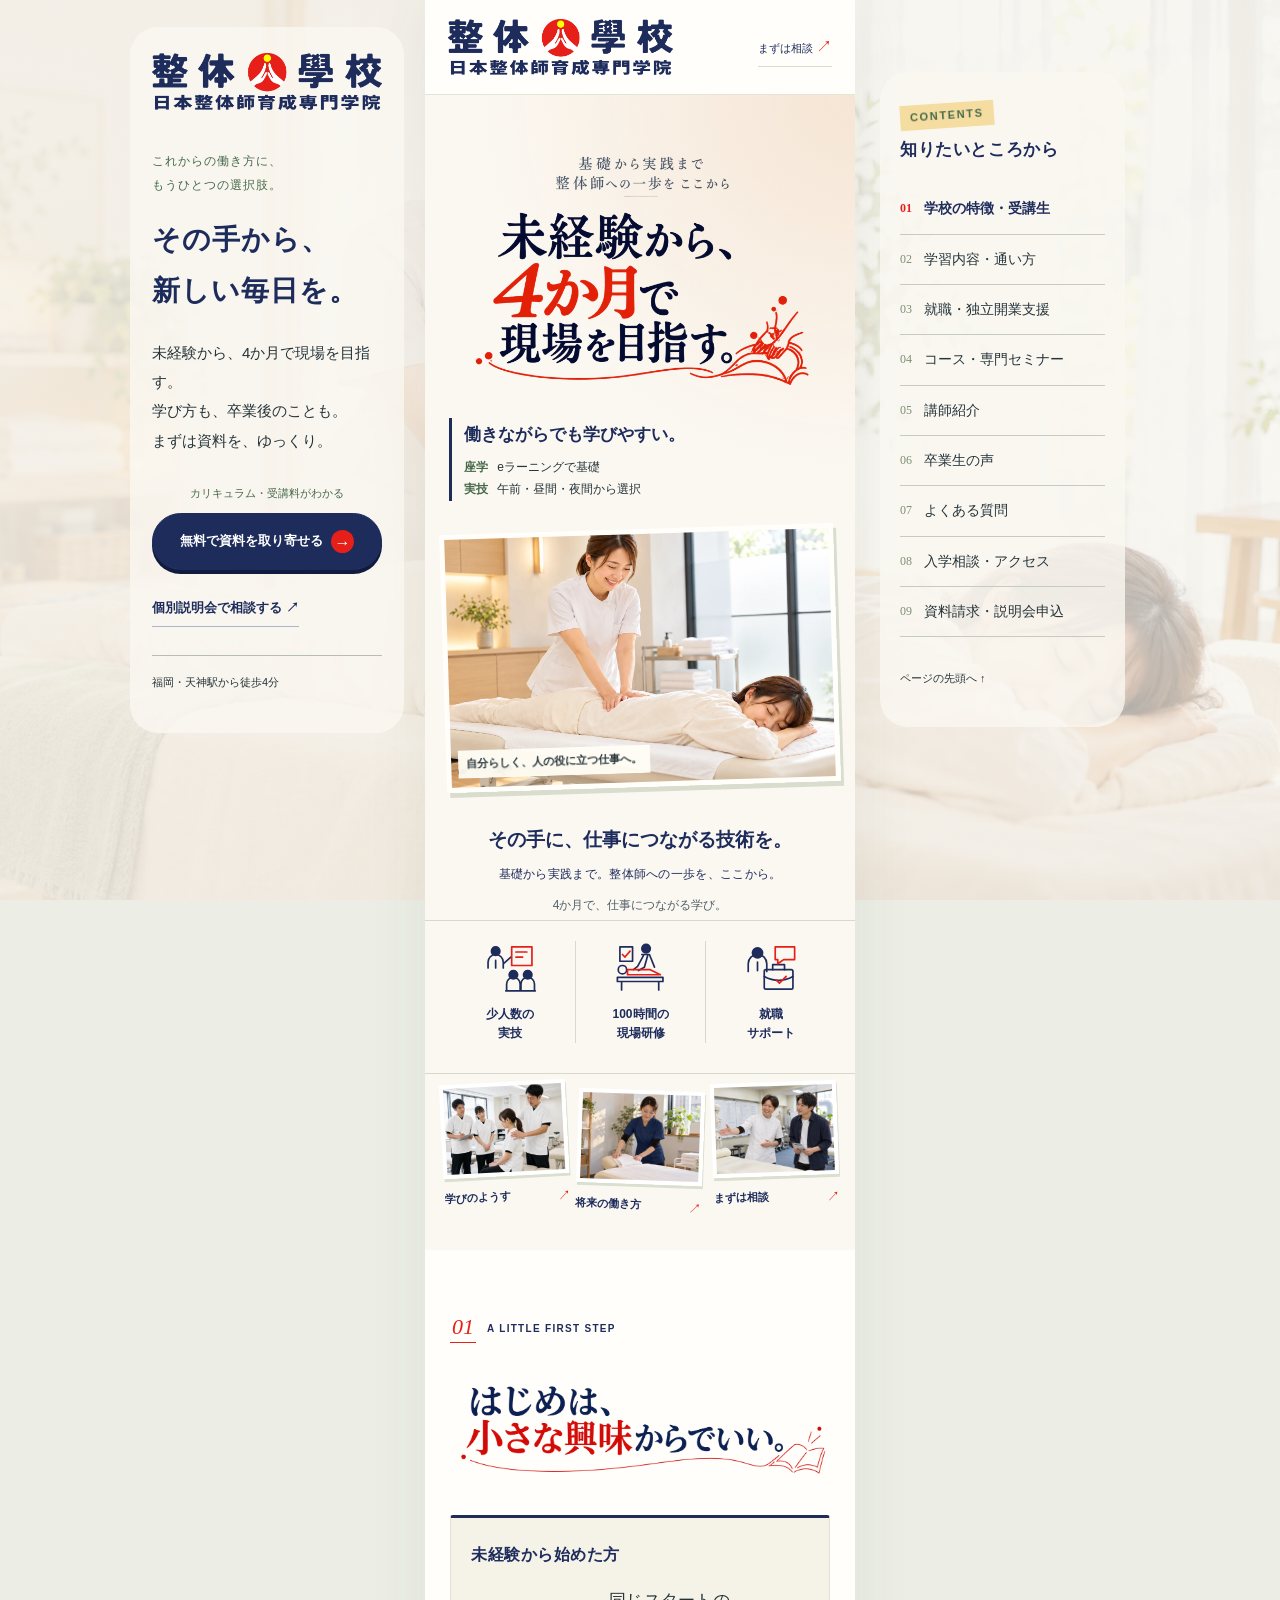
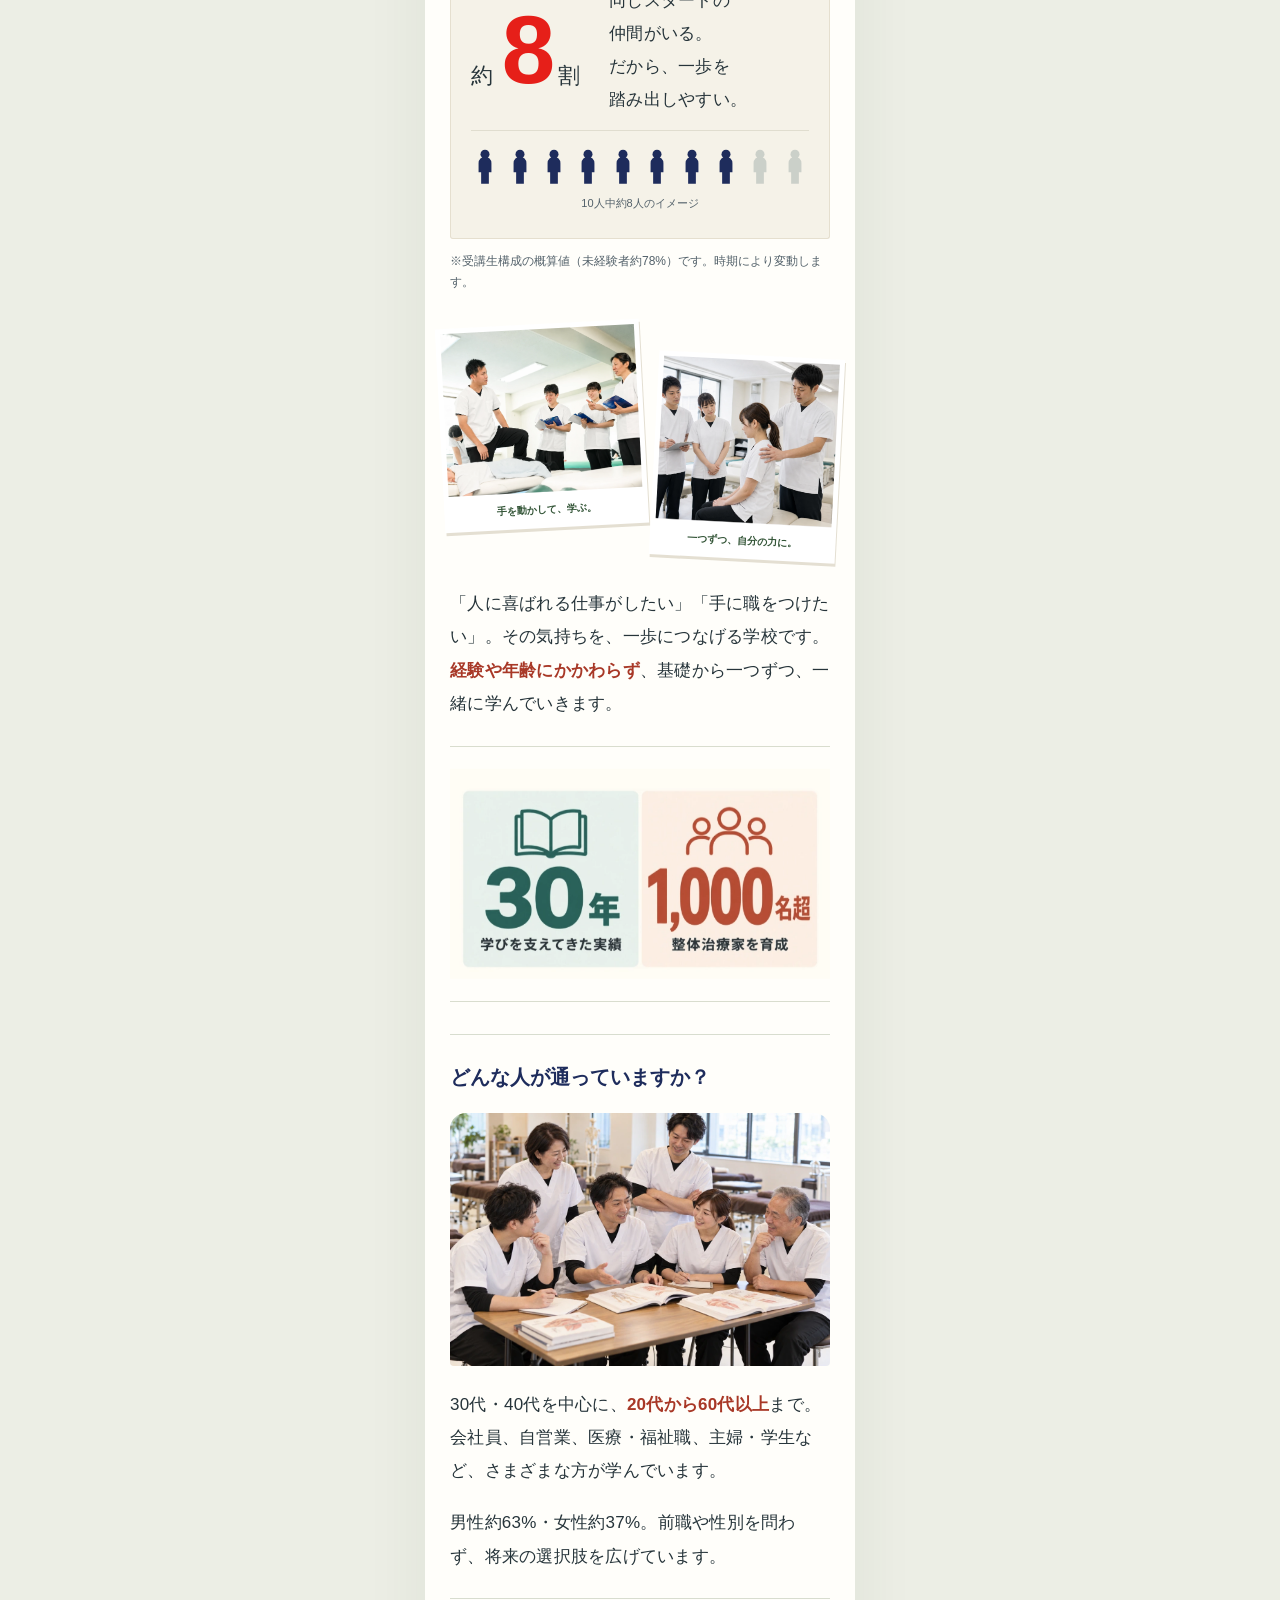
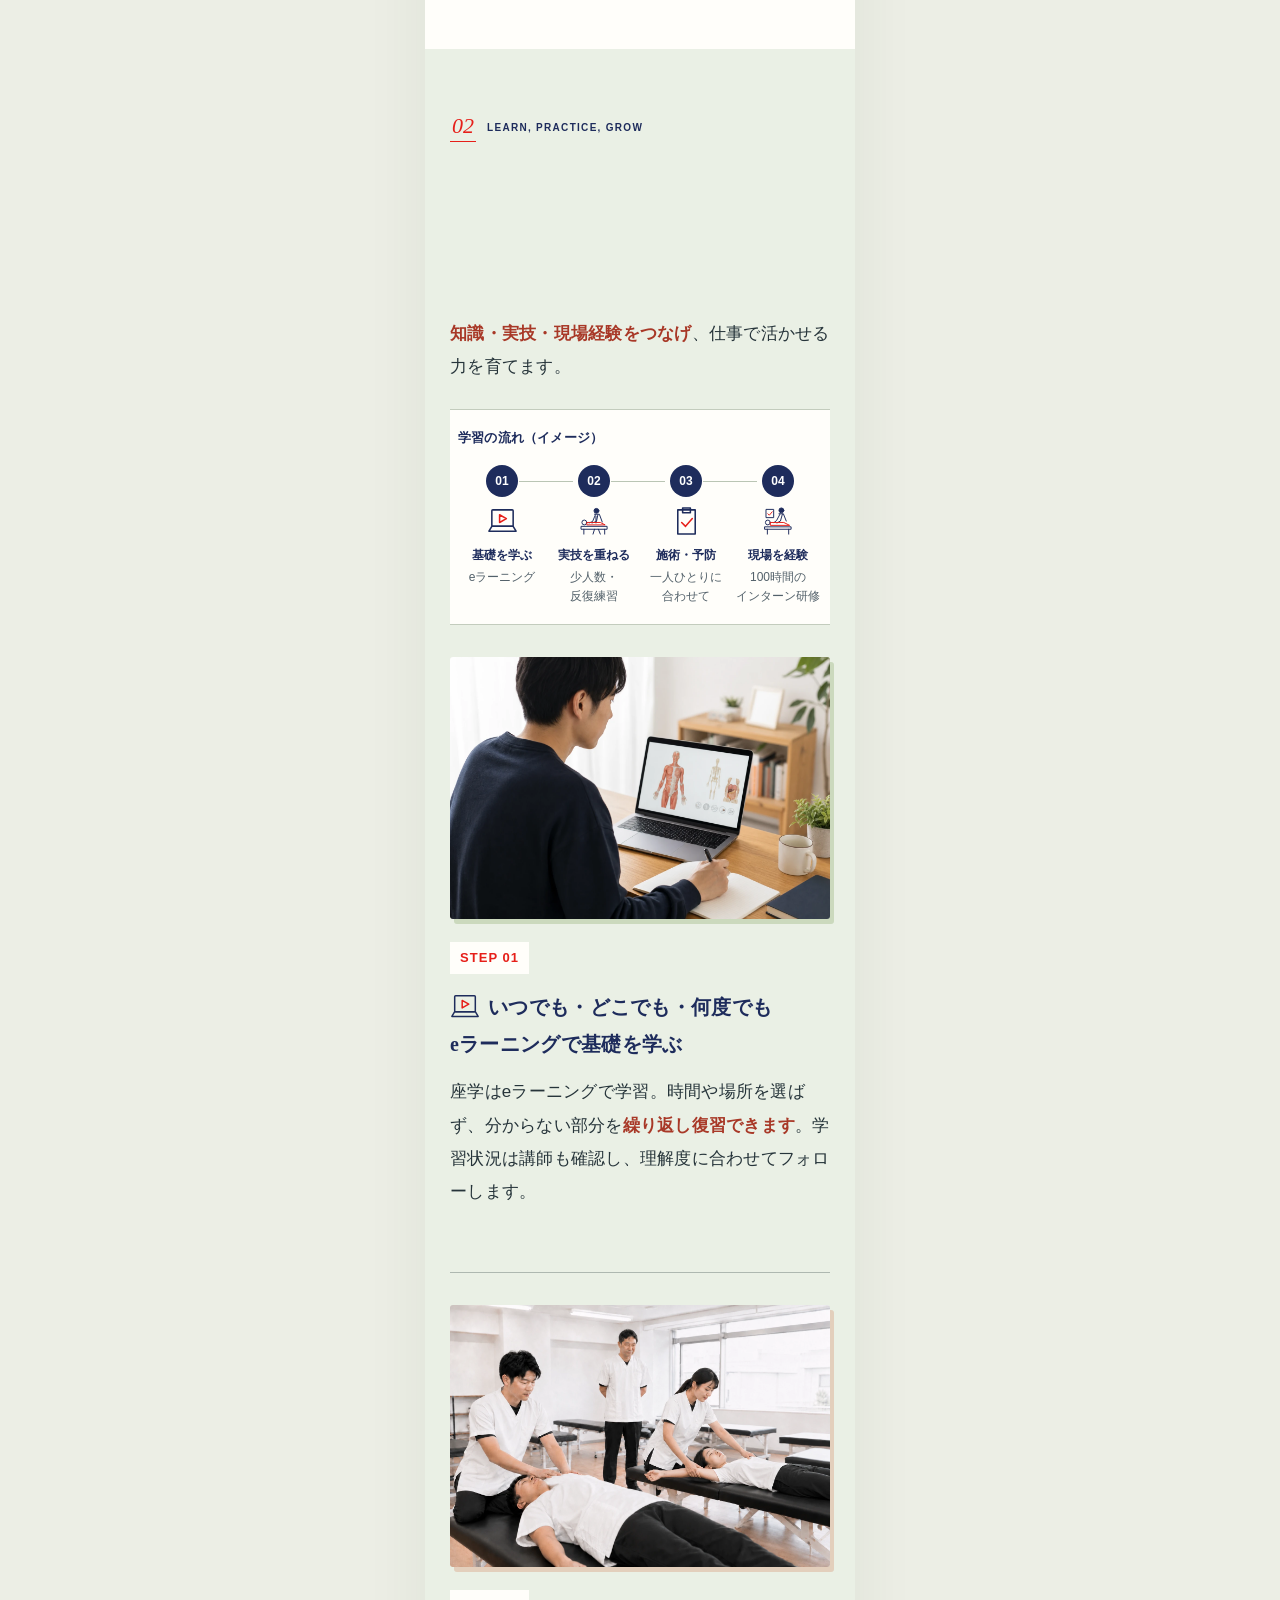
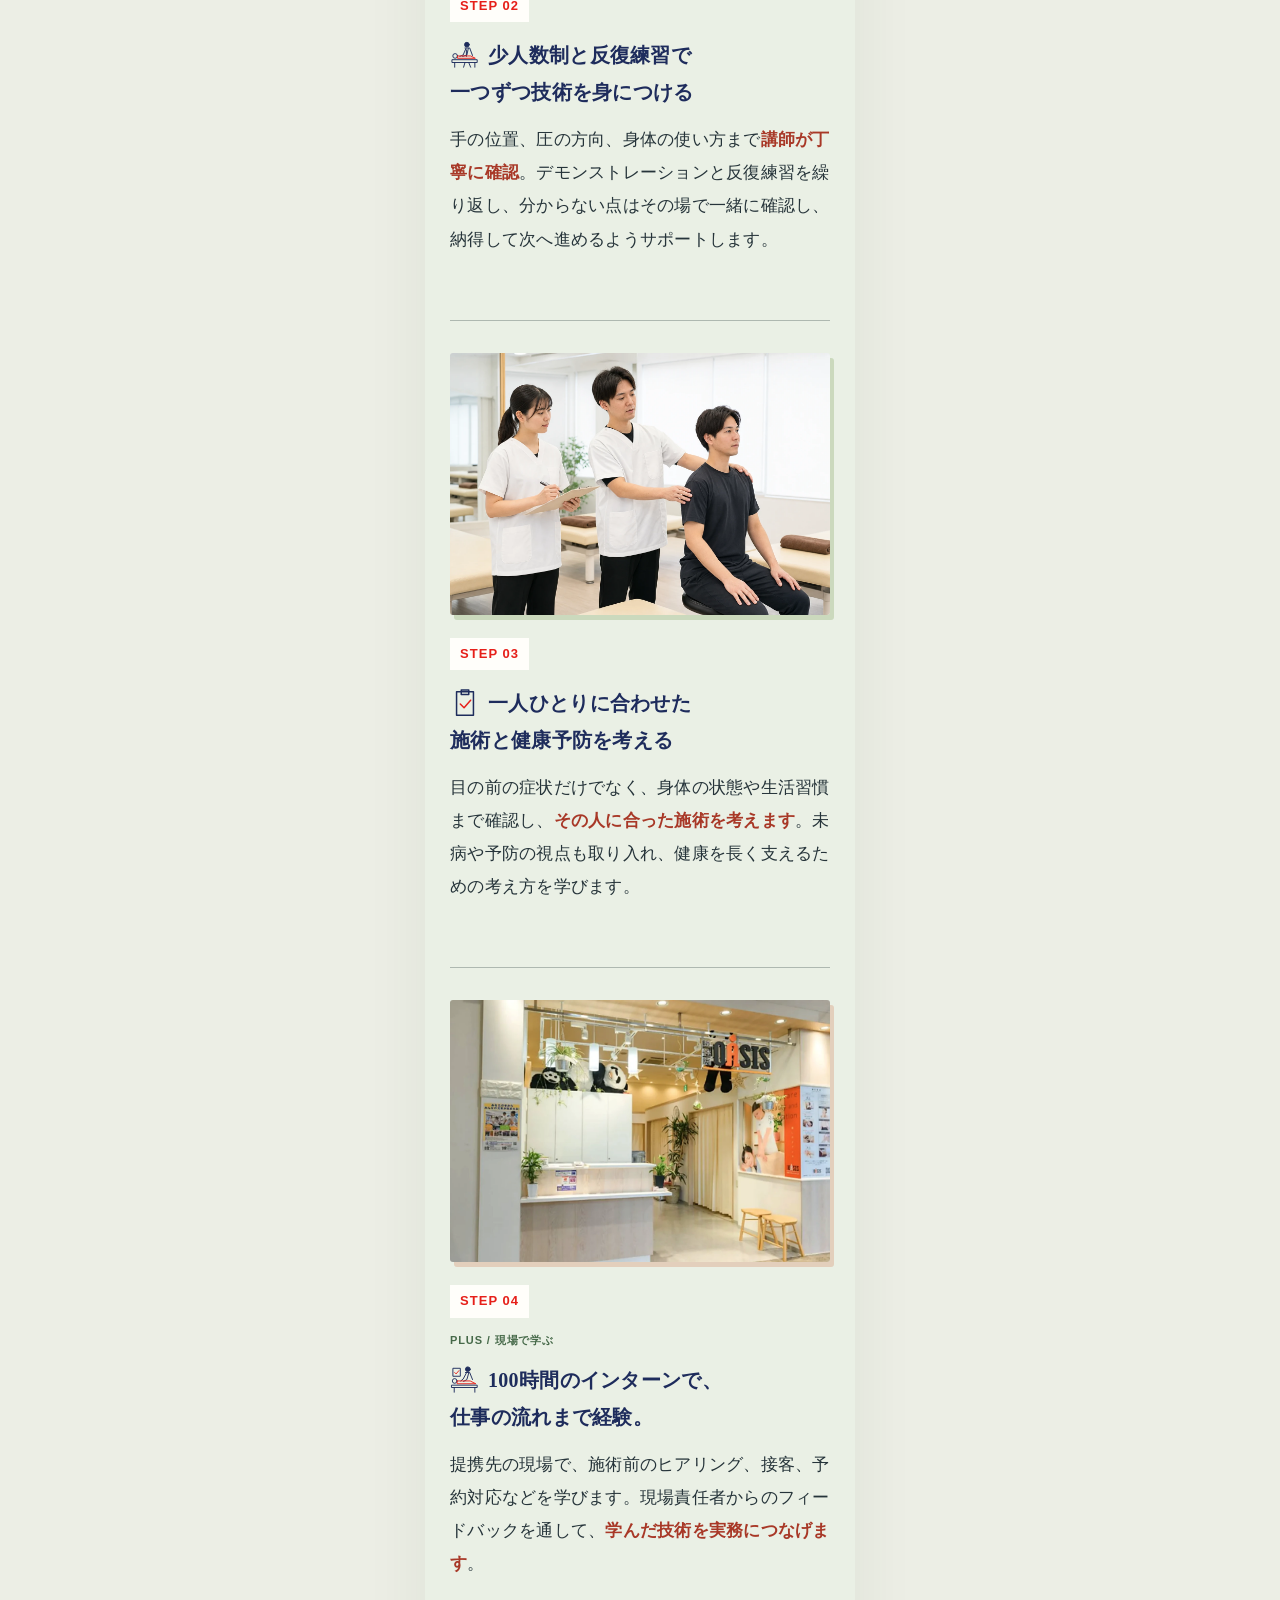
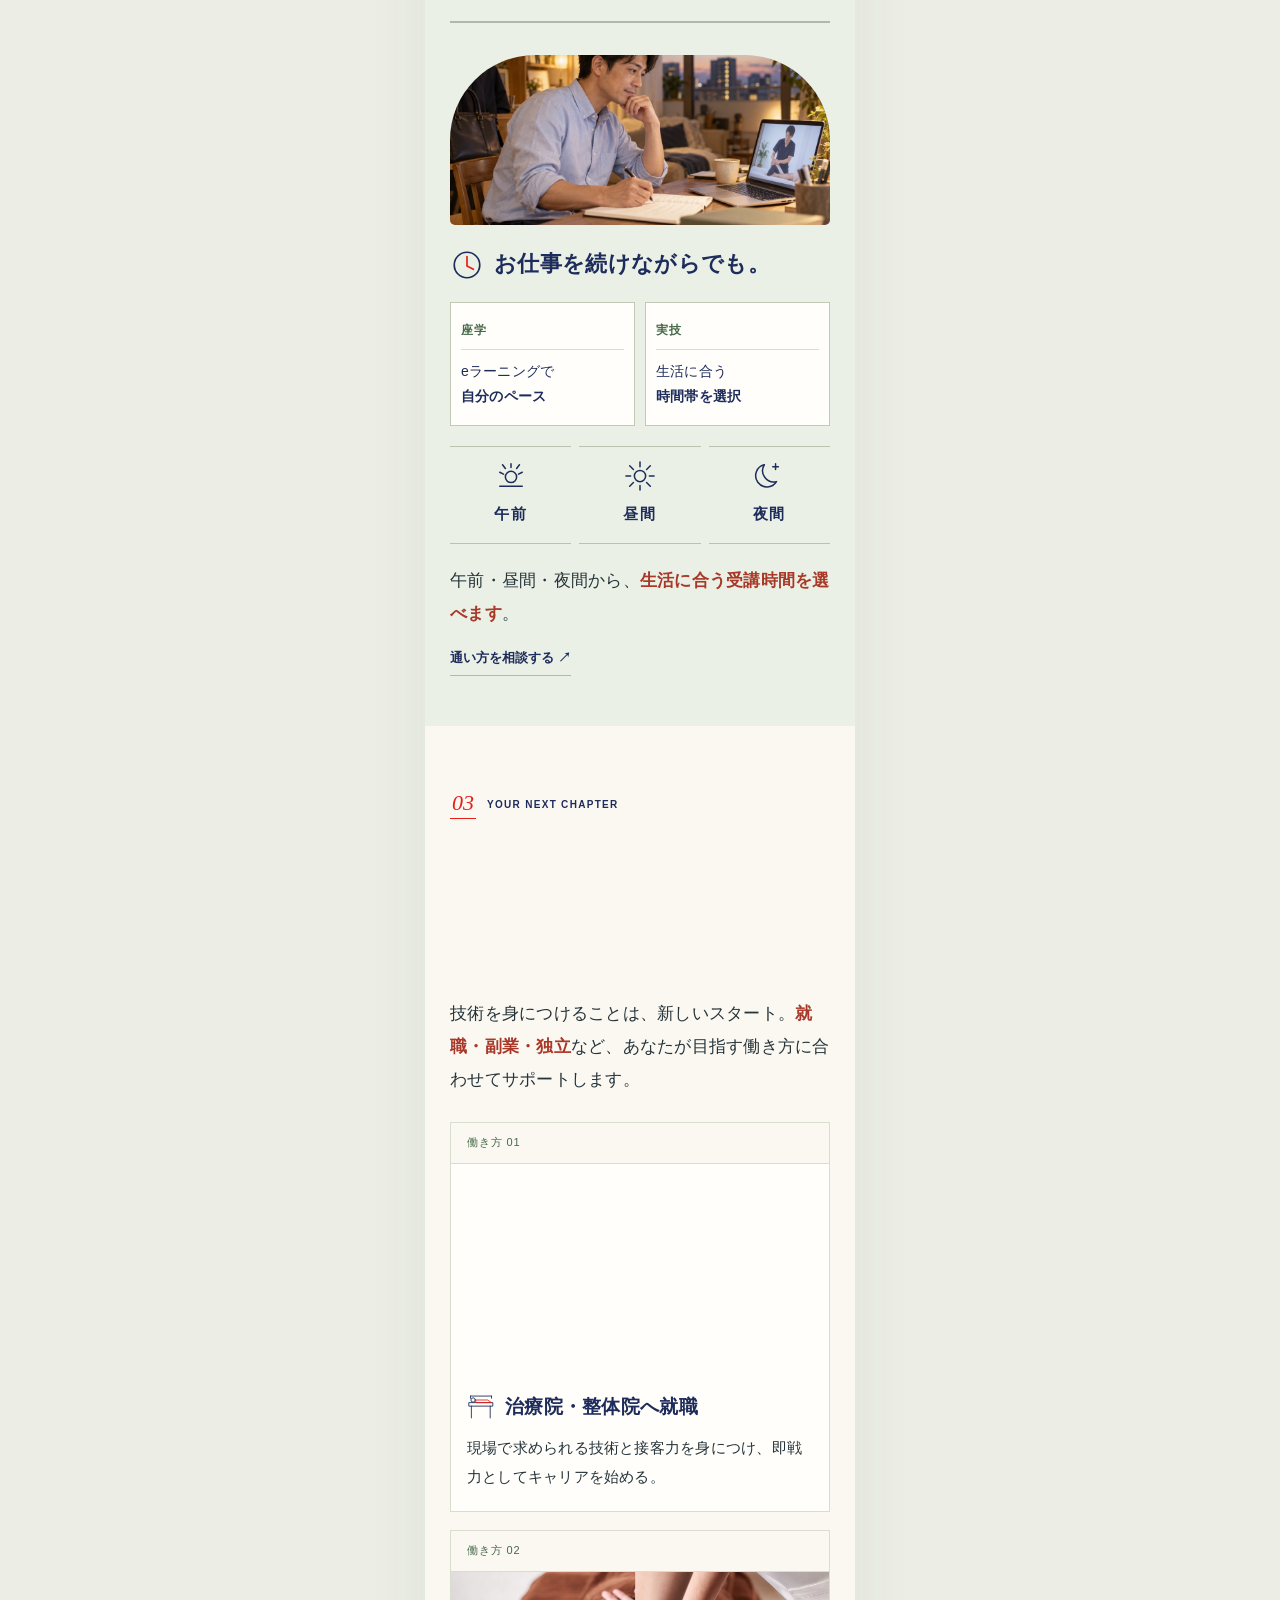
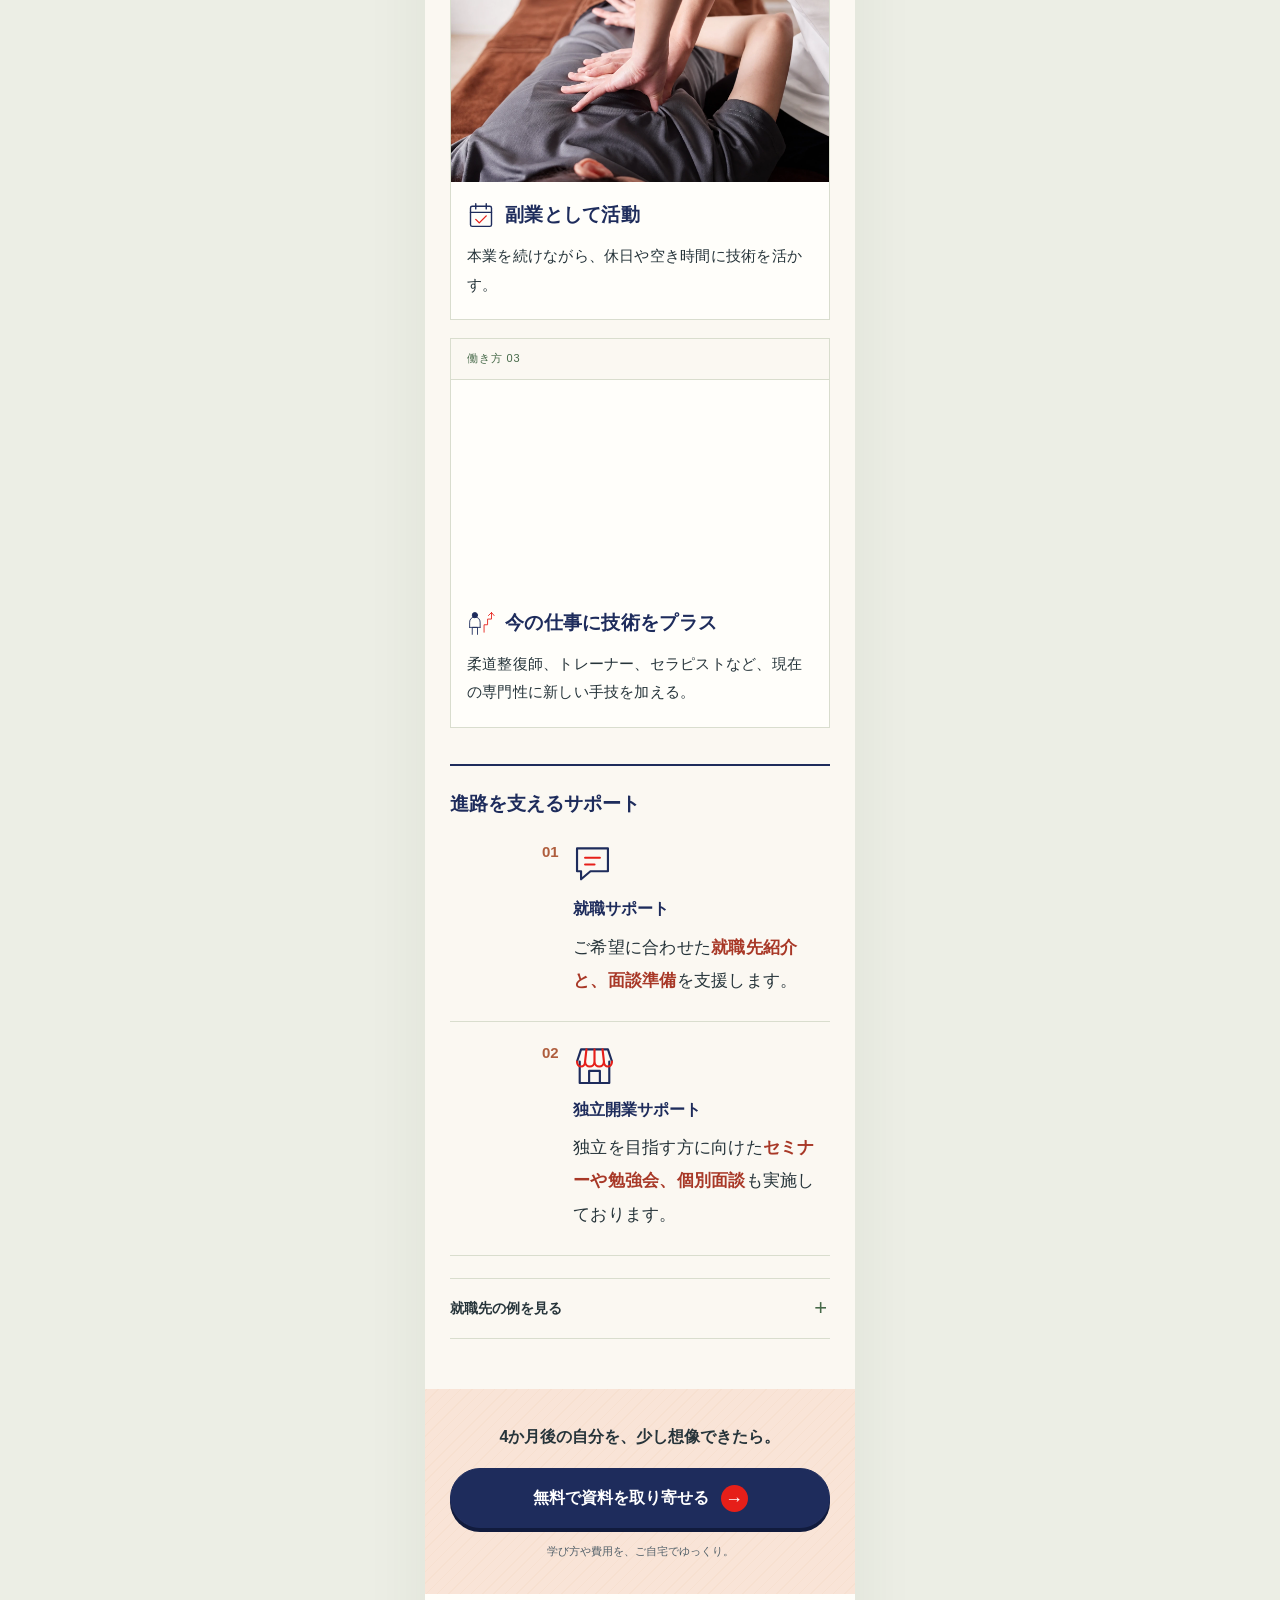
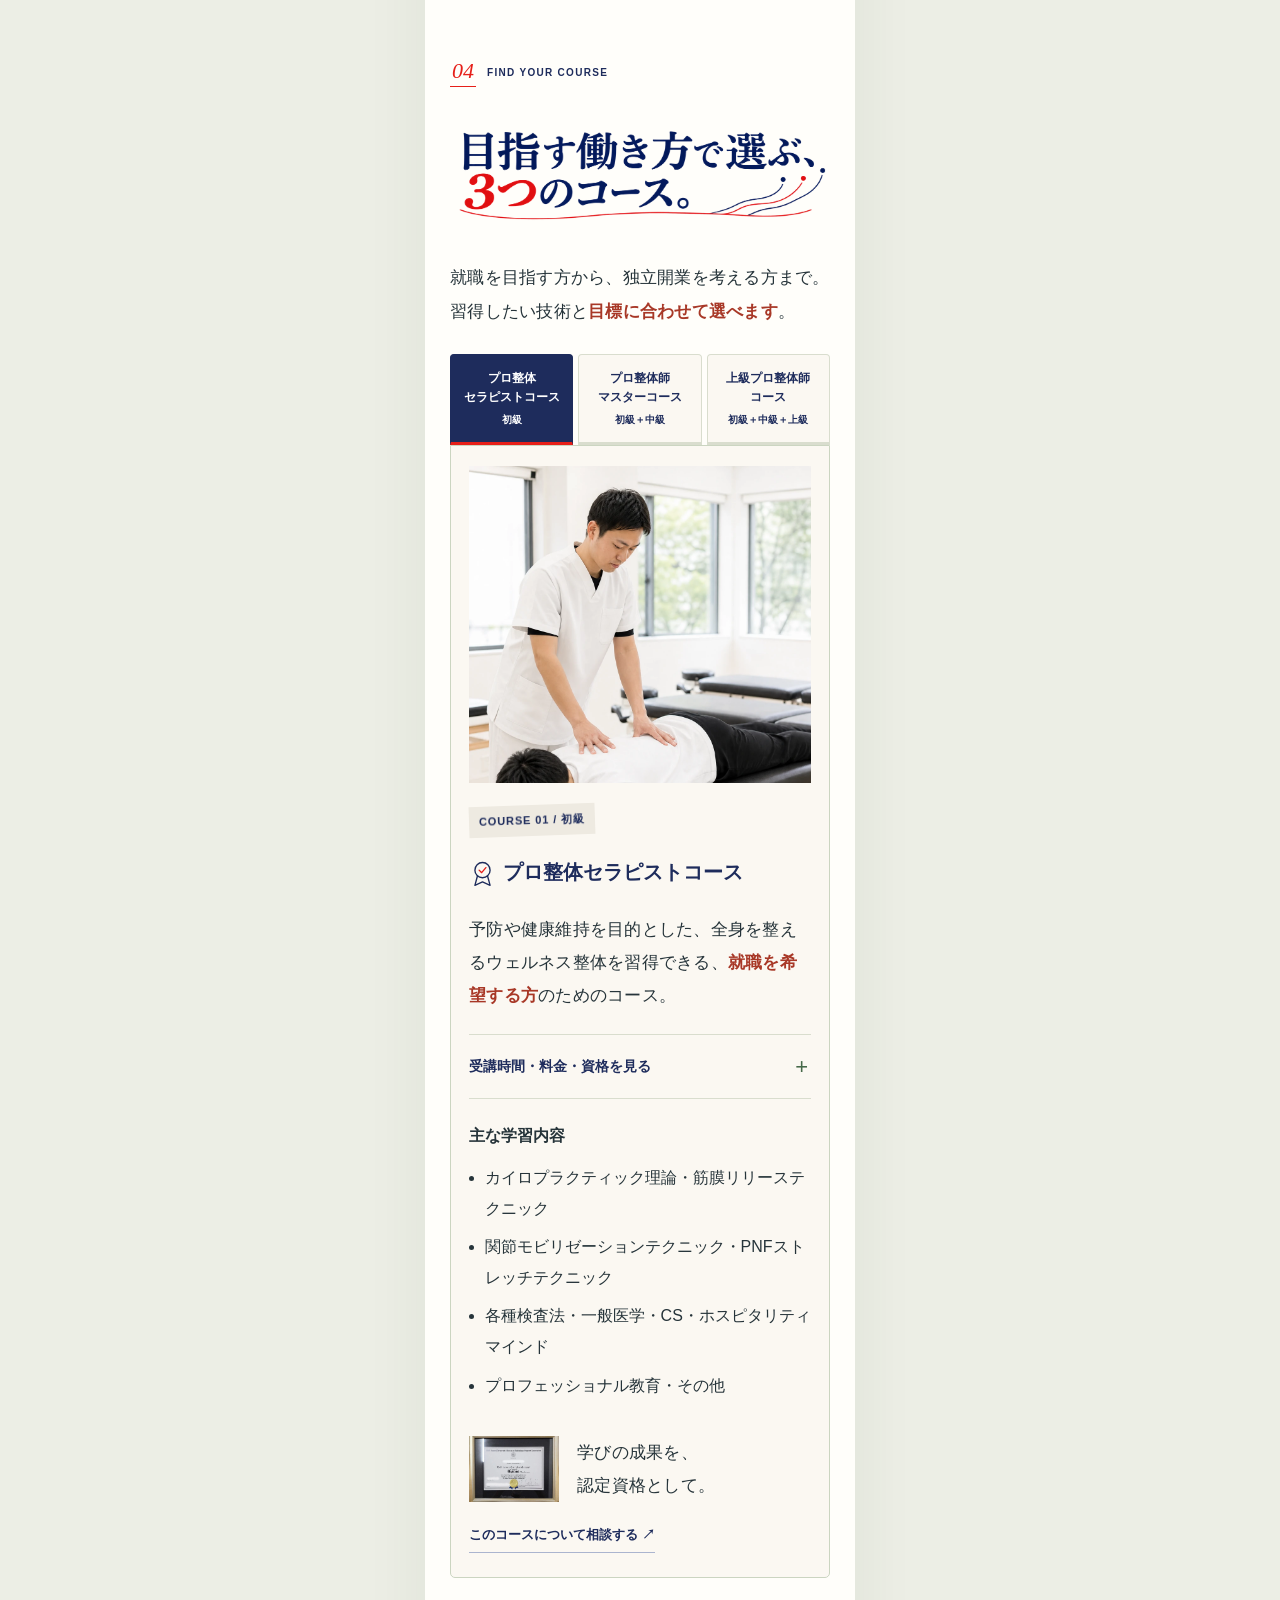
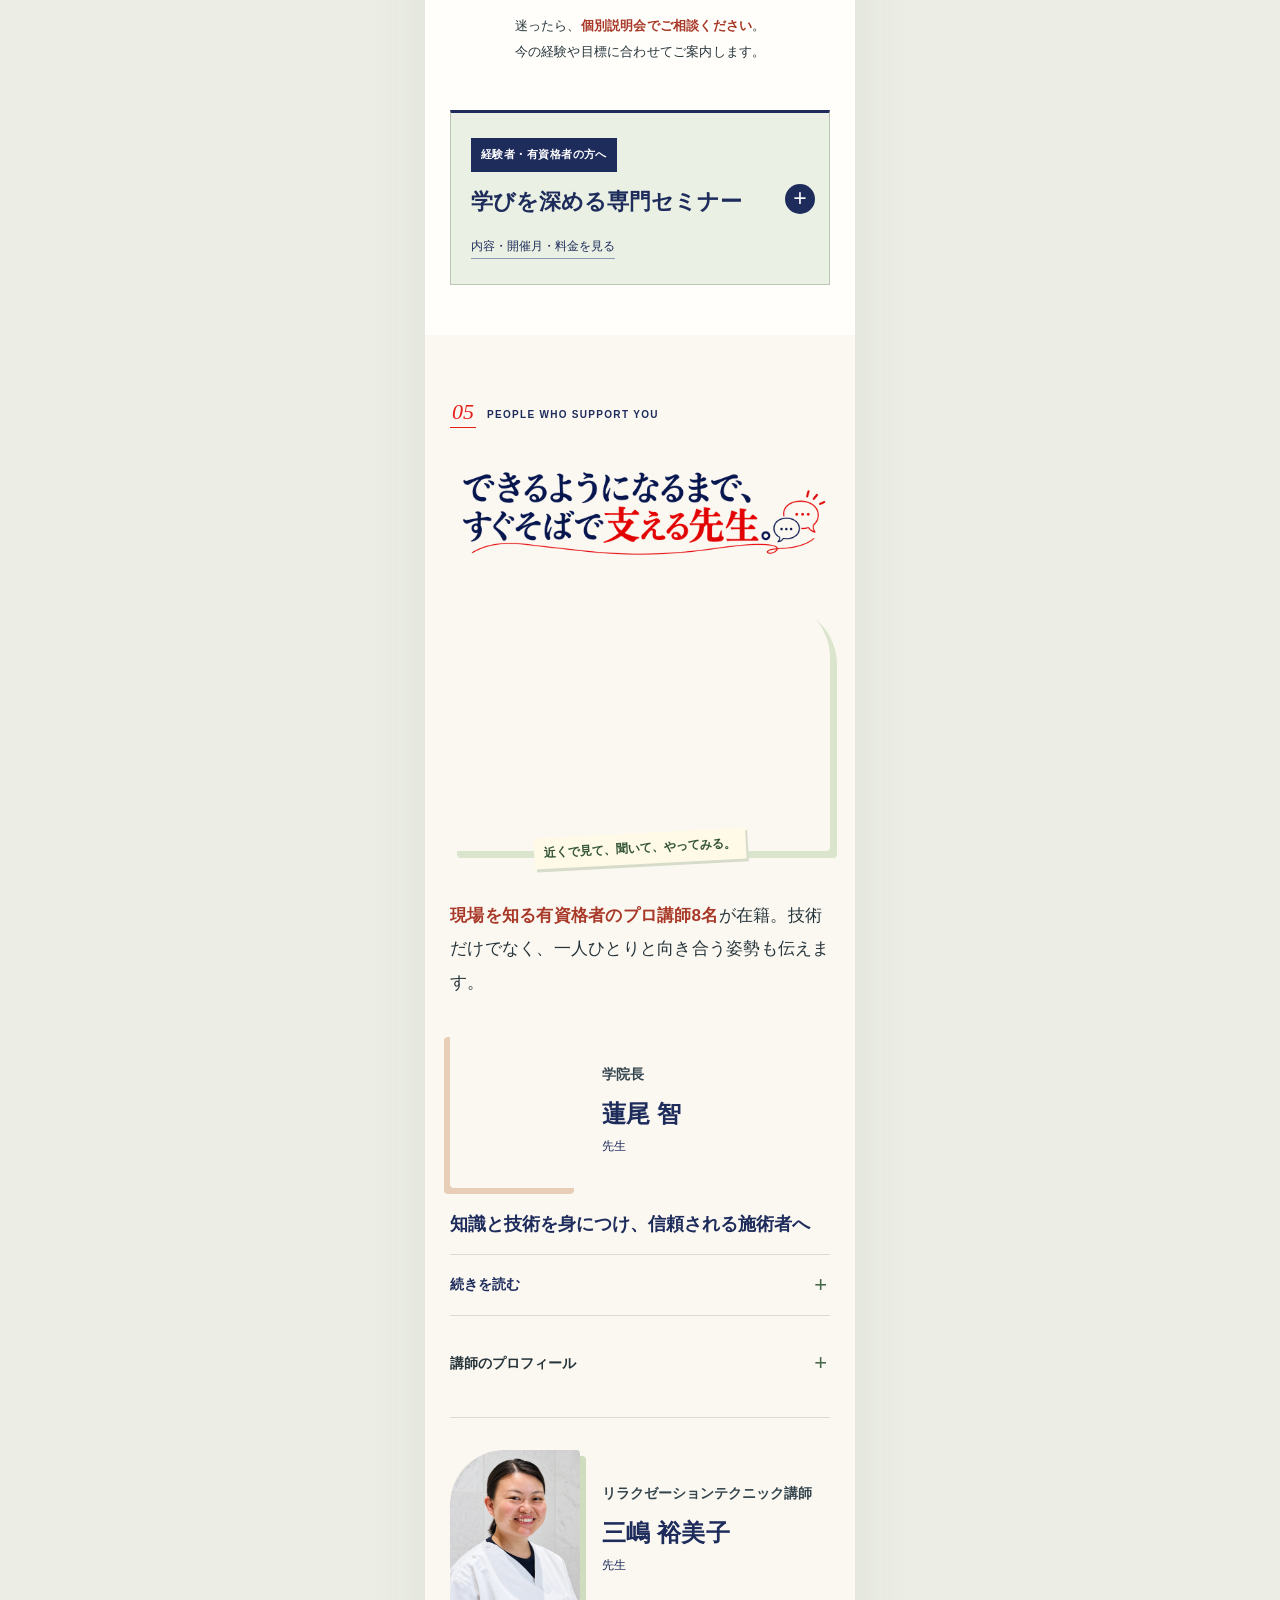
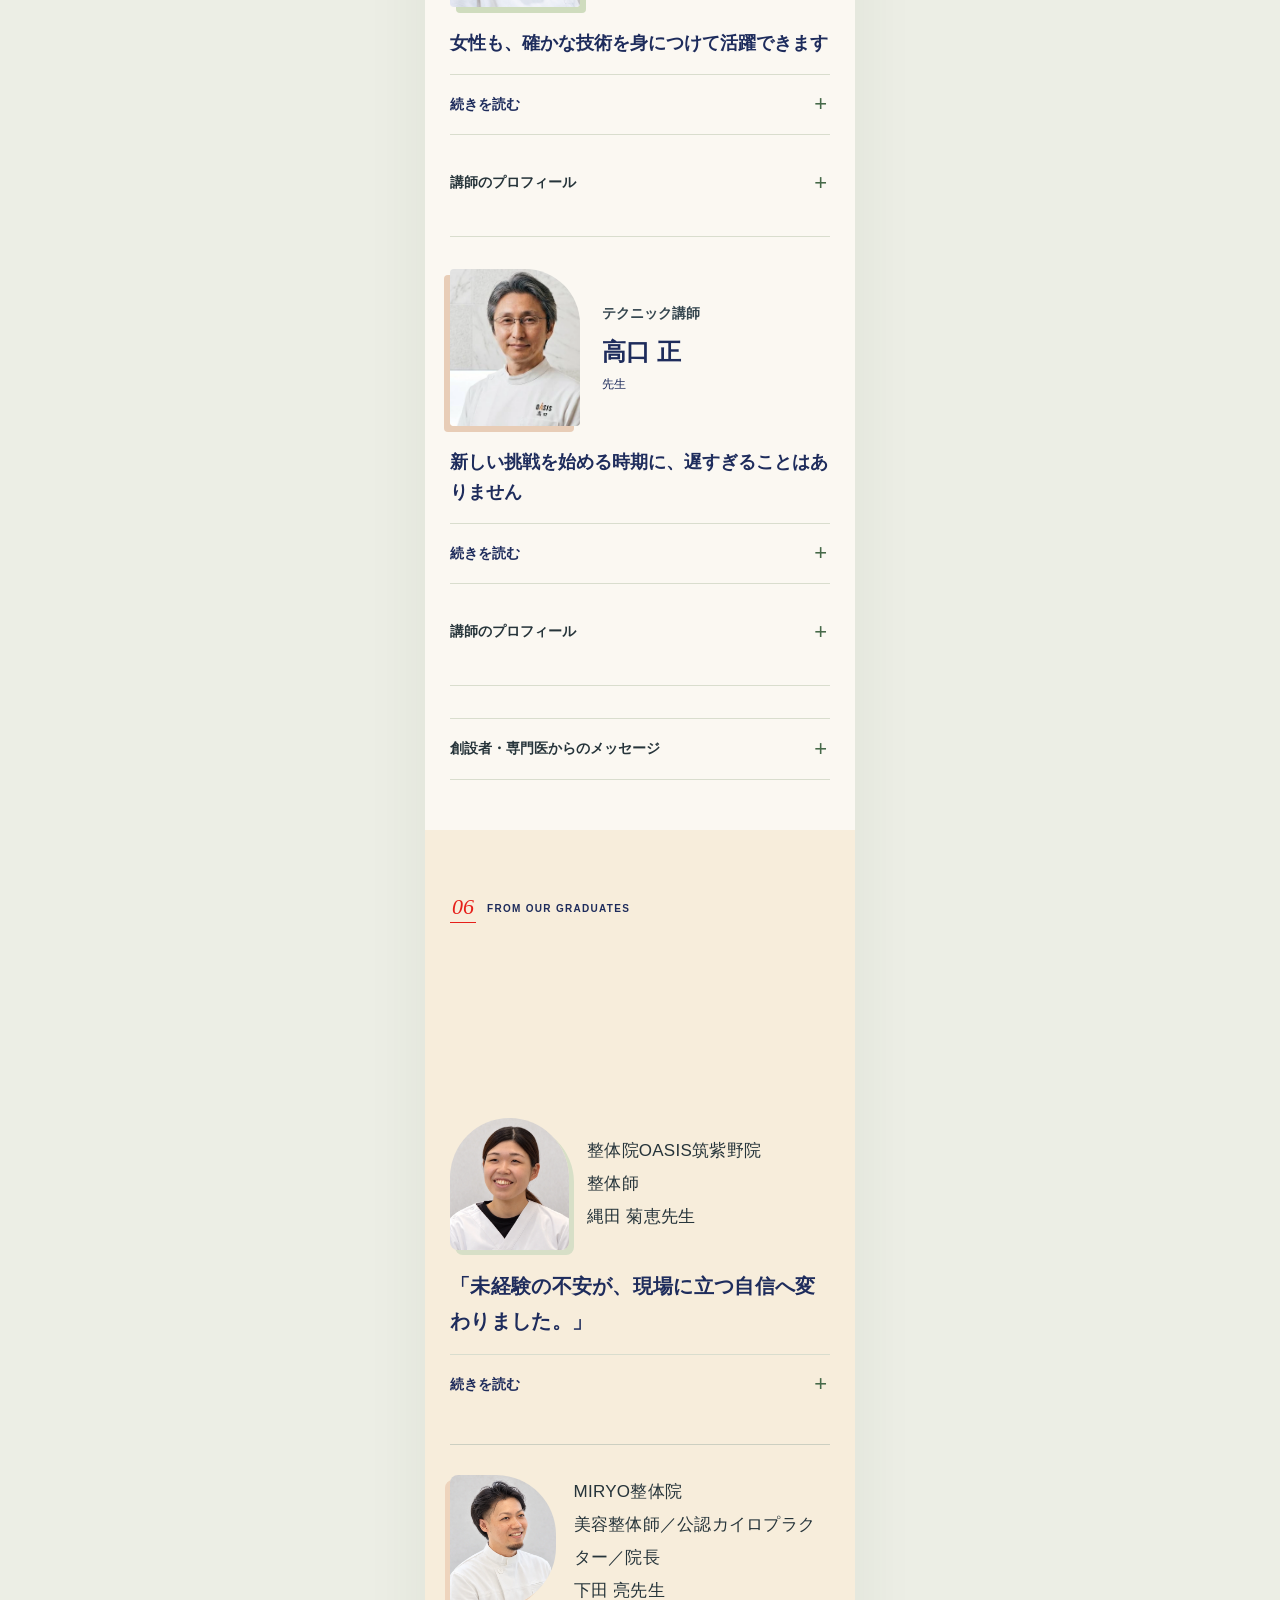
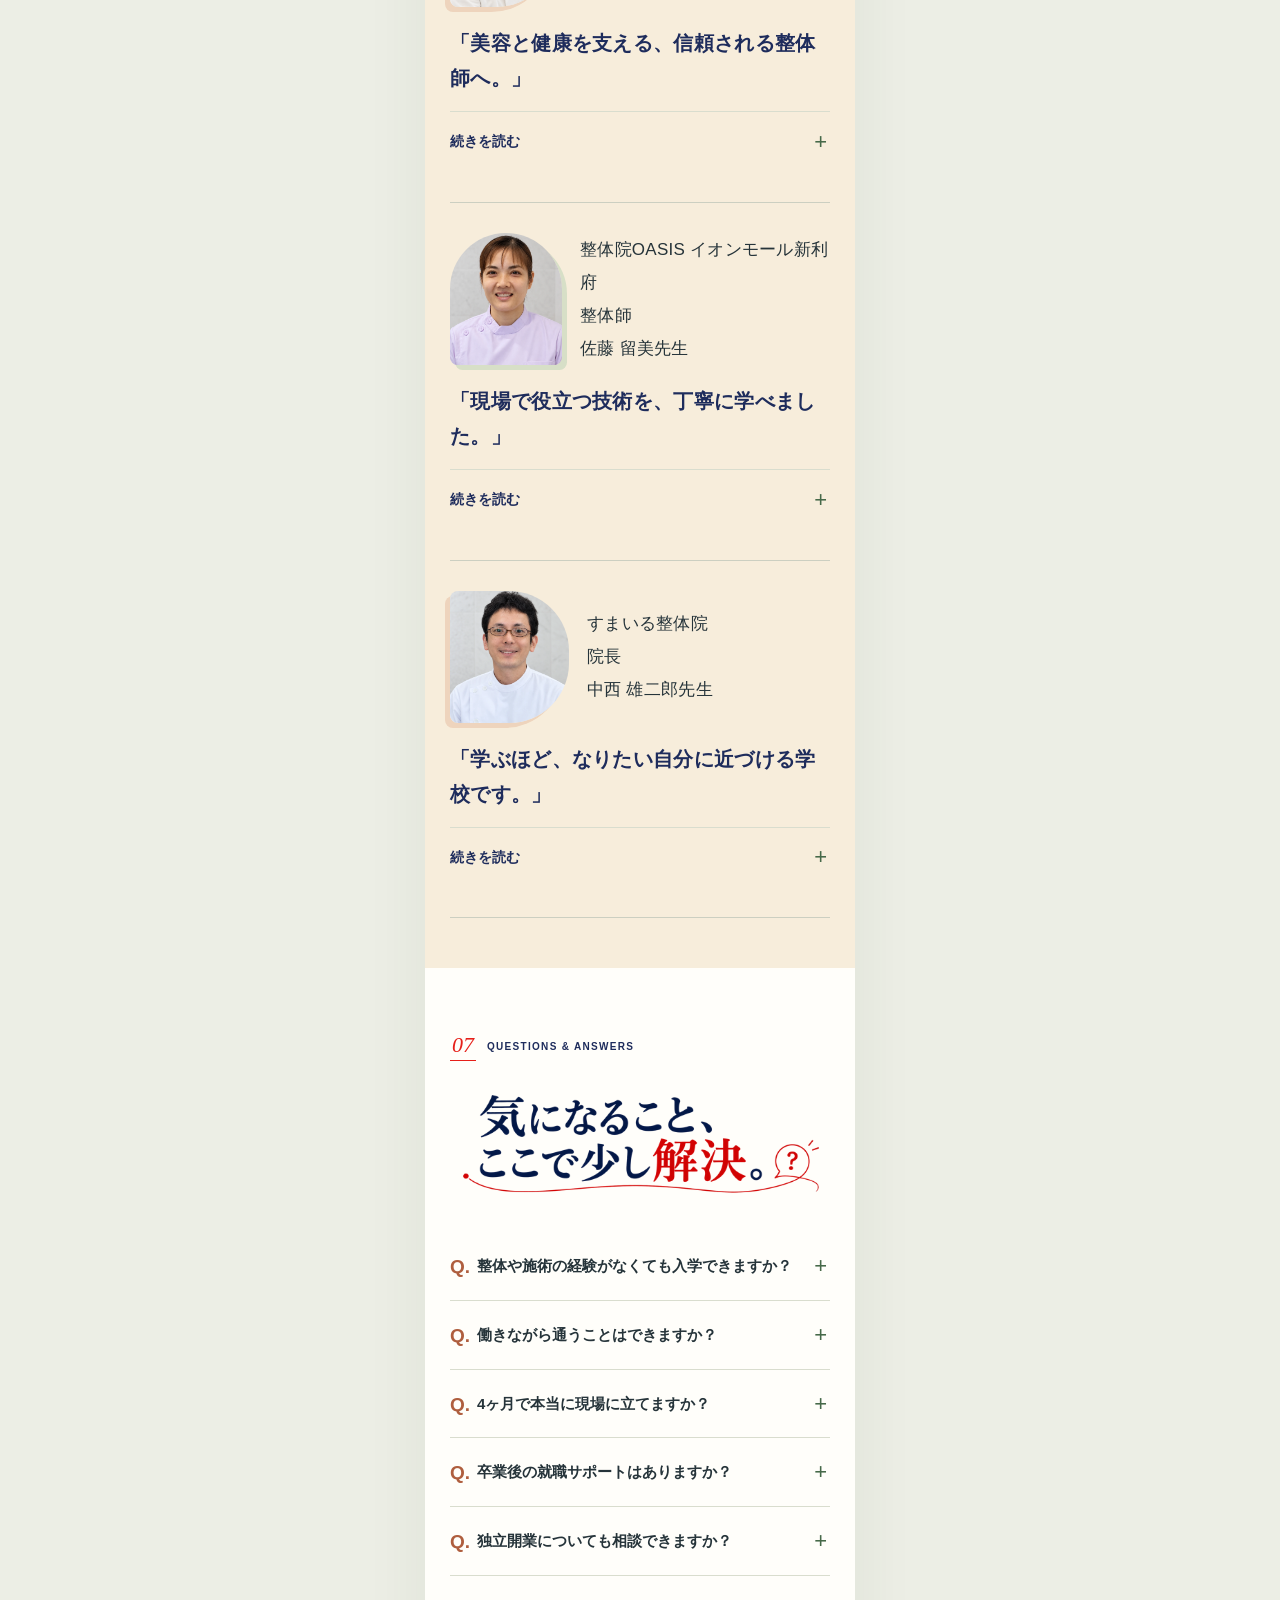
<file: index.html>
<!DOCTYPE html>

<html lang="ja"><head>
<!-- Google Tag Manager -->
<script>(function(w,d,s,l,i){w[l]=w[l]||[];w[l].push({'gtm.start':
new Date().getTime(),event:'gtm.js'});var f=d.getElementsByTagName(s)[0],
j=d.createElement(s),dl=l!='dataLayer'?'&l='+l:'';j.async=true;j.src=
'https://www.googletagmanager.com/gtm.js?id='+i+dl;f.parentNode.insertBefore(j,f);
})(window,document,'script','dataLayer','GTM-N3LWXKG5');</script>
<!-- End Google Tag Manager -->
<!-- Google tag (gtag.js) GA4 -->
<script async="" src="https://www.googletagmanager.com/gtag/js?id=G-VRVKX6JHLL"></script>
<script>
    window.dataLayer = window.dataLayer || [];
    function gtag(){dataLayer.push(arguments);}
    gtag('js', new Date());
    gtag('config', 'G-VRVKX6JHLL');
  </script>
<!-- End Google tag (gtag.js) GA4 -->
<meta charset="utf-8"/>
<meta content="width=device-width, initial-scale=1" name="viewport"/>
<meta content="福岡・天神の整体スクール「整体人学校」（日本整体師育成専門学院）。天神駅徒歩4分、未経験から4ヶ月で整体師を目指す方へ、少人数制実技、eラーニング、インターン、就職・独立開業支援をご案内します。" name="description"/>
<meta content="index,follow,max-image-preview:large,max-snippet:-1,max-video-preview:-1" name="robots"/>
<link href="https://tb-cc.jp/lp/" rel="canonical"/>
<meta content="福岡の整体スクール・整体学校｜未経験から4ヶ月で整体師へ｜整体人学校" property="og:title"/>
<meta content="福岡・天神の整体スクール「整体人学校」（日本整体師育成専門学院）。天神駅徒歩4分、未経験から4ヶ月で整体師を目指す方へ、少人数制実技、eラーニング、インターン、就職・独立開業支援をご案内します。" property="og:description"/>
<meta content="website" property="og:type"/>
<meta content="https://tb-cc.jp/lp/" property="og:url"/>
<meta content="日本整体師育成専門学院" property="og:site_name"/>
<meta content="ja_JP" property="og:locale"/>
<meta content="https://tb-cc.jp/lp/images/assets/hero/top-treatment-selected-20260716.webp" property="og:image"/>
<meta content="https://tb-cc.jp/lp/images/assets/hero/top-treatment-selected-20260716.webp" property="og:image:secure_url"/>
<meta content="image/webp" property="og:image:type"/>
<meta content="1448" property="og:image:width"/>
<meta content="1086" property="og:image:height"/>
<meta content="日本整体師育成専門学院の実技授業" property="og:image:alt"/>
<meta content="summary_large_image" name="twitter:card"/>
<meta content="福岡の整体スクール・整体学校｜未経験から4ヶ月で整体師へ｜整体人学校" name="twitter:title"/>
<meta content="福岡・天神の整体スクール「整体人学校」（日本整体師育成専門学院）。天神駅徒歩4分、未経験から4ヶ月で整体師を目指す方へ、少人数制実技、eラーニング、インターン、就職・独立開業支援をご案内します。" name="twitter:description"/>
<meta content="https://tb-cc.jp/lp/images/assets/hero/top-treatment-selected-20260716.webp" name="twitter:image"/>
<meta content="日本整体師育成専門学院の実技授業" name="twitter:image:alt"/>
<link href="favicon.webp?v=20260806-favicon" rel="icon" sizes="277x277" type="image/webp"/>
<link as="image" fetchpriority="high" href="images/hero-stylish-clinic-v20-20261014.webp?v=20261014-clinic" rel="preload"/>
<link href="//www.googletagmanager.com" rel="dns-prefetch"/>
<title>整体を仕事に。学びが見える | 日本整体師育成専門学院</title>
<link href="styles.css?v=20261013-v17-mats-opacity80" rel="stylesheet"/>
<script defer="" src="app.js?v=20261014-v21-hero-brush"></script>
<link href="scroll-effects.css?v=20261014-v20-scroll" rel="stylesheet"/>
<link href="content-refinement.css?v=20261014-v20-phone" rel="stylesheet"/>
<link href="course-tabs.css?v=20261014-v20-face" rel="stylesheet"/>
<script defer="" src="course-tabs.js?v=20261014-v21-tabs"></script>
<script defer="" src="scroll-effects.js?v=20261014-v20-scroll"></script>
<script type="application/ld+json">{"@context": "https://schema.org", "@graph": [{"@type": "WebSite", "@id": "https://tb-cc.jp/lp/#website", "url": "https://tb-cc.jp/lp/", "name": "日本整体師育成専門学院", "alternateName": ["整体人学校", "整体人學校"], "inLanguage": "ja-JP", "publisher": {"@id": "https://tb-cc.jp/lp/#organization"}}, {"@type": "WebPage", "@id": "https://tb-cc.jp/lp/#webpage", "url": "https://tb-cc.jp/lp/", "name": "福岡の整体スクール・整体学校｜未経験から4ヶ月で整体師へ｜整体人学校", "description": "福岡・天神の整体スクール「整体人学校」（日本整体師育成専門学院）。天神駅徒歩4分、未経験から4ヶ月で整体師を目指す方へ、少人数制実技、eラーニング、インターン、就職・独立開業支援をご案内します。", "isPartOf": {"@id": "https://tb-cc.jp/lp/#website"}, "about": {"@id": "https://tb-cc.jp/lp/#organization"}, "mainEntity": {"@id": "https://tb-cc.jp/lp/#organization"}, "primaryImageOfPage": {"@type": "ImageObject", "url": "https://tb-cc.jp/lp/images/assets/hero/top-treatment-selected-20260716.webp", "width": 1448, "height": 1086}, "inLanguage": "ja-JP"}, {"@type": "EducationalOrganization", "@id": "https://tb-cc.jp/lp/#organization", "name": "日本整体師育成専門学院", "alternateName": ["整体人学校", "整体人學校"], "legalName": "株式会社TBCC", "url": "https://tb-cc.jp/lp/", "logo": {"@type": "ImageObject", "url": "https://tb-cc.jp/lp/images/media-logos/seitai-daigaku-logo-fix.webp", "width": 3438, "height": 858}, "image": "https://tb-cc.jp/lp/images/assets/hero/top-treatment-selected-20260716.webp", "description": "福岡・天神駅徒歩4分。未経験から4ヶ月で整体師を目指す、少人数制実技と現場研修を行う整体スクールです。", "telephone": "0120-43-0556", "email": "tenjin@tb-cc.com", "address": {"@type": "PostalAddress", "streetAddress": "天神3-1-16 橋口ビル4F", "addressLocality": "福岡市中央区", "addressRegion": "福岡県", "addressCountry": "JP"}, "areaServed": [{"@type": "City", "name": "福岡市"}, {"@type": "AdministrativeArea", "name": "福岡県"}], "contactPoint": {"@type": "ContactPoint", "telephone": "0120-43-0556", "contactType": "admissions", "availableLanguage": "ja"}, "priceRange": "48万円〜144万円（税抜）", "knowsAbout": ["整体", "カイロプラクティック", "整体師育成", "筋膜リリース", "PNFストレッチ", "独立開業支援"]}, {"@type": "FAQPage", "@id": "https://tb-cc.jp/lp/#faq", "isPartOf": {"@id": "https://tb-cc.jp/lp/#webpage"}, "mainEntity": [{"@type": "Question", "name": "整体や施術の経験がなくても入学できますか？", "acceptedAnswer": {"@type": "Answer", "text": "未経験から安心して学べるカリキュラムです。基礎知識と基本手技から段階的に学び、必要な知識と技術を一つひとつ身につけていきます。"}}, {"@type": "Question", "name": "働きながら通うことはできますか？", "acceptedAnswer": {"@type": "Answer", "text": "午前・昼間・夜間から、お仕事に合わせて受講時間をお選びいただけます。"}}, {"@type": "Question", "name": "4ヶ月で本当に現場に立てますか？", "acceptedAnswer": {"@type": "Answer", "text": "少人数の反復実技と現場研修を組み合わせ、即戦力化を目指します。ただし、到達度は受講状況や個人差によって異なります。"}}, {"@type": "Question", "name": "卒業後の就職サポートはありますか？", "acceptedAnswer": {"@type": "Answer", "text": "系列・提携治療院への紹介や、面談準備などを通してサポートします。ご希望を丁寧に伺い、一人ひとりに合った進路をご提案します。"}}, {"@type": "Question", "name": "独立開業についても相談できますか？", "acceptedAnswer": {"@type": "Answer", "text": "独立を目指す方に向けたセミナー、勉強会、個別面談を実施しています。まずは目指したい働き方をお聞かせください。"}}]}, {"@type": "ItemList", "@id": "https://tb-cc.jp/lp/#course-list", "name": "日本整体師育成専門学院のコース一覧", "itemListElement": [{"@type": "ListItem", "position": 1, "url": "https://tb-cc.jp/lp/#panel-casual", "item": {"@type": "Course", "@id": "https://tb-cc.jp/lp/#course-casual", "url": "https://tb-cc.jp/lp/#panel-casual", "name": "プロ整体セラピストコース", "description": "全身を整えるウェルネス整体を習得し、就職を目指す初級コース。", "provider": {"@id": "https://tb-cc.jp/lp/#organization"}, "inLanguage": "ja-JP", "timeRequired": "PT310H", "educationalCredentialAwarded": "NPO法人日本整体療法技術支援協会認定 プロ整体セラピスト認定証書"}}, {"@type": "ListItem", "position": 2, "url": "https://tb-cc.jp/lp/#panel-basic", "item": {"@type": "Course", "@id": "https://tb-cc.jp/lp/#course-basic", "url": "https://tb-cc.jp/lp/#panel-basic", "name": "プロ整体師マスターコース", "description": "ウェルネス整体とアクチベータテクニックを習得する初級・中級コース。", "provider": {"@id": "https://tb-cc.jp/lp/#organization"}, "inLanguage": "ja-JP", "timeRequired": "PT440H", "educationalCredentialAwarded": "NPO法人日本整体療法技術支援協会認定 プロ整体師認定証書"}}, {"@type": "ListItem", "position": 3, "url": "https://tb-cc.jp/lp/#panel-professional", "item": {"@type": "Course", "@id": "https://tb-cc.jp/lp/#course-professional", "url": "https://tb-cc.jp/lp/#panel-professional", "name": "上級プロ整体師コース", "description": "整体とカイロプラクティックを総合的に習得し、独立開業を目指す上級コース。", "provider": {"@id": "https://tb-cc.jp/lp/#organization"}, "inLanguage": "ja-JP", "timeRequired": "PT670H", "educationalCredentialAwarded": "NPO法人日本整体療法技術支援協会認定 上級プロ整体師認定証書"}}, {"@type": "ListItem", "position": 4, "url": "https://tb-cc.jp/lp/#panel-license-basic", "item": {"@type": "Course", "name": "整体・カイロプラクティック基本テクニック", "description": "自費施術の幅を広げたい方へ。まずは1か月・計12時間で基本テクニックを学びます。専門セミナーをご希望の方も、最初にこの基本セミナーをご受講ください。", "provider": {"@id": "https://tb-cc.jp/lp/#organization"}, "timeRequired": "PT12H"}}, {"@type": "ListItem", "position": 5, "url": "https://tb-cc.jp/lp/#panel-license-myofascial", "item": {"@type": "Course", "name": "筋筋膜リリーステクニック", "description": "筋筋膜リリーステクニックを学ぶ専門セミナーです。基本を土台に学びを深め、自費施術に活かせる技術の幅を広げます。", "provider": {"@id": "https://tb-cc.jp/lp/#organization"}, "timeRequired": "PT24H"}}, {"@type": "ListItem", "position": 6, "url": "https://tb-cc.jp/lp/#panel-license-upper", "item": {"@type": "Course", "name": "頭痛・首肩痛・上肢シビレアプローチ", "description": "頭痛・首肩痛・上肢シビレアプローチを学ぶ専門セミナーです。基本を土台に学びを深め、自費施術に活かせる技術の幅を広げます。", "provider": {"@id": "https://tb-cc.jp/lp/#organization"}, "timeRequired": "PT24H"}}, {"@type": "ListItem", "position": 7, "url": "https://tb-cc.jp/lp/#panel-license-lower", "item": {"@type": "Course", "name": "腰痛・下肢シビレアプローチ", "description": "腰痛・下肢シビレアプローチを学ぶ専門セミナーです。基本を土台に学びを深め、自費施術に活かせる技術の幅を広げます。", "provider": {"@id": "https://tb-cc.jp/lp/#organization"}, "timeRequired": "PT24H"}}, {"@type": "ListItem", "position": 8, "url": "https://tb-cc.jp/lp/#panel-license-activator", "item": {"@type": "Course", "name": "アクチベータテクニック", "description": "アクチベータテクニックを学ぶ専門セミナーです。基本を土台に学びを深め、自費施術に活かせる技術の幅を広げます。", "provider": {"@id": "https://tb-cc.jp/lp/#organization"}, "timeRequired": "PT24H"}}]}]}</script><link rel="stylesheet" href="improvements-v21.css?v=20261014-v21-photo-tilt"/>
</head><body><noscript><iframe height="0" src="https://www.googletagmanager.com/ns.html?id=GTM-N3LWXKG5" style="display:none;visibility:hidden" width="0"></iframe></noscript>
<a class="skip-link" href="#main">本文へ移動</a>
<div aria-hidden="true" class="page-backdrop"></div>
<aside aria-label="資料請求のご案内" class="desktop-request">
<a class="rail-brand" href="#top"><img alt="整体人学校 日本整体師育成専門学院" class="" decoding="async" height="858" loading="eager" src="images/media-logos/seitai-daigaku-logo-fix.webp?v=20260731-logo-fix" width="3438"/></a>
<p class="rail-kicker">これからの働き方に、<br/>もうひとつの選択肢。</p>
<h2>その手から、<br/>新しい毎日を。</h2>
<p>未経験から、4か月で現場を目指す。<br/>学び方も、卒業後のことも。<br/>まずは資料を、ゆっくり。</p>
<div class="rail-cta"><span class="small-note">カリキュラム・受講料がわかる</span><a class="button" data-purpose="資料請求" href="#contact"><span>無料で資料を取り寄せる</span><span aria-hidden="true" class="button-arrow">→</span></a></div>
<a class="text-link" data-purpose="個別説明会希望" href="#contact">個別説明会で相談する <span>↗</span></a>
<p class="rail-access">福岡・天神駅から徒歩4分</p>
</aside>
<nav aria-label="ページの目次" class="desktop-toc"><p class="eyebrow">CONTENTS</p><h2>知りたいところから</h2><a href="#about"><span>01</span>学校の特徴・受講生</a><a href="#learning"><span>02</span>学習内容・通い方</a><a href="#career"><span>03</span>就職・独立開業支援</a><a href="#course"><span>04</span>コース・専門セミナー</a><a href="#instructors"><span>05</span>講師紹介</a><a href="#graduate"><span>06</span>卒業生の声</a><a href="#faq"><span>07</span>よくある質問</a><a href="#admission"><span>08</span>入学相談・アクセス</a><a href="#contact"><span>09</span>資料請求・説明会申込</a><a class="back-top" href="#top">ページの先頭へ ↑</a></nav>
<div class="mobile-page" id="top">
<header class="site-header"><a href="#top"><img alt="整体人学校 日本整体師育成専門学院" class="" decoding="async" height="858" loading="eager" src="images/media-logos/seitai-daigaku-logo-fix.webp?v=20260731-logo-fix" width="3438"/></a><a class="header-consult" data-purpose="個別説明会希望" href="#contact">まずは相談 <span>↗</span></a></header>
<main id="main">
<section aria-labelledby="hero-title" class="hero">
<div class="hero-copy"><p class="visually-hidden hero-kicker-accessible">基礎から実践まで<br/>整体師への一歩を ここから</p>

<h1 class="hero-art-title hero-brush-title hero-gentle-title" id="hero-title"><span class="visually-hidden">未経験から、4か月で現場を目指す。</span><img alt="" aria-hidden="true" fetchpriority="high" src="images/hero-gentle-practice-intro-v21-20261014.webp" width="1470" height="1070"/></h1><div class="hero-working"><p>働きながらでも学びやすい。</p><ul><li><b>座学</b> eラーニングで基礎</li><li><b>実技</b> 午前・昼間・夜間から選択</li></ul></div></div>
<figure class="hero-photo"><img alt="明るい施術室で、笑顔で整体を行う施術者のイメージ" fetchpriority="high" height="933" src="images/hero-stylish-clinic-v20-20261014.webp?v=20261014-clinic" width="1400"/><figcaption>自分らしく、人の役に立つ仕事へ。</figcaption></figure>

<div class="hero-original-copy"><p class="hero-emotional">その手に、仕事につながる技術を。</p><p class="hero-title-subcopy">基礎から実践まで。整体師への一歩を、ここから。</p><div class="hero-original-promise"><p><strong>4</strong><span>か月で、<br/>仕事につながる学び。</span></p></div></div><nav aria-label="学びの特徴" class="icon-benefits"><a href="#learning"><svg aria-hidden="true" class="guide-icon" data-icon="small-class" fill="none" focusable="false" stroke="currentColor" stroke-linecap="round" stroke-linejoin="round" stroke-width="2" viewbox="0 0 64 64"><circle cx="15" cy="12" fill="currentColor" r="5"></circle><path d="M6 32v-7a9 9 0 0 1 18 0v7M15 23v9M24 27l9-8"></path><path class="accent" d="M34 7h24v22H34zM39 13h13m-13 6h8"></path><circle cx="36" cy="40" fill="currentColor" r="5"></circle><circle cx="53" cy="40" fill="currentColor" r="5"></circle><path d="M28 58v-7a8 8 0 0 1 16 0v7m1 0v-7a8 8 0 0 1 16 0v7M27 59h35"></path></svg><span>少人数の<br/>実技</span></a><a href="#learning"><svg aria-hidden="true" class="guide-icon" data-icon="workplace-training" fill="none" focusable="false" stroke="currentColor" stroke-linecap="round" stroke-linejoin="round" stroke-width="2" viewbox="0 0 64 64"><circle cx="38" cy="9" fill="currentColor" r="5"></circle><path d="M33 16h9l6 15m-13-14-7 13-5 4m17-17-4 14-7 4"></path><circle cx="10" cy="34" r="5"></circle><path class="accent" d="M16 34h27l12 6H16z"></path><path d="M4 43h54v5H4zM9 48v10m44-10v10"></path><path d="M7 7h15v17H7z"></path><path class="accent" d="m10 16 3 3 6-7"></path></svg><span>100時間の<br/>現場研修</span></a><a href="#career"><svg aria-hidden="true" class="guide-icon" data-icon="job-support" fill="none" focusable="false" stroke="currentColor" stroke-linecap="round" stroke-linejoin="round" stroke-width="2" viewbox="0 0 64 64"><circle cx="16" cy="14" fill="currentColor" r="6"></circle><path d="M5 36v-9a11 11 0 0 1 22 0v9M16 25v10"></path><rect height="23" rx="2" width="34" x="24" y="34"></rect><path d="M34 34v-6h14v6M24 42c11 6 23 6 34 0"></path><path class="accent" d="m38 46 4 4 8-8"></path><path class="accent" d="M37 7h23v15H47l-7 5v-5h-3z"></path></svg><span>就職<br/>サポート</span></a></nav></section><nav aria-label="学校の魅力を写真から見る" class="photo-stories"><a href="#learning"><img alt="" class="" decoding="async" height="1086" loading="lazy" src="images/assets/course/school-practice-observation-uniform.webp?v=20261014-restored" width="1448"/><span>学びのようす<b aria-hidden="true">↗</b></span></a><a href="#career"><img alt="" class="" decoding="async" height="933" loading="lazy" src="images/story-career-navy-v20-20261014.webp?v=20261014-navy" width="1400"/><span>将来の働き方<b aria-hidden="true">↗</b></span></a><a href="#admission"><img alt="" class="" decoding="async" height="933" loading="lazy" src="images/story-consult-v20-20261014.webp?v=20261014-scenes" width="1400"/><span>まずは相談<b aria-hidden="true">↗</b></span></a></nav>
<section class="section about" id="about">
<div class="section-title"><p class="eyebrow"><span>01</span> A LITTLE FIRST STEP</p><h2 class="title-art-heading"><span class="visually-hidden">はじめは、小さな興味からでいい。</span><img alt="" aria-hidden="true" decoding="async" height="371" loading="lazy" src="images/title-about-practical-v15.webp" width="1100"/></h2></div><div class="beginner-note beginner-highlight"><p class="beginner-kicker">未経験から始めた方</p><div><p>約 <strong>8</strong> 割</p></div><p>同じスタートの<br/>仲間がいる。<br/>だから、一歩を<br/>踏み出しやすい。</p><div aria-hidden="true" aria-label="10人中約8人を表す概念図" class="beginner-ratio"><span class="filled"><svg aria-hidden="true" fill="currentColor" viewbox="0 0 16 28"><circle cx="8" cy="4" r="3.5"></circle><path d="M3 11a5 5 0 0 1 10 0v7h-2v9H5v-9H3z"></path></svg></span><span class="filled"><svg aria-hidden="true" fill="currentColor" viewbox="0 0 16 28"><circle cx="8" cy="4" r="3.5"></circle><path d="M3 11a5 5 0 0 1 10 0v7h-2v9H5v-9H3z"></path></svg></span><span class="filled"><svg aria-hidden="true" fill="currentColor" viewbox="0 0 16 28"><circle cx="8" cy="4" r="3.5"></circle><path d="M3 11a5 5 0 0 1 10 0v7h-2v9H5v-9H3z"></path></svg></span><span class="filled"><svg aria-hidden="true" fill="currentColor" viewbox="0 0 16 28"><circle cx="8" cy="4" r="3.5"></circle><path d="M3 11a5 5 0 0 1 10 0v7h-2v9H5v-9H3z"></path></svg></span><span class="filled"><svg aria-hidden="true" fill="currentColor" viewbox="0 0 16 28"><circle cx="8" cy="4" r="3.5"></circle><path d="M3 11a5 5 0 0 1 10 0v7h-2v9H5v-9H3z"></path></svg></span><span class="filled"><svg aria-hidden="true" fill="currentColor" viewbox="0 0 16 28"><circle cx="8" cy="4" r="3.5"></circle><path d="M3 11a5 5 0 0 1 10 0v7h-2v9H5v-9H3z"></path></svg></span><span class="filled"><svg aria-hidden="true" fill="currentColor" viewbox="0 0 16 28"><circle cx="8" cy="4" r="3.5"></circle><path d="M3 11a5 5 0 0 1 10 0v7h-2v9H5v-9H3z"></path></svg></span><span class="filled"><svg aria-hidden="true" fill="currentColor" viewbox="0 0 16 28"><circle cx="8" cy="4" r="3.5"></circle><path d="M3 11a5 5 0 0 1 10 0v7h-2v9H5v-9H3z"></path></svg></span><span class="empty"><svg aria-hidden="true" fill="currentColor" viewbox="0 0 16 28"><circle cx="8" cy="4" r="3.5"></circle><path d="M3 11a5 5 0 0 1 10 0v7h-2v9H5v-9H3z"></path></svg></span><span class="empty"><svg aria-hidden="true" fill="currentColor" viewbox="0 0 16 28"><circle cx="8" cy="4" r="3.5"></circle><path d="M3 11a5 5 0 0 1 10 0v7h-2v9H5v-9H3z"></path></svg></span></div><small class="ratio-caption">10人中約8人のイメージ</small></div><p class="fine">※受講生構成の概算値（未経験者約78%）です。時期により変動します。</p><div class="school-photo-spread"><figure><img alt="仲間と実技を学ぶイメージ" class="" decoding="async" height="1023" loading="lazy" src="images/assets/course/course-hero-uniform.webp" width="1537"/><figcaption>手を動かして、学ぶ。</figcaption></figure><figure><img alt="姿勢の確認を学ぶイメージ" class="" decoding="async" height="1097" loading="lazy" src="images/assets/course/school-seated-assessment-uniform.webp" width="1434"/><figcaption>一つずつ、自分の力に。</figcaption></figure></div>
<p>「人に喜ばれる仕事がしたい」「手に職をつけたい」。その気持ちを、一歩につなげる学校です。<strong class="body-keyword">経験や年齢にかかわらず</strong>、基礎から一つずつ、一緒に学んでいきます。</p>


<figure class="school-proof-reference"><img src="images/school-proof-reference-v21-20261014.webp" alt="30年、学びを支えてきた実績。1,000名超の整体治療家を育成。" width="630" height="348" loading="lazy" decoding="async"/></figure>
<section aria-labelledby="learner-profile-title" class="learner-profile"><h3 id="learner-profile-title">どんな人が通っていますか？</h3><figure class="learner-profile-photo"><img alt="幅広い年代の男女が一緒に学ぶ受講生のイメージ" decoding="async" height="733" loading="lazy" src="images/adult-learners-group-v17.webp" width="1100"/></figure><div><p>30代・40代を中心に、<strong class="body-keyword">20代から60代以上</strong>まで。会社員、自営業、医療・福祉職、主婦・学生など、さまざまな方が学んでいます。</p><p>男性約63%・女性約37%。前職や性別を問わず、将来の選択肢を広げています。</p></div></section>
</section>
<section class="section learning" id="learning">
<div class="section-title"><p class="eyebrow"><span>02</span> LEARN, PRACTICE, GROW</p><h2 class="title-art-heading"><span class="visually-hidden">4か月の学びを、現場に立つ自信へ。</span><img alt="" aria-hidden="true" decoding="async" height="379" loading="lazy" src="images/title-learning-practical-v15.webp" width="1100"/></h2></div>
<p><strong class="body-keyword">知識・実技・現場経験をつなげ</strong>、仕事で活かせる力を育てます。</p>
<nav aria-label="学習の流れ（イメージ）" class="learning-flow"><p class="flow-caption">学習の流れ（イメージ）</p><ol><li><a href="#learning-stage-01"><span class="flow-number">01</span><svg aria-hidden="true" class="guide-icon" fill="none" focusable="false" stroke="currentColor" stroke-linecap="round" stroke-linejoin="round" stroke-width="1.6" viewbox="0 0 32 32"><rect height="17" rx="1" width="22" x="5" y="4"></rect><path d="M2 26h28l-3-5H5z"></path><path class="accent" d="m13 9 7 4-7 4z"></path></svg><span><b>基礎を学ぶ</b><small>eラーニング</small></span></a></li><li><a href="#learning-stage-02"><span class="flow-number">02</span><svg aria-hidden="true" class="guide-icon" data-icon="practice" fill="none" focusable="false" stroke="currentColor" stroke-linecap="round" stroke-linejoin="round" stroke-width="2" viewbox="0 0 64 64"><circle cx="36" cy="10" fill="currentColor" r="5"></circle><path d="M32 17h10l6 16m-14-15-6 14-7 3m18-17-3 14-9 3M35 21v14"></path><circle cx="11" cy="34" r="5"></circle><path class="accent" d="M17 34h27l10 5H17z"></path><path d="M5 42h53v6H5zM10 48v10m43-10v10M32 48l-3 10m11-10 4 10"></path></svg><span><b>実技を重ねる</b><small>少人数・<br/>反復練習</small></span></a></li><li><a href="#learning-stage-03"><span class="flow-number">03</span><svg aria-hidden="true" class="guide-icon" fill="none" focusable="false" stroke="currentColor" stroke-linecap="round" stroke-linejoin="round" stroke-width="1.6" viewbox="0 0 32 32"><path d="M8 4h17v25H7V4h4M12 2h8v5h-8z"></path><path class="accent" d="m11 17 4 4 7-8"></path></svg><span><b>施術・予防</b><small>一人ひとりに<br/>合わせて</small></span></a></li><li><a href="#learning-stage-04"><span class="flow-number">04</span><svg aria-hidden="true" class="guide-icon" data-icon="workplace-training" fill="none" focusable="false" stroke="currentColor" stroke-linecap="round" stroke-linejoin="round" stroke-width="2" viewbox="0 0 64 64"><circle cx="38" cy="9" fill="currentColor" r="5"></circle><path d="M33 16h9l6 15m-13-14-7 13-5 4m17-17-4 14-7 4"></path><circle cx="10" cy="34" r="5"></circle><path class="accent" d="M16 34h27l12 6H16z"></path><path d="M4 43h54v5H4zM9 48v10m44-10v10"></path><path d="M7 7h15v17H7z"></path><path class="accent" d="m10 16 3 3 6-7"></path></svg><span><b>現場を経験</b><small>100時間の<br/>インターン研修</small></span></a></li></ol></nav>
<div class="learning-stages"><article class="learning-item" id="learning-stage-01"><img alt="いつでも・どこでも・何度でもeラーニングで基礎を学ぶ" class="" decoding="async" height="1122" loading="lazy" src="images/assets/course/point-01-elearning-20260730.webp?v=20260730-point01-elearning-v1" width="1402"/><div class="learning-copy"><span class="step-number">STEP 01</span><h3 class="icon-heading"><svg aria-hidden="true" class="guide-icon" fill="none" focusable="false" stroke="currentColor" stroke-linecap="round" stroke-linejoin="round" stroke-width="1.6" viewbox="0 0 32 32"><rect height="17" rx="1" width="22" x="5" y="4"></rect><path d="M2 26h28l-3-5H5z"></path><path class="accent" d="m13 9 7 4-7 4z"></path></svg>いつでも・どこでも・何度でも<br/>eラーニングで基礎を学ぶ</h3><p>座学はeラーニングで学習。時間や場所を選ばず、分からない部分を<strong class="body-keyword">繰り返し復習できます</strong>。学習状況は講師も確認し、理解度に合わせてフォローします。</p></div></article><article class="learning-item" id="learning-stage-02"><img alt="少人数制と反復練習で一つずつ技術を身につける" class="" decoding="async" height="1087" loading="lazy" src="images/assets/course/point-02-repetition-selected-20260716.webp?v=20260716-point02-selected" width="1447"/><div class="learning-copy"><span class="step-number">STEP 02</span><h3 class="icon-heading"><svg aria-hidden="true" class="guide-icon" data-icon="practice" fill="none" focusable="false" stroke="currentColor" stroke-linecap="round" stroke-linejoin="round" stroke-width="2" viewbox="0 0 64 64"><circle cx="36" cy="10" fill="currentColor" r="5"></circle><path d="M32 17h10l6 16m-14-15-6 14-7 3m18-17-3 14-9 3M35 21v14"></path><circle cx="11" cy="34" r="5"></circle><path class="accent" d="M17 34h27l10 5H17z"></path><path d="M5 42h53v6H5zM10 48v10m43-10v10M32 48l-3 10m11-10 4 10"></path></svg>少人数制と反復練習で<br/>一つずつ技術を身につける</h3><p>手の位置、圧の方向、身体の使い方まで<strong class="body-keyword">講師が丁寧に確認</strong>。デモンストレーションと反復練習を繰り返し、分からない点はその場で一緒に確認し、納得して次へ進めるようサポートします。</p></div></article><article class="learning-item" id="learning-stage-03"><img alt="一人ひとりに合わせた施術と健康予防を考える" class="" decoding="async" height="1024" loading="lazy" src="images/assets/course/point-03-judgment-uniform.webp?v=20260713-point03" width="1536"/><div class="learning-copy"><span class="step-number">STEP 03</span><h3 class="icon-heading"><svg aria-hidden="true" class="guide-icon" fill="none" focusable="false" stroke="currentColor" stroke-linecap="round" stroke-linejoin="round" stroke-width="1.6" viewbox="0 0 32 32"><path d="M8 4h17v25H7V4h4M12 2h8v5h-8z"></path><path class="accent" d="m11 17 4 4 7-8"></path></svg>一人ひとりに合わせた<br/>施術と健康予防を考える</h3><p>目の前の症状だけでなく、身体の状態や生活習慣まで確認し、<strong class="body-keyword">その人に合った施術を考えます</strong>。未病や予防の視点も取り入れ、健康を長く支えるための考え方を学びます。</p></div></article><article class="internship-note learning-item learning-stage-four" id="learning-stage-04"><img alt="現場研修・インターンのイメージ" class="note-photo" decoding="async" height="776" loading="lazy" src="images/assets/course/employment-clinic-oasis-enhanced.webp" width="1386"/><div class="learning-copy"><span class="step-number">STEP 04</span><p class="eyebrow">PLUS / 現場で学ぶ</p><h3 class="icon-heading"><svg aria-hidden="true" class="guide-icon" data-icon="workplace-training" fill="none" focusable="false" stroke="currentColor" stroke-linecap="round" stroke-linejoin="round" stroke-width="2" viewbox="0 0 64 64"><circle cx="38" cy="9" fill="currentColor" r="5"></circle><path d="M33 16h9l6 15m-13-14-7 13-5 4m17-17-4 14-7 4"></path><circle cx="10" cy="34" r="5"></circle><path class="accent" d="M16 34h27l12 6H16z"></path><path d="M4 43h54v5H4zM9 48v10m44-10v10"></path><path d="M7 7h15v17H7z"></path><path class="accent" d="m10 16 3 3 6-7"></path></svg>100時間のインターンで、<br/>仕事の流れまで経験。</h3><p>提携先の現場で、施術前のヒアリング、接客、予約対応などを学びます。現場責任者からのフィードバックを通して、<strong class="body-keyword">学んだ技術を実務につなげます</strong>。</p></div></article></div>

<div class="schedule-note"><img alt="仕事を終えた社会人が、自宅で整体のオンライン講義を見ながら学ぶイメージ" class="schedule-photo" decoding="async" height="733" loading="lazy" src="images/work-after-hours-study-v17.webp" width="1100"/><h3 class="icon-heading"><svg aria-hidden="true" class="guide-icon" fill="none" focusable="false" stroke="currentColor" stroke-linecap="round" stroke-linejoin="round" stroke-width="1.6" viewbox="0 0 32 32"><circle cx="16" cy="16" r="12"></circle><path class="accent" d="M16 8v9l6 3"></path></svg>お仕事を続けながらでも。</h3><div class="study-options"><div><span class="study-label">座学</span><p>eラーニングで<br/><b>自分のペース</b></p></div><div><span class="study-label">実技</span><p>生活に合う<br/><b>時間帯を選択</b></p></div></div><div aria-label="実技の受講時間帯" class="time-options"><div><svg aria-hidden="true" class="guide-icon" fill="none" stroke="currentColor" stroke-linecap="round" stroke-linejoin="round" stroke-width="1.6" viewbox="0 0 32 32"><circle cx="16" cy="17" r="6"></circle><path d="M4 27h24M16 3v4M4 12l4 2m16 0 4-2M7 4l3 4m12 0 3-4"></path></svg><b>午前</b></div><div><svg aria-hidden="true" class="guide-icon" fill="none" stroke="currentColor" stroke-linecap="round" stroke-linejoin="round" stroke-width="1.6" viewbox="0 0 32 32"><circle cx="16" cy="16" r="6"></circle><path d="M16 1v5m0 20v5M1 16h5m20 0h5M5 5l4 4m14 14 4 4M5 27l4-4M23 9l4-4"></path></svg><b>昼間</b></div><div><svg aria-hidden="true" class="guide-icon" fill="none" stroke="currentColor" stroke-linecap="round" stroke-linejoin="round" stroke-width="1.6" viewbox="0 0 32 32"><path d="M24 22A12 12 0 0 1 11 4a12 12 0 1 0 13 18Z"></path><path d="M23 3v6m-3-3h6"></path></svg><b>夜間</b></div></div><p>午前・昼間・夜間から、<strong class="body-keyword">生活に合う受講時間を選べます</strong>。</p><a class="text-link" data-purpose="個別説明会希望" href="#contact">通い方を相談する ↗</a></div>
</section>
<section class="section career" id="career">
<div class="section-title"><p class="eyebrow"><span>03</span> YOUR NEXT CHAPTER</p><h2 class="title-art-heading"><span class="visually-hidden">学んだ先の働き方も、一緒に考えます。</span><img alt="" aria-hidden="true" decoding="async" height="387" loading="lazy" src="images/title-career-practical-v15.webp" width="1100"/></h2></div>
<p>技術を身につけることは、新しいスタート。<strong class="body-keyword">就職・副業・独立</strong>など、あなたが目指す働き方に合わせてサポートします。</p>
<div class="career-path-cards"><article class="career-row"><span class="path-number">働き方 01</span><img alt="治療院・整体院へ就職" class="" decoding="async" height="776" loading="lazy" src="images/assets/course/employment-clinic-oasis-enhanced.webp" width="1386"/><div><h3 class="icon-heading"><svg aria-hidden="true" class="guide-icon" data-icon="work-at-clinic" fill="none" focusable="false" stroke="currentColor" stroke-linecap="round" stroke-linejoin="round" stroke-width="2" viewbox="0 0 64 64"><path d="M5 22h54v8H5zM10 30v27m43-27v27"></path><circle cx="14" cy="16" r="5"></circle><path class="accent" d="M21 16h26l9 6H21z"></path><path d="M8 7h48M8 7v5m48-5v5"></path></svg>治療院・整体院へ就職</h3><p>現場で求められる技術と接客力を身につけ、即戦力としてキャリアを始める。</p></div></article><article class="career-row"><span class="path-number">働き方 02</span><img alt="副業として活動" class="" decoding="async" height="1086" loading="lazy" src="images/assets/hero/top-treatment-uniform.webp?v=20260713-uniform-all" width="1448"/><div><h3 class="icon-heading"><svg aria-hidden="true" class="guide-icon" fill="none" focusable="false" stroke="currentColor" stroke-linecap="round" stroke-linejoin="round" stroke-width="1.6" viewbox="0 0 32 32"><rect height="23" rx="2" width="24" x="4" y="6"></rect><path d="M10 3v6m12-6v6M4 13h24"></path><path class="accent" d="m10 21 4 4 8-8"></path></svg>副業として活動</h3><p>本業を続けながら、休日や空き時間に技術を活かす。</p></div></article><article class="career-row"><span class="path-number">働き方 03</span><img alt="今の仕事に技術をプラス" class="" decoding="async" height="914" loading="lazy" src="images/assets/course/course-sports-uniform.webp?v=20260713-uniform" width="1721"/><div><h3 class="icon-heading"><svg aria-hidden="true" class="guide-icon" data-icon="skill-growth" fill="none" focusable="false" stroke="currentColor" stroke-linecap="round" stroke-linejoin="round" stroke-width="2" viewbox="0 0 64 64"><circle cx="18" cy="14" fill="currentColor" r="6"></circle><path d="M6 42V30a12 12 0 0 1 24 0v12M12 58V42h12v16M6 42h24"></path><path class="accent" d="M39 53V36h8V23h9V8m-7 7 7-7 6 7"></path></svg>今の仕事に技術をプラス</h3><p>柔道整復師、トレーナー、セラピストなど、現在の専門性に新しい手技を加える。</p></div></article></div><div class="career-support"><h3 class="support-group-title">進路を支えるサポート</h3><div class="support-item"><img alt="" class="support-photo" decoding="async" height="933" loading="lazy" src="images/admission-hasuo-male-sincere-v20-20261014.webp?v=20261014-hands-clasped" width="1400"/><span>01</span><div><h3 class="icon-heading"><svg aria-hidden="true" class="guide-icon" fill="none" focusable="false" stroke="currentColor" stroke-linecap="round" stroke-linejoin="round" stroke-width="1.6" viewbox="0 0 32 32"><path d="M3 4h23v17H13l-7 6v-6H3z"></path><path class="accent" d="M9 11h11m-11 5h7"></path></svg>就職サポート</h3><p>ご希望に合わせた<strong class="body-keyword">就職先紹介と、面談準備</strong>を支援します。</p></div></div><div class="support-item"><img alt="" class="support-photo" decoding="async" height="960" loading="lazy" src="images/assets/course/store-oasis.webp" width="1280"/><span>02</span><div><h3 class="icon-heading"><svg aria-hidden="true" class="guide-icon" fill="none" focusable="false" stroke="currentColor" stroke-linecap="round" stroke-linejoin="round" stroke-width="1.6" viewbox="0 0 32 32"><path d="M5 13v16h22V13M3 13l3-9h20l3 9M12 29v-9h8v9"></path><path class="accent" d="M3 13c0 5 6 5 6 0 0 5 7 5 7 0 0 5 7 5 7 0 0 5 6 5 6 0M10 4l-1 9m7-9v9m6-9 1 9"></path></svg>独立開業サポート</h3><p>独立を目指す方に向けた<strong class="body-keyword">セミナーや勉強会、個別面談</strong>も実施しております。</p></div></div><details class="plain-details"><summary>就職先の例を見る</summary><div><p>整体院OASIS、骨盤メディカル整骨院、げんき堂整体院・整骨院・鍼灸院、エステティックTBC、ほぐしテック、GENKI Plusなど。</p></div></details></div></section><div class="quiet-cta"><p>4か月後の自分を、少し想像できたら。</p><a class="button" data-purpose="資料請求" href="#contact"><span>無料で資料を取り寄せる</span><span aria-hidden="true" class="button-arrow">→</span></a><small>学び方や費用を、ご自宅でゆっくり。</small></div><section class="section courses" id="course"><div class="section-title"><p class="eyebrow"><span>04</span> FIND YOUR COURSE</p><h2 class="title-art-heading"><span class="visually-hidden">目指す働き方で選ぶ、3つのコース。</span><img alt="" aria-hidden="true" decoding="async" height="377" loading="lazy" src="images/title-course-practical-v15.webp" width="1100"/></h2></div><p>就職を目指す方から、独立開業を考える方まで。習得したい技術と<strong class="body-keyword">目標に合わせて選べます</strong>。</p><details class="course-detail" id="panel-casual" open=""><summary><img alt="プロ整体セラピストコース" class="course-image" decoding="async" height="1448" loading="lazy" src="images/assets/course/course-clean-hands-on-uniform.webp?v=20260713-uniform-all" width="1086"/><span class="course-label photo-course-label">COURSE 01 / 初級</span><h3 class="icon-heading"><svg aria-hidden="true" class="guide-icon" fill="none" focusable="false" stroke="currentColor" stroke-linecap="round" stroke-linejoin="round" stroke-width="1.6" viewbox="0 0 32 32"><circle cx="16" cy="12" r="9"></circle><path d="m10 19-3 11 9-4 9 4-3-11"></path><path class="accent" d="m12 12 3 3 5-6"></path></svg>プロ整体セラピストコース</h3><span class="detail-cue">受講内容・料金を見る</span></summary><div class="details-body"><p>予防や健康維持を目的とした、全身を整えるウェルネス整体を習得できる、<strong class="body-keyword">就職を希望する方</strong>のためのコース。</p><details class="plain-details facts-disclosure"><summary>受講時間・料金・資格を見る</summary><div><dl class="course-facts"><div><dt>技術スクーリング</dt><dd>180時間</dd></div><div><dt>e-Learning（座学）</dt><dd>30時間</dd></div><div><dt>インターン研修</dt><dd>100時間（1日4時間・25日）</dd></div><div><dt>合計</dt><dd>310時間</dd></div><div><dt>費用</dt><dd>初級コース受講料：48万円（税抜）<p class="fine">※教育ローンをご利用いただけます。</p></dd></div><div><dt>認定試験料</dt><dd>初級　試験料3万円</dd></div><div><dt>取得できる資格</dt><dd>NPO法人日本整体療法技術支援協会認定<br/>プロ整体セラピスト認定証書</dd></div></dl></div></details><h4>主な学習内容</h4><ul class="list"><li>カイロプラクティック理論・筋膜リリーステクニック</li><li>関節モビリゼーションテクニック・PNFストレッチテクニック</li><li>各種検査法・一般医学・CS・ホスピタリティマインド</li><li>プロフェッショナル教育・その他</li></ul><div class="certificate"><img alt="コース修了・認定試験による認定証書の見本" class="" decoding="async" height="748" loading="lazy" src="images/assets/course/course-certificate-dip2.webp?v=20260731-dip2-v1" width="1020"/><p>学びの成果を、<br/>認定資格として。</p></div><a class="text-link" data-purpose="個別説明会希望" href="#contact">このコースについて相談する ↗</a></div></details><details class="course-detail" id="panel-basic"><summary><img alt="プロ整体師マスターコース" class="course-image" decoding="async" height="1097" loading="lazy" src="images/assets/course/school-seated-assessment-uniform.webp?v=20260713-uniform" width="1434"/><span class="course-label photo-course-label">COURSE 02 / 初級＋中級</span><h3 class="icon-heading"><svg aria-hidden="true" class="guide-icon" fill="none" focusable="false" stroke="currentColor" stroke-linecap="round" stroke-linejoin="round" stroke-width="1.6" viewbox="0 0 32 32"><circle cx="16" cy="12" r="9"></circle><path d="m10 19-3 11 9-4 9 4-3-11"></path><path class="accent" d="m12 12 3 3 5-6"></path></svg>プロ整体師マスターコース</h3><span class="detail-cue">受講内容・料金を見る</span></summary><div class="details-body"><p>全身を整えるウェルネス整体に加え、カイロプラクティック治療（<strong class="body-keyword">アクチベータテクニック</strong>）を習得し、就職を希望する方のためのコース。</p><details class="plain-details facts-disclosure"><summary>受講時間・料金・資格を見る</summary><div><dl class="course-facts"><div><dt>技術スクーリング</dt><dd>280時間</dd></div><div><dt>e-Learning（座学）</dt><dd>60時間</dd></div><div><dt>インターン研修</dt><dd>100時間</dd></div><div><dt>合計</dt><dd>440時間</dd></div><div><dt>費用</dt><dd>初級・中級を個別に受講した場合：96万円（税抜）<br/>2コース一括申込：72万円（税抜）<p class="fine">※教育ローンをご利用いただけます。</p></dd></div><div><dt>認定試験料</dt><dd>初級＋中級　試験料5万円</dd></div><div><dt>取得できる資格</dt><dd>NPO法人日本整体療法技術支援協会認定<br/>プロ整体師認定証書</dd></div></dl></div></details><h4>主な学習内容</h4><ul class="list"><li>プロ整体セラピストコース内容</li><li>アクチベータ理論・検査・技術</li><li>その他、現場で活きる中級技術</li></ul><div class="certificate"><img alt="コース修了・認定試験による認定証書の見本" class="" decoding="async" height="748" loading="lazy" src="images/assets/course/course-certificate-dip1.webp?v=20260731-dip1-v1" width="1020"/><p>学びの成果を、<br/>認定資格として。</p></div><a class="text-link" data-purpose="個別説明会希望" href="#contact">このコースについて相談する ↗</a></div></details><details class="course-detail" id="panel-professional"><summary><img alt="上級プロ整体師コース" class="course-image" decoding="async" height="933" loading="lazy" src="images/course-hasuo-natural-pose-v20-20261014.webp?v=20261014-natural-pose" width="1400"/><span class="course-label photo-course-label">COURSE 03 / 初級・中級・上級</span><h3 class="icon-heading"><svg aria-hidden="true" class="guide-icon" fill="none" focusable="false" stroke="currentColor" stroke-linecap="round" stroke-linejoin="round" stroke-width="1.6" viewbox="0 0 32 32"><circle cx="16" cy="12" r="9"></circle><path d="m10 19-3 11 9-4 9 4-3-11"></path><path class="accent" d="m12 12 3 3 5-6"></path></svg>上級プロ整体師コース</h3><span class="detail-cue">受講内容・料金を見る</span></summary><div class="details-body"><p>全身を整えるウェルネス整体とカイロプラクティック治療を総合的に習得し、近い未来に<strong class="body-keyword">独立開業を希望する方</strong>のためのコース。</p><details class="plain-details facts-disclosure"><summary>受講時間・料金・資格を見る</summary><div><dl class="course-facts"><div><dt>技術スクーリング</dt><dd>480時間</dd></div><div><dt>e-Learning（座学）</dt><dd>90時間</dd></div><div><dt>インターン研修</dt><dd>100時間</dd></div><div><dt>合計</dt><dd>670時間</dd></div><div><dt>費用</dt><dd>各コースを個別に受講した場合の通常価格：144万円（税抜）<br/>3コース一括申込：86万円（税抜）<p class="fine">※教育ローンをご利用いただけます。</p></dd></div><div><dt>認定試験料</dt><dd>初級＋中級＋上級　試験料7万円</dd></div><div><dt>取得できる資格</dt><dd>NPO法人日本整体療法技術支援協会認定<br/>上級プロ整体師認定証書</dd></div></dl></div></details><h4>主な学習内容</h4><ul class="list"><li>初級・中級コース内容</li><li>ディバーシファイドテクニック・頭蓋骨テクニック</li><li>四肢テクニック・美容テクニック・各種検査法</li><li>予後の判定・治療計画策定・クライアントレクチャー法</li><li>ラホール形成テクニック・その他</li></ul><div class="certificate"><img alt="コース修了・認定試験による認定証書の見本" class="" decoding="async" height="748" loading="lazy" src="images/assets/course/course-certificate-dip1.webp?v=20260731-dip1-v1" width="1020"/><p>学びの成果を、<br/>認定資格として。</p></div><a class="text-link" data-purpose="個別説明会希望" href="#contact">このコースについて相談する ↗</a></div></details><p class="course-help">迷ったら、<strong class="body-keyword">個別説明会でご相談ください</strong>。<br/>今の経験や目標に合わせてご案内します。</p><details class="seminar-group" id="seminars"><summary><span class="eyebrow">経験者・有資格者の方へ</span><h3>学びを深める専門セミナー</h3><span class="detail-cue">内容・開催月・料金を見る</span></summary><div class="details-body"><div class="seminar-flow"><p class="flow-caption">経験者向け・受講の流れ</p><div class="seminar-flow-basic"><span>まずは基本セミナー</span><b>整体・カイロプラクティック<br/>基本テクニック</b><strong>計12時間</strong><small>1回4時間 × 月3回</small></div><p aria-hidden="true" class="seminar-flow-arrow">↓</p><div class="seminar-flow-special"><b>受講後、4種類から選択</b><ul><li><a href="#panel-license-myofascial">筋筋膜リリーステクニック ↗</a></li><li><a href="#panel-license-upper">頭痛・首肩痛・上肢シビレアプローチ ↗</a></li><li><a href="#panel-license-lower">腰痛・下肢シビレアプローチ ↗</a></li><li><a href="#panel-license-activator">アクチベータテクニック ↗</a></li></ul></div></div><figure class="seminar-photo"><img alt="講師の実技を少人数で学ぶ専門セミナーのイメージ" decoding="async" height="1086" loading="lazy" src="images/assets/course/school-practice-observation-uniform.webp" width="1448"/><figcaption>少人数で手技を確かめ、実践力を深める。</figcaption></figure><p>柔道整復師、鍼灸師、理学療法士（PT）、作業療法士（OT）、アスレティックトレーナー（AT）などの<strong class="body-keyword">資格をお持ちの方</strong>や、<strong class="body-keyword">施術経験のある独立開業者</strong>を対象としています。</p><p><strong class="body-keyword">予約制・1回6名まで</strong>。技術が身につくまで、<strong class="body-keyword">何度でも繰り返し受講できます</strong>。</p><div class="seminar-item" id="panel-license-basic"><h4>整体・カイロプラクティック基本テクニック</h4><p>自費施術の幅を広げたい方へ。まずは1か月・計12時間で基本テクニックを学びます。専門セミナーをご希望の方も、<strong class="body-keyword">最初にこの基本セミナーをご受講ください</strong>。</p><details class="plain-details facts-disclosure"><summary>受講時間・料金・開催月を見る</summary><div><dl class="course-facts"><div><dt>受講時間</dt><dd>1回4時間・月3回の計12時間</dd></div><div><dt>受講料</dt><dd>96,000円（税抜）</dd></div><div><dt>開催月</dt><dd>1月・4月・7月・10月（年4回）</dd></div><div><dt>お支払い</dt><dd>カード支払い可能</dd></div></dl></div></details><ul class="list"><li>基本セミナー受講後に、4つの専門セミナーへ進めます。</li><li>基本セミナーと4つすべての専門セミナーを受講された方は、NPO法人に入会でき、継続してスクーリングを受講できます。</li></ul></div><div class="seminar-item" id="panel-license-myofascial"><h4>筋筋膜リリーステクニック</h4><details class="plain-details facts-disclosure"><summary>開催月・受講時間・条件を見る</summary><div><dl class="course-facts"><div><dt>開催月</dt><dd>2月・3月</dd></div><div><dt>受講時間</dt><dd>計24時間（2か月）</dd></div><div><dt>受講条件</dt><dd>整体・カイロプラクティック基本セミナーを受講済みの方</dd></div></dl></div></details></div><div class="seminar-item" id="panel-license-upper"><h4>頭痛・首肩痛・上肢シビレアプローチ</h4><details class="plain-details facts-disclosure"><summary>開催月・受講時間・条件を見る</summary><div><dl class="course-facts"><div><dt>開催月</dt><dd>5月・6月</dd></div><div><dt>受講時間</dt><dd>計24時間（2か月）</dd></div><div><dt>受講条件</dt><dd>整体・カイロプラクティック基本セミナーを受講済みの方</dd></div></dl></div></details></div><div class="seminar-item" id="panel-license-lower"><h4>腰痛・下肢シビレアプローチ</h4><details class="plain-details facts-disclosure"><summary>開催月・受講時間・条件を見る</summary><div><dl class="course-facts"><div><dt>開催月</dt><dd>8月・9月</dd></div><div><dt>受講時間</dt><dd>計24時間（2か月）</dd></div><div><dt>受講条件</dt><dd>整体・カイロプラクティック基本セミナーを受講済みの方</dd></div></dl></div></details></div><div class="seminar-item" id="panel-license-activator"><h4>アクチベータテクニック</h4><details class="plain-details facts-disclosure"><summary>開催月・受講時間・条件を見る</summary><div><dl class="course-facts"><div><dt>開催月</dt><dd>11月・12月</dd></div><div><dt>受講時間</dt><dd>計24時間（2か月）</dd></div><div><dt>受講条件</dt><dd>整体・カイロプラクティック基本セミナーを受講済みの方</dd></div></dl></div></details></div><details class="plain-details facts-disclosure set-fees-disclosure"><summary>セット受講料金を見る</summary><div><p>基本セミナー（12時間）と専門セミナーを組み合わせたプランです。</p><dl class="set-prices"><div><dt>基本＋専門1セミナー <span>合計36時間</span></dt><dd>270,000円<small>（税抜）</small><span>1時間あたり 7,500円（税抜）</span></dd></div><div><dt>基本＋専門2セミナー <span>合計60時間</span></dt><dd>420,000円<small>（税抜）</small><span>1時間あたり 7,000円（税抜）</span></dd></div><div><dt>基本＋専門3セミナー <span>合計84時間</span></dt><dd>546,000円<small>（税抜）</small><span>1時間あたり 6,500円（税抜）</span></dd></div><div><dt>基本＋専門4セミナー <span>合計108時間</span></dt><dd>648,000円<small>（税抜）</small><span>1時間あたり 6,000円（税抜）</span></dd></div></dl><p class="fine">基本＋専門4セミナー：修了証書発行は別料金。<br/>お支払い：カードまたは現金一括払い。</p></div></details><a class="button" data-purpose="専門セミナーについて" href="#contact"><span>専門セミナーについて相談する</span><span aria-hidden="true" class="button-arrow">→</span></a></div></details></section><section class="section instructors" id="instructors"><div class="section-title"><p class="eyebrow"><span>05</span> PEOPLE WHO SUPPORT YOU</p><h2 class="title-art-heading"><span class="visually-hidden">できるようになるまで、すぐそばで支える先生。</span><img alt="" aria-hidden="true" decoding="async" height="362" loading="lazy" src="images/title-instructors-practical-v15.webp" width="1100"/></h2></div><figure class="section-photo teacher-banner"><img alt="講師が受講生の手の位置を確認し、少人数で整体の実技を指導するイメージ" class="instructor-practice-image" decoding="async" height="733" loading="lazy" src="images/instructor-hands-on-tbcc-uniform-v17.webp" width="1100"/><figcaption>近くで見て、聞いて、やってみる。</figcaption></figure><p><strong class="body-keyword">現場を知る有資格者のプロ講師8名</strong>が在籍。技術だけでなく、一人ひとりと向き合う姿勢も伝えます。</p><article class="teacher"><div class="teacher-head"><img alt="蓮尾 智" class="" decoding="async" height="1000" loading="lazy" src="images/hasuo-bust-neutral-zoom-v20-20261014.webp?v=20261014-zoom" width="800"/><div><p class="eyebrow">学院長</p><h3>蓮尾 智<span>先生</span></h3></div></div><h4>知識と技術を身につけ、信頼される施術者へ</h4><details class="plain-details story-details"><summary><span class="visually-hidden">蓮尾 智先生のメッセージ：</span><span class="story-closed">続きを読む</span><span class="story-open">閉じる</span></summary><div><p>整体では、姿勢や関節の動き、筋肉の状態を確認し、身体のバランスを整えることで、不調の緩和や動きやすい身体づくりを支えます。施術だけでなく、<strong class="body-keyword">身体の状態を分かりやすく説明</strong>し、生活習慣や姿勢について助言できることも大切な技術です。</p><p>公認資格は、知識と技術を段階的に学んだことを示す一つの目安になります。実習を通して、一人ひとり異なる身体や感覚に合わせた力加減や施術方法を身につけていきます。</p><p>患者様に納得して施術を受けていただき、「ここに来てよかった」と喜んでもらえる施術者を、一緒に目指しましょう。</p></div></details><details class="plain-details"><summary>講師のプロフィール</summary><div><ul class="instructor-credentials">
<li>公認カイロプラクター</li>
<li>アクティベータメソッド修了</li>
<li>PNF療法修了</li>
<li>人体解剖学修了（カリフォルニア州立大学）</li>
</ul></div></details></article><article class="teacher"><div class="teacher-head"><img alt="三嶋 裕美子" class="" decoding="async" height="1000" loading="lazy" src="images/mishima-bust-neutral-v20-20261014.webp?v=20261014-bust" width="800"/><div><p class="eyebrow">リラクゼーションテクニック講師</p><h3>三嶋 裕美子<span>先生</span></h3></div></div><h4>女性も、確かな技術を身につけて活躍できます</h4><details class="plain-details story-details"><summary><span class="visually-hidden">三嶋 裕美子先生のメッセージ：</span><span class="story-closed">続きを読む</span><span class="story-open">閉じる</span></summary><div><p>整体の仕事は、女性が十分に活躍できる業界です。大切なのは、力の強さではなく、<strong class="body-keyword">正しい知識と技術</strong>を身につけ、一人ひとりの身体に合わせて施術することです。</p><p>施術の手順から身体に合わせた力加減まで、繰り返し練習しながら無理なく身につけていきます。</p><p>だからこそ、ただ手順を教えるだけではなく、一つひとつの動きや力の加え方を丁寧に指導します。未経験の方にも着実に技術を身につけていただけるよう、しっかりとサポートしていきます。</p></div></details><details class="plain-details"><summary>講師のプロフィール</summary><div><ul class="instructor-credentials">
<li>公認カイロプラクター</li>
<li>アクティベータメソッド修了</li>
<li>PNF療法修了</li>
<li>整体院 OASIS 筑紫野院 院長</li>
</ul></div></details></article><article class="teacher"><div class="teacher-head"><img alt="高口 正" class="" decoding="async" height="720" loading="lazy" src="images/assets/instructors/takaguchi-masaaki-face.webp?v=20260727-face-crop-v1" width="720"/><div><p class="eyebrow">テクニック講師</p><h3>高口 正<span>先生</span></h3></div></div><h4>新しい挑戦を始める時期に、遅すぎることはありません</h4><details class="plain-details story-details"><summary><span class="visually-hidden">高口 正先生のメッセージ：</span><span class="story-closed">続きを読む</span><span class="story-open">閉じる</span></summary><div><p>31歳・未経験から整体の世界へ飛び込んだ講師の高口です。「人に直接喜ばれる仕事がしたい」という興味から始めましたが、お客様から直接「ありがとう」と言っていただける感動は、何にも代え難いものです。この仕事は、<strong class="body-keyword">培ってきた人間力や前職の経験がすべて活きる</strong>ため、挑戦するのに遅すぎることはありません。</p><p>講義では、基本を丁寧に学んでいただくことを大切にしながらも、私が現場で実際に悩み、工夫して乗り越えてきた「リアルな経験」を惜しみなくお伝えします。今も現場に立つ私だからこそ、現場での経験も交えながら、<strong class="body-keyword">実践につながる学び</strong>を丁寧にお伝えします。卒業後も、何でも相談ができる「頼れる先輩」として寄り添いますので、新しい扉を一緒に開いてみましょう。</p></div></details><details class="plain-details"><summary>講師のプロフィール</summary><div><ul class="instructor-credentials">
<li>公認カイロプラクティックドクター</li>
<li>アクティベータテクニック修了</li>
<li>PNF療法修了</li>
<li>整体院 OASIS 直方院 院長</li>
</ul></div></details></article><details class="plain-details founder"><summary>創設者・専門医からのメッセージ</summary><div><h3>創設者 石井 良典</h3><p>日本や世界で活躍できる技術者を目指す皆さんに、寄り添いながら学びを支えます。</p><p>人に喜ばれ、世の中に必要とされる仕事です。<strong class="body-keyword">一人ひとりのペースを大切に</strong>しながら、安心して学びを続けられるようサポートします。</p><p>これが日本整体師育成専門学院が、一番大切にしていることです。</p><h3>入内島 崇紀</h3><p class="fine">順天堂大学医学部卒業 順天堂大学病院整形外科勤務し、現在上牧温泉病院院長</p><h4>予防と健康づくりを支える、これからの専門家へ</h4><p>人生100年時代を迎えた今、健康に対する考え方は大きく変化しています。病気や痛みが現れてから施術を行うだけではなく、その前段階から<strong class="body-keyword">身体の状態を整え、健康を維持・増進していく</strong>「予防」の重要性がますます高まっています。</p><p>そのような社会の中で、整体師には身体の変化に気づき、健康づくりを支える身近な専門家としての役割が期待されています。利用される方の身体の状態を把握し、安全に配慮した施術を提供するとともに、健康への意識を高めるきっかけをつくる存在として、その価値は今後さらに高まっていくでしょう。</p><p>日本整体師育成専門学院では、実践的な技術だけでなく、身体の構造や機能、安全管理、施術者として求められる責任や倫理についても体系的に学ぶことができます。</p><h3>鈴木 孝昭</h3><p class="fine">MIA法律事務所 代表弁護士／医師</p><h4>技術だけでなく、身体を考える力を</h4><p>人の健康に携わるうえでは、単に施術技術を身につけるだけでなく、一人ひとりの身体の状態や生活背景にも目を向け、<strong class="body-keyword">身体について正しく考える力を養う</strong>ことが大切です。</p><p>近年、健康寿命の延伸や健康維持への関心が高まり、症状が生じた際の治療だけでなく、日頃から自身の身体に関心を持ち、健康を維持していくことの重要性も広く認識されるようになりました。そのような中、地域の方々の健康づくりに身近な立場から関わる整体師の役割も、今後ますます重要になっていくものと思います。</p><p>日本整体師育成専門学院では、実践を意識した施術技術に加え、解剖学をはじめとする身体の仕組みに関する知識、安全管理、施術者として求められる倫理観など、施術に携わるうえで大切な内容を幅広く学ぶことができると伺っています。</p></div></details></section><section class="section voices" id="graduate"><div class="section-title pop-voices-title"><p class="eyebrow"><span>06</span> FROM OUR GRADUATES</p><h2 class="title-art-heading"><span class="visually-hidden">ひと足先に、一歩を踏み出した人たち。</span><img alt="" aria-hidden="true" decoding="async" height="350" loading="lazy" src="images/title-graduate-practical-v15.webp" width="1100"/></h2></div><article class="voice"><div class="voice-head"><img alt="縄田先生" class="" decoding="async" height="1000" loading="lazy" src="images/voice-nawata-bust-neutral-v20-20261014.webp?v=20261014-neutral" width="800"/><p>整体院OASIS筑紫野院<br/>整体師<br/>縄田 菊恵先生</p></div><h3>「未経験の不安が、現場に立つ自信へ変わりました。」</h3><details class="plain-details story-details"><summary><span class="visually-hidden">縄田 菊恵先生のメッセージ：</span><span class="story-closed">続きを読む</span><span class="story-open">閉じる</span></summary><div><p>入学前は、知識も経験もない自分が授業についていけるのか、本当に整体師になれるのか不安でした。しかし、基礎から丁寧に学び、先生方に一つひとつ教えていただく中で、<strong class="body-keyword">できることが少しずつ増えていきました</strong>。実技を重ねるうちに不安も解消され、自信を持って施術に向き合えるようになりました。</p></div></details></article><article class="voice"><div class="voice-head"><img alt="下田先生" class="" decoding="async" height="1000" loading="lazy" src="images/voice-shimoda-bust-neutral-v20-20261014.webp?v=20261014-neutral" width="800"/><p>MIRYO整体院<br/>美容整体師／公認カイロプラクター／院長<br/>下田 亮先生</p></div><h3>「美容と健康を支える、信頼される整体師へ。」</h3><details class="plain-details story-details"><summary><span class="visually-hidden">下田 亮先生のメッセージ：</span><span class="story-closed">続きを読む</span><span class="story-open">閉じる</span></summary><div><p>日本整体師育成専門学院で、身体の仕組みと施術の基礎を学び、技術だけでなく一人ひとりに寄り添う姿勢を身につけました。現在はMIRYO整体院で、美容整体師・公認カイロプラクターとして、<strong class="body-keyword">健康と美しさを支える施術</strong>に取り組んでいます。学びを現場で活かしながら、信頼される整体師を目指しています。</p></div></details></article><article class="voice"><div class="voice-head"><img alt="佐藤先生" class="" decoding="async" height="1000" loading="lazy" src="images/voice-sato-bust-neutral-v20-20261014.webp?v=20261014-neutral" width="800"/><p>整体院OASIS  イオンモール新利府<br/>整体師<br/>佐藤 留美先生</p></div><h3>「現場で役立つ技術を、丁寧に学べました。」</h3><details class="plain-details story-details"><summary><span class="visually-hidden">佐藤 留美先生のメッセージ：</span><span class="story-closed">続きを読む</span><span class="story-open">閉じる</span></summary><div><p>日本整体師育成専門学院では、基礎から現場で役立つ技術まで、一つひとつ丁寧に学ぶことができました。先生方との距離も近く、<strong class="body-keyword">分からないことをすぐに相談できる環境</strong>です。人に喜ばれる仕事を目指す方に、安心して学べる学校だと思います。</p></div></details></article><article class="voice"><div class="voice-head"><img alt="中西先生" class="" decoding="async" height="1000" loading="lazy" src="images/voice-nakanishi-bust-neutral-v20-20261014.webp?v=20261014-neutral" width="800"/><p>すまいる整体院<br/>院長<br/>中西 雄二郎先生</p></div><h3>「学ぶほど、なりたい自分に近づける学校です。」</h3><details class="plain-details story-details"><summary><span class="visually-hidden">中西 雄二郎先生のメッセージ：</span><span class="story-closed">続きを読む</span><span class="story-open">閉じる</span></summary><div><p>26歳で日本整体師育成専門学院に入学し、施術技術だけでなく、<strong class="body-keyword">患者様との向き合い方や仕事への姿勢</strong>まで学びました。実践を重ねながら成長できる環境があり、未経験でも目標に向かって進めます。施術者を目指す方に、安心しておすすめできる学校です。</p></div></details></article></section><section class="section faq" id="faq"><div class="section-title"><p class="eyebrow"><span>07</span> QUESTIONS &amp; ANSWERS</p><h2 class="title-art-heading"><span class="visually-hidden">気になること、ここで少し解決。</span><img alt="" aria-hidden="true" decoding="async" height="368" loading="lazy" src="images/title-faq-practical-v15.webp" width="1100"/></h2></div><details class="faq-item"><summary><span>Q.</span>整体や施術の経験がなくても入学できますか？</summary><div><p>未経験から安心して学べるカリキュラムです。<strong class="body-keyword">基礎知識と基本手技から段階的に学び</strong>、必要な知識と技術を一つひとつ身につけていきます。</p></div></details><details class="faq-item"><summary><span>Q.</span>働きながら通うことはできますか？</summary><div><p>午前・昼間・夜間から、<strong class="body-keyword">お仕事に合わせて受講時間</strong>をお選びいただけます。</p></div></details><details class="faq-item"><summary><span>Q.</span>4ヶ月で本当に現場に立てますか？</summary><div><p><strong class="body-keyword">少人数の反復実技と現場研修</strong>を組み合わせ、即戦力化を目指します。ただし、到達度は受講状況や個人差によって異なります。</p></div></details><details class="faq-item"><summary><span>Q.</span>卒業後の就職サポートはありますか？</summary><div><p><strong class="body-keyword">系列・提携治療院への紹介や、面談準備</strong>などを通してサポートします。ご希望を丁寧に伺い、一人ひとりに合った進路をご提案します。</p></div></details><details class="faq-item"><summary><span>Q.</span>独立開業についても相談できますか？</summary><div><p>独立を目指す方に向けた<strong class="body-keyword">セミナー、勉強会、個別面談</strong>を実施しています。まずは目指したい働き方をお聞かせください。</p></div></details></section>
<section class="section admission" id="admission"><div class="section-title"><p class="eyebrow"><span>08</span> LET’S TALK</p><h2 class="title-art-heading"><span class="visually-hidden">入学を決める前に、あなたのことを聞かせてください。</span><img alt="" aria-hidden="true" decoding="async" height="367" loading="lazy" src="images/title-admission-practical-v15.webp" width="1100"/></h2></div><figure class="section-photo admission-photo"><img alt="蓮尾講師と30代前半の男性入学希望者が整体スクールで相談するイメージ" class="" decoding="async" height="933" loading="lazy" src="images/admission-hasuo-male-sincere-v20-20261014.webp?v=20261014-hands-clasped" width="1400"/><figcaption>あなたに合う学び方を、一緒に。</figcaption></figure>
<p>「働きながら通える？」「自分に合うコースは？」。<strong class="body-keyword">まだ具体的に決まっていなくても大丈夫です</strong>。資料請求や個別説明会から、気になることを確かめてみませんか。</p>
<div class="admission-step"><span>01</span><div><h3 class="icon-heading"><svg aria-hidden="true" class="guide-icon" fill="none" focusable="false" stroke="currentColor" stroke-linecap="round" stroke-linejoin="round" stroke-width="1.6" viewbox="0 0 32 32"><rect height="20" rx="2" width="26" x="3" y="7"></rect><path class="accent" d="m4 9 12 10L28 9"></path></svg>まずは、無料資料請求</h3><p>コース・受講料・学習内容を見比べながら、<strong class="body-keyword">自分に合う学び方</strong>を考えられます。</p></div></div>
<div class="admission-step"><span>02</span><div><h3 class="icon-heading"><svg aria-hidden="true" class="guide-icon" fill="none" focusable="false" stroke="currentColor" stroke-linecap="round" stroke-linejoin="round" stroke-width="1.6" viewbox="0 0 32 32"><path d="M3 4h23v17H13l-7 6v-6H3z"></path><path class="accent" d="M9 11h11m-11 5h7"></path></svg>個別説明会で相談</h3><p>目標や生活スタイルを伺い、<strong class="body-keyword">受講時間やコース選び</strong>についてご案内します。</p></div></div>
<div class="admission-step"><span>03</span><div><h3 class="icon-heading"><svg aria-hidden="true" class="guide-icon" fill="none" focusable="false" stroke="currentColor" stroke-linecap="round" stroke-linejoin="round" stroke-width="1.6" viewbox="0 0 32 32"><path d="M8 4h17v25H7V4h4M12 2h8v5h-8z"></path><path class="accent" d="m11 17 4 4 7-8"></path></svg>入学に向けて、疑問を解消</h3><p>受講の進め方や費用、お申し込みに関することまで、お気軽にお尋ねください。</p></div></div>
<div class="access"><h3 class="icon-heading"><svg aria-hidden="true" class="guide-icon" fill="none" focusable="false" stroke="currentColor" stroke-linecap="round" stroke-linejoin="round" stroke-width="1.6" viewbox="0 0 32 32"><path d="M26 13c0 8-10 17-10 17S6 21 6 13a10 10 0 0 1 20 0z"></path><circle class="accent" cx="16" cy="13" r="3"></circle></svg>福岡・天神で学ぶ。</h3><p class="access-station">天神駅から徒歩4分</p><p>福岡市中央区天神3-1-16<br/>橋口ビル4F</p><a class="phone-link icon-heading" href="tel:0120430556"><svg aria-hidden="true" class="guide-icon" fill="none" focusable="false" stroke="currentColor" stroke-linecap="round" stroke-linejoin="round" stroke-width="1.6" viewbox="0 0 32 32"><path d="M8 3 3 7c1 12 10 21 22 22l4-5-7-5-4 4c-5-2-7-4-9-9l4-4z"></path></svg>0120-43-0556</a><small>お電話でのご相談も受け付けています。</small></div>
</section>
<section class="section contact" id="contact"><svg aria-hidden="true" class="leaf" fill="none" viewbox="0 0 120 160"><path d="M28 156C49 112 65 53 97 10" stroke="currentColor" stroke-width="1.5"></path><path d="M42 126C12 124 11 104 15 89C37 90 48 104 42 126ZM56 95C34 89 29 73 34 58C54 64 64 77 56 95ZM73 58C56 50 56 34 62 23C78 31 81 43 73 58ZM54 103C86 107 96 86 94 74C71 72 58 86 54 103ZM74 59C100 63 112 47 111 31C86 34 78 44 74 59Z" fill="currentColor" opacity=".45"></path></svg><p class="eyebrow">YOUR FIRST STEP</p><h2 class="title-art-heading"><span class="visually-hidden">はじめの一歩を、ここから。</span><img alt="" aria-hidden="true" decoding="async" height="388" loading="lazy" src="images/title-contact-practical-v15.webp" width="1100"/></h2><p>資料請求・個別説明会のお申し込み<br/>専門セミナーのお問い合わせ</p>
<form action="send.php" class="request-form unified-request-form" id="request-form" method="post">
<p class="form-intro">ご希望の内容を1つ選び、必要事項をご入力ください。</p>
<fieldset class="request-purpose">
<legend>ご希望内容 <b>必須</b></legend>
<div class="request-purpose-options">
<label class="request-purpose-option">
<input checked="" name="request-purpose" required="" type="radio" value="資料請求"/>
<span><i aria-hidden="true"></i>資料請求</span>
<svg aria-hidden="true" class="guide-icon" fill="none" focusable="false" stroke="currentColor" stroke-linecap="round" stroke-linejoin="round" stroke-width="1.6" viewbox="0 0 32 32"><rect height="20" rx="2" width="26" x="3" y="7"></rect><path class="accent" d="m4 9 12 10L28 9"></path></svg></label>
<label class="request-purpose-option" id="experience">
<input id="experience-toggle" name="request-purpose" type="radio" value="個別説明会希望"/>
<span><i aria-hidden="true"></i>個別説明会希望</span>
<svg aria-hidden="true" class="guide-icon" fill="none" focusable="false" stroke="currentColor" stroke-linecap="round" stroke-linejoin="round" stroke-width="1.6" viewbox="0 0 32 32"><path d="M3 4h23v17H13l-7 6v-6H3z"></path><path class="accent" d="M9 11h11m-11 5h7"></path></svg></label>
<label class="request-purpose-option request-purpose-seminar">
<input name="request-purpose" type="radio" value="専門セミナーについて"/>
<span><i aria-hidden="true"></i>専門セミナーについて</span>
<svg aria-hidden="true" class="guide-icon" fill="none" focusable="false" stroke="currentColor" stroke-linecap="round" stroke-linejoin="round" stroke-width="1.6" viewbox="0 0 32 32"><path d="M4 5h7a4 4 0 0 1 4 4v18a6 6 0 0 0-6-3H4zM28 5h-7a4 4 0 0 0-6 4v18a6 6 0 0 1 6-3h7z"></path><path class="accent" d="M8 10h3m-3 4h3m12-4h-3m3 4h-3"></path></svg></label>
</div>
</fieldset>
<label>
<span>お名前（漢字） <b>必須</b></span>
<input autocomplete="name" name="name" placeholder="（例）田中　一郎" required=""/>
</label>
<label>
<span>お名前（フリガナ） <b>必須</b></span>
<input autocomplete="off" name="name-kana" placeholder="（例）タナカ　イチロウ" required=""/>
</label>
<label>
<span>メールアドレス <b>必須</b></span>
<input autocomplete="email" name="email" placeholder="（例）○○○@sample.com" required="" type="email"/>
</label>
<label>
<span>メールアドレス（確認用） <b>必須</b></span>
<input autocomplete="off" id="email-confirm" name="email-confirm" placeholder="もう一度メールアドレスをご入力ください" required="" type="email"/>
</label>
<label class="postal-field">
<span>郵便番号 <b>必須</b></span>
<span class="postal-row">
<input autocomplete="postal-code" inputmode="numeric" maxlength="7" name="postal-code" pattern="[0-9]{7}" placeholder="1234567" required=""/>
<button class="postal-address-button" id="postal-address-button" type="button">住所入力</button>
</span>
<small>※ハイフンなしでご入力ください</small>
</label>
<label>
<span>ご住所 <b>必須</b></span>
<input autocomplete="street-address" id="address" name="address" placeholder="県、市、町、番地" required=""/>
</label>
<label>
<span class="visually-hidden">建物名・部屋番号</span>
<input autocomplete="address-line2" name="building" placeholder="建物名・部屋番号"/>
</label>
<label>
<span>電話番号 <b>必須</b></span>
<input autocomplete="tel" inputmode="tel" name="tel" placeholder="（例）09012345678" required="" type="tel"/>
</label>
<label>
<span>ご年齢</span>
<select name="age">
<option value="">選択してください</option>
<option>10代</option>
<option>20代</option>
<option>30代</option>
<option>40代</option>
<option>50代</option>
<option>60代</option>
<option>70代以上</option>
</select>
</label>
<label>
<span>ご質問・ご相談内容</span>
<textarea name="inquiry" placeholder="ご質問やご相談内容をご入力ください" rows="5"></textarea>
</label>
<fieldset class="consideration-status">
<legend>現在のご検討状況</legend>
<div class="consideration-list">
<label><input name="consideration[]" type="checkbox" value="就職・転職"/><span>整体業界への興味があり就職・転職を考えている</span></label>
<label><input name="consideration[]" type="checkbox" value="趣味・副業"/><span>趣味や副業で出来ることを探している</span></label>
<label><input name="consideration[]" type="checkbox" value="情報収集"/><span>他の業界を含めて情報収集をしている</span></label>
<label><input name="consideration[]" type="checkbox" value="スキルアップ"/><span>スキルアップとして学校を検討している</span></label>
</div>
</fieldset>
<fieldset class="experience-fields" hidden="" id="experience-fields">
<legend>個別説明会希望について</legend>
<label>
<span>個別説明会希望日 <b>必須</b></span>
<input id="experience-date" name="experience-date" type="date"/>
</label>
<label>
<span>希望する時間帯</span>
<select name="experience-schedule">
<option value="">選択してください</option>
<option>午前</option>
<option>昼間</option>
<option>夜間</option>
<option>相談したい</option>
</select>
</label>
</fieldset>
<p class="privacy">
<span><a href="privacy-policy.html" rel="noopener noreferrer" target="_blank">プライバシーポリシー</a></span>
</p>
<button class="unified-submit" type="submit">無料で申し込む</button>
<p aria-live="polite" class="form-status" id="form-status" role="status"></p>
</form></section></main><footer><a href="#top"><img alt="整体人学校 日本整体師育成専門学院" class="" decoding="async" height="858" loading="lazy" src="images/media-logos/seitai-daigaku-logo-fix.webp?v=20260731-logo-fix" width="3438"/></a><a href="privacy-policy.html" rel="noopener" target="_blank">プライバシーポリシー ↗</a><p>© 日本整体師育成専門学院</p></footer></div><div class="mobile-fixed"><a class="button" data-purpose="資料請求" href="#contact"><span>無料の資料請求</span><span aria-hidden="true" class="button-arrow">→</span></a><a class="fixed-secondary" data-purpose="個別説明会希望" href="#contact">個別説明会<br/><span>で相談</span></a></div><dialog id="completion-dialog"><div><p class="eyebrow">THANK YOU</p><h2>送信が完了しました。</h2><p>担当者より順次ご連絡いたします。</p><button class="button" id="close-dialog" type="button">閉じる</button></div></dialog></body></html>
</file>
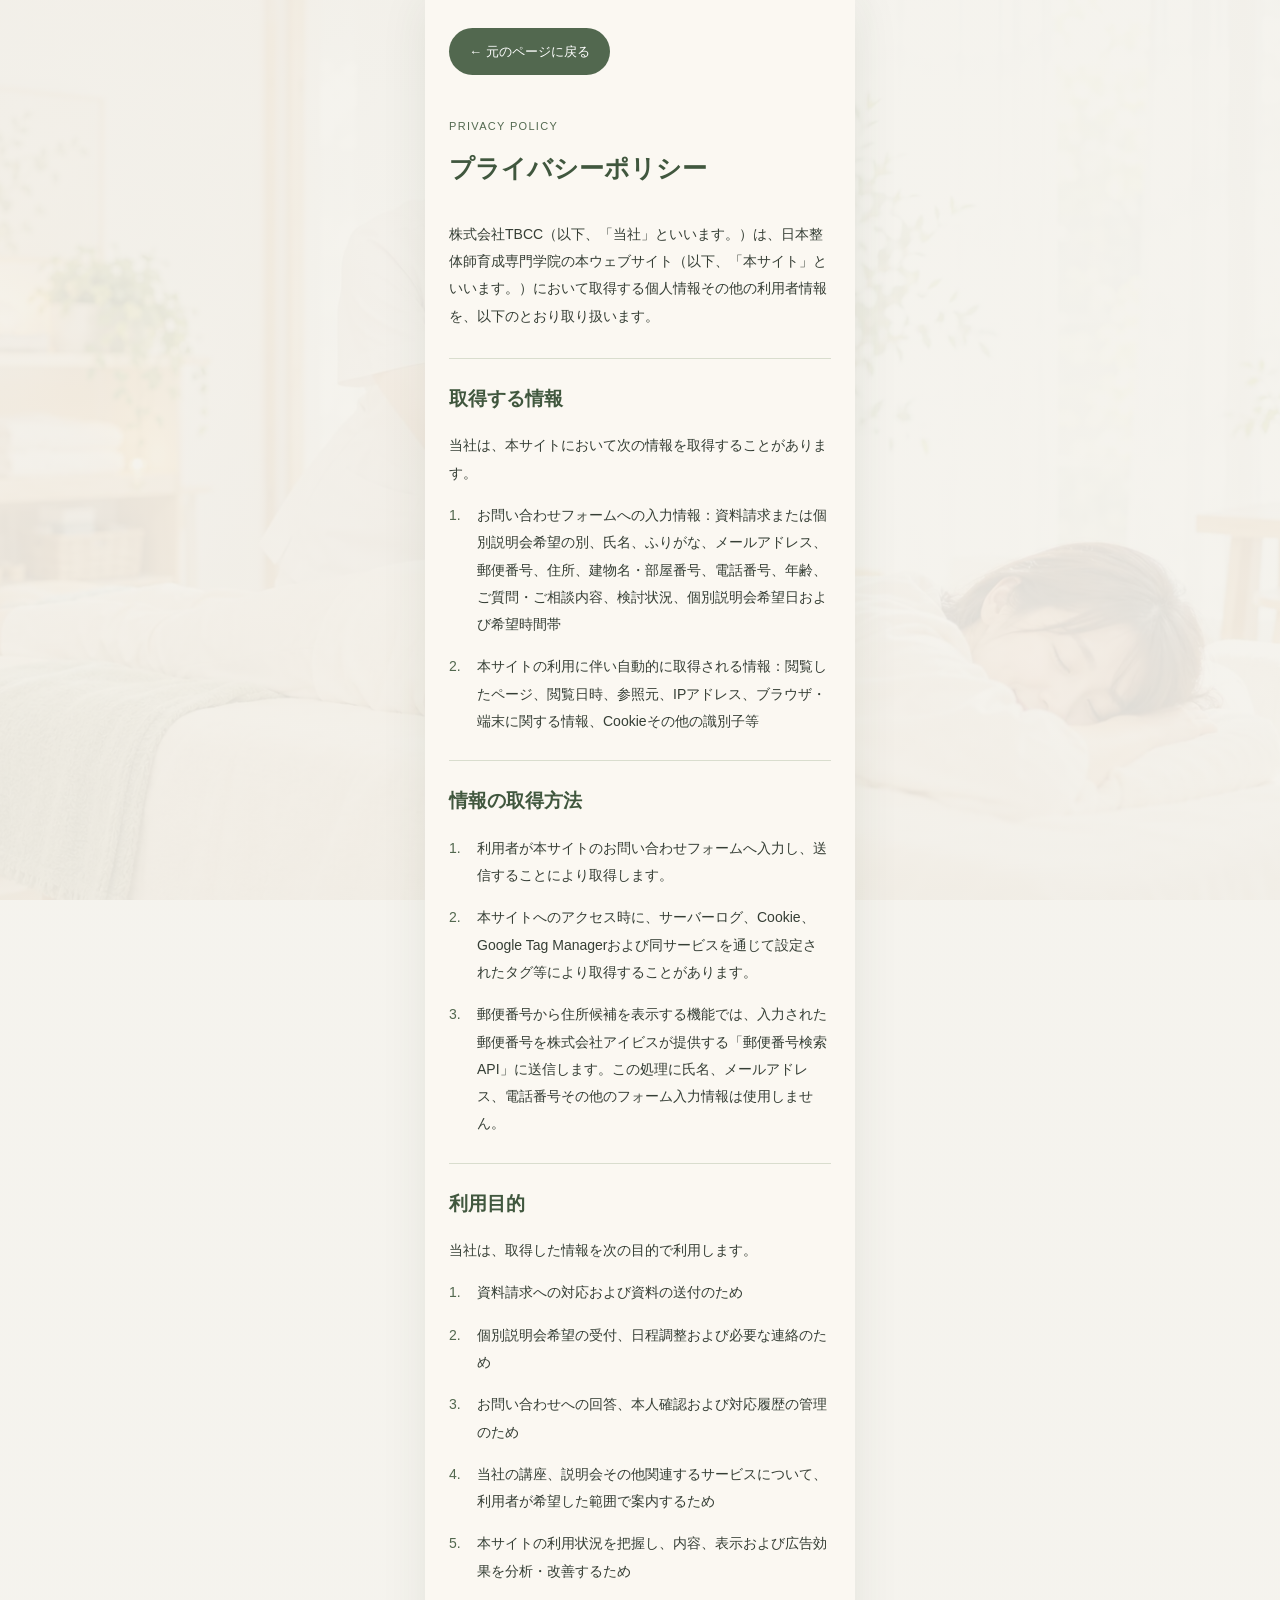
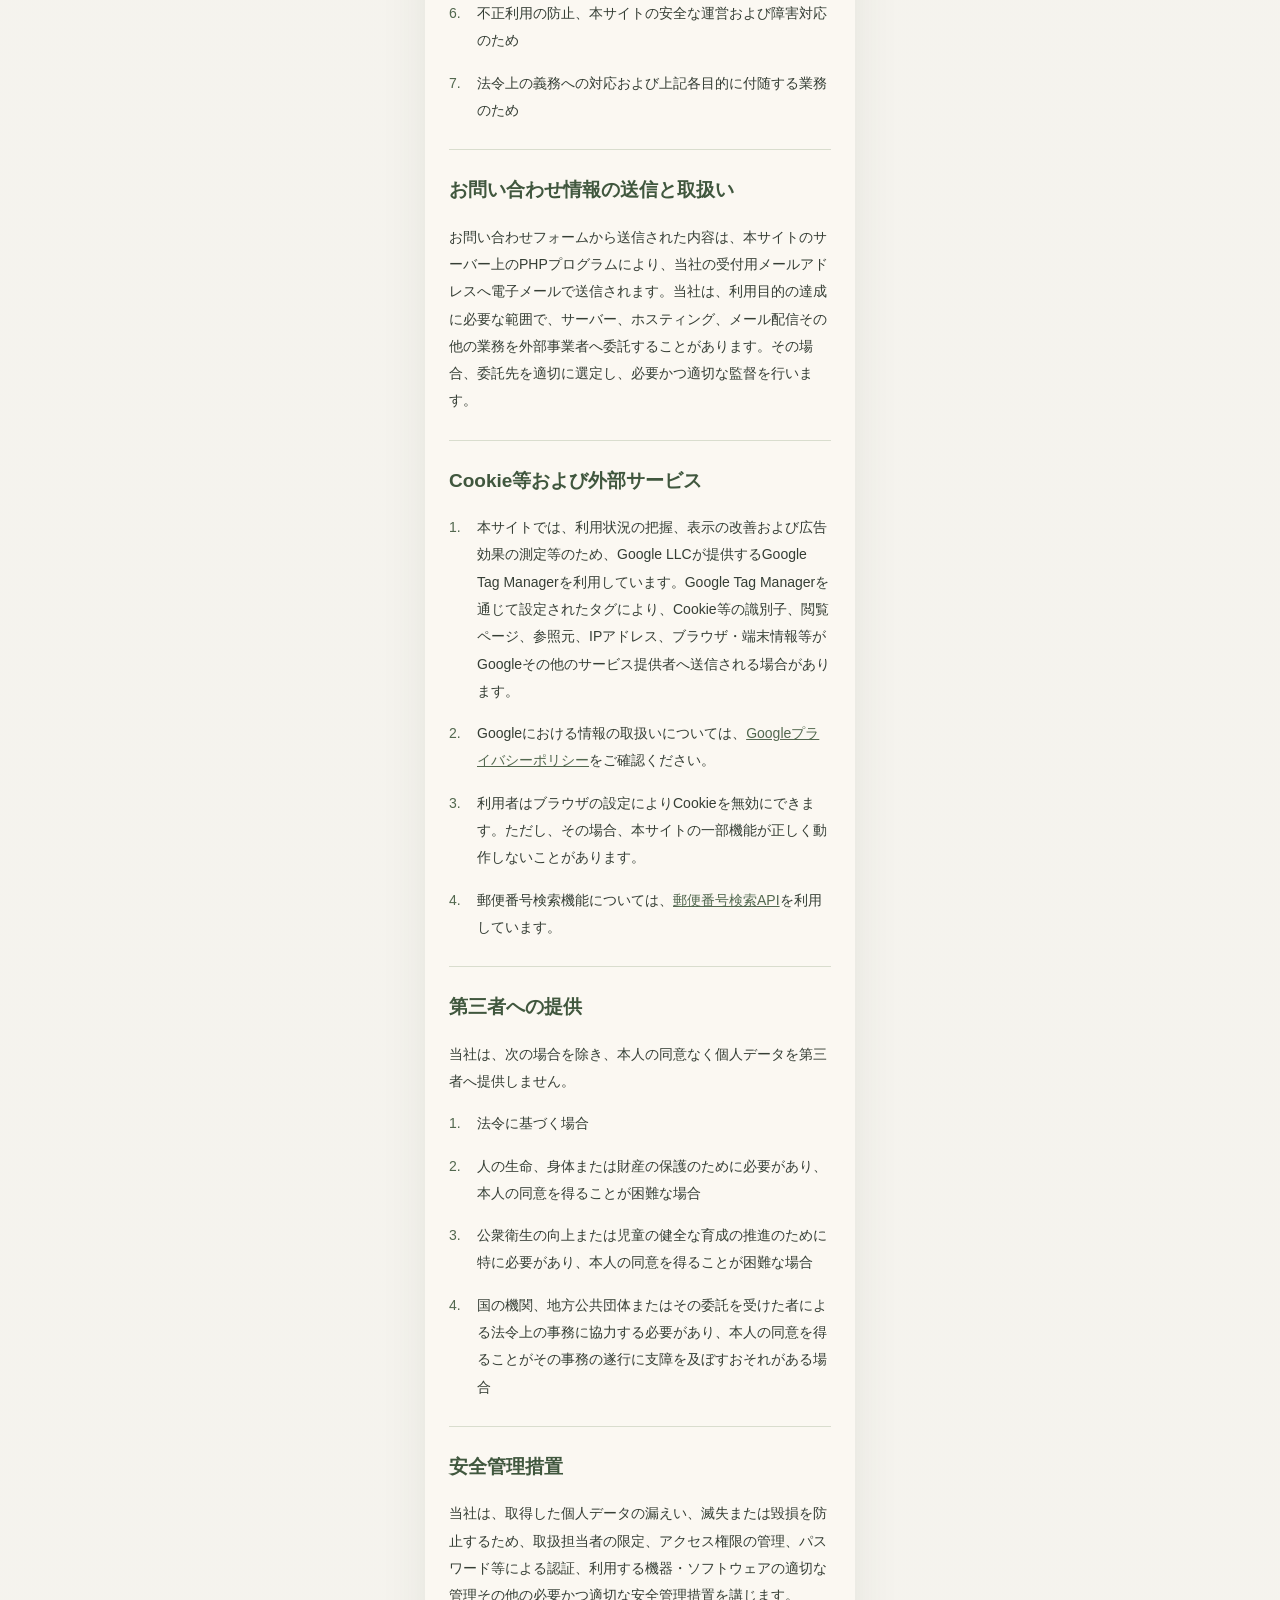
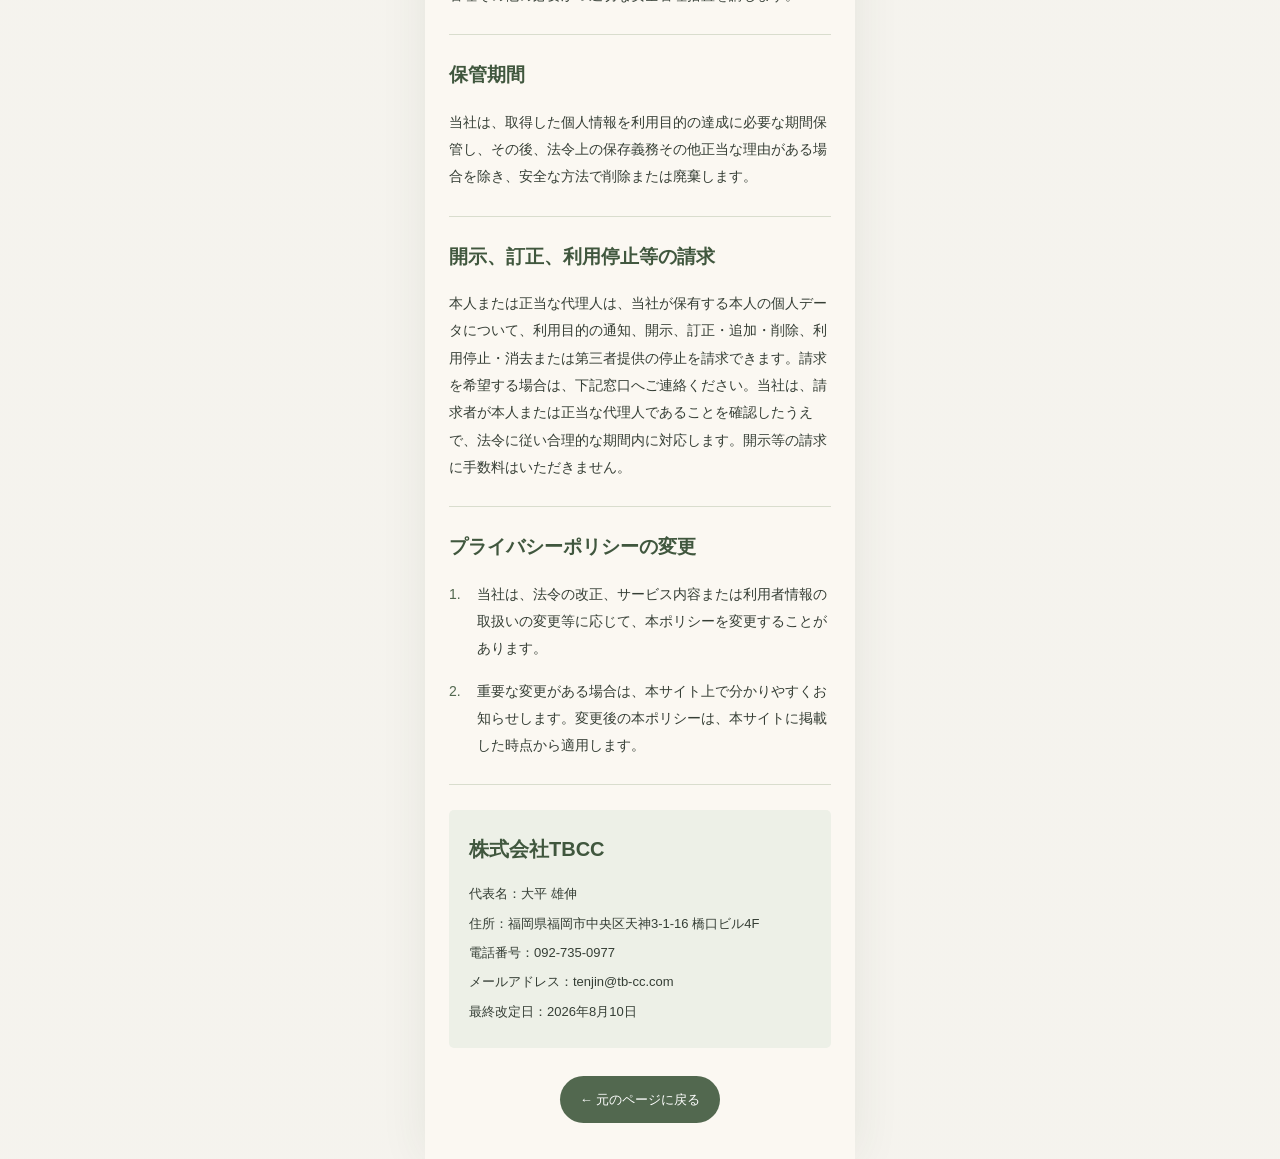
<file: privacy-policy.html>
<!DOCTYPE html>

<html lang="ja">
<head>
<!-- Google Tag Manager -->
<script>(function(w,d,s,l,i){w[l]=w[l]||[];w[l].push({'gtm.start':
new Date().getTime(),event:'gtm.js'});var f=d.getElementsByTagName(s)[0],
j=d.createElement(s),dl=l!='dataLayer'?'&l='+l:'';j.async=true;j.src=
'https://www.googletagmanager.com/gtm.js?id='+i+dl;f.parentNode.insertBefore(j,f);
})(window,document,'script','dataLayer','GTM-N3LWXKG5');</script>
<!-- End Google Tag Manager -->
<meta charset="utf-8"/>
<meta content="width=device-width, initial-scale=1" name="viewport"/>
<meta content="日本整体師育成専門学院を運営する株式会社TBCCの個人情報保護方針、取得情報、利用目的、外部サービスおよびお問い合わせ窓口をご案内します。" name="description"/>
<meta content="index,follow,max-image-preview:large" name="robots"/>
<link href="https://tb-cc.jp/lp/privacy" rel="canonical"/>
<meta content="プライバシーポリシー｜日本整体師育成専門学院" property="og:title"/>
<meta content="日本整体師育成専門学院を運営する株式会社TBCCの個人情報保護方針です。" property="og:description"/>
<meta content="website" property="og:type"/>
<meta content="https://tb-cc.jp/lp/privacy" property="og:url"/>
<meta content="日本整体師育成専門学院" property="og:site_name"/>
<meta content="ja_JP" property="og:locale"/>
<meta content="https://tb-cc.jp/lp/images/assets/hero/top-treatment-selected-20260716.webp" property="og:image"/>
<meta content="image/webp" property="og:image:type"/>
<meta content="1448" property="og:image:width"/>
<meta content="1086" property="og:image:height"/>
<meta content="日本整体師育成専門学院の実技授業" property="og:image:alt"/>
<meta content="summary_large_image" name="twitter:card"/>
<meta content="プライバシーポリシー｜日本整体師育成専門学院" name="twitter:title"/>
<meta content="日本整体師育成専門学院を運営する株式会社TBCCの個人情報保護方針です。" name="twitter:description"/>
<meta content="https://tb-cc.jp/lp/images/assets/hero/top-treatment-selected-20260716.webp" name="twitter:image"/>
<meta content="日本整体師育成専門学院の実技授業" name="twitter:image:alt"/>
<link href="favicon.webp?v=20260806-favicon" rel="icon" sizes="277x277" type="image/webp"/>
<title>プライバシーポリシー｜日本整体師育成専門学院</title> 
<script type="application/ld+json">
  {
    "@context": "https://schema.org",
    "@type": "WebPage",
    "@id": "https://tb-cc.jp/lp/privacy#webpage",
    "url": "https://tb-cc.jp/lp/privacy",
    "name": "プライバシーポリシー｜日本整体師育成専門学院",
    "description": "日本整体師育成専門学院を運営する株式会社TBCCの個人情報保護方針、取得情報、利用目的、外部サービスおよびお問い合わせ窓口をご案内します。",
    "isPartOf": {
      "@id": "https://tb-cc.jp/lp/#website"
    },
    "about": {
      "@id": "https://tb-cc.jp/lp/#organization"
    },
    "inLanguage": "ja-JP"
  }
  </script>
<style>
*{box-sizing:border-box}html{scroll-behavior:smooth}body{margin:0;background:linear-gradient(#f4f2ece8,#f4f2ece8),url('images/soft-treatment-v15.webp') center/cover fixed;color:#353e35;font-family:'Yu Gothic','Meiryo',sans-serif;font-size:14px;line-height:1.95;overflow-wrap:anywhere}
.page-shell{width:min(100%,430px);padding:28px 24px;margin:0 auto;background:#fbf8f2;box-shadow:0 0 45px #34472b15}
.policy-hero{padding:30px 0 22px}.policy-hero h1{font-family:'Yu Mincho',serif;font-size:25px;color:#40573e;margin:10px 0;line-height:1.6}.policy-hero p{font-size:11px;letter-spacing:.12em;color:#52684f}
.policy-lead{margin:0;padding:0 0 28px;border-bottom:1px solid #d9ddce}
.policy-section{padding:25px 0;border-bottom:1px solid #d9ddce}.policy-section h2{font-size:19px;color:#40573e;line-height:1.6;margin:0 0 18px}
.policy-section p{margin:0 0 15px}.policy-section p:last-child{margin:0}
.numbered-list,.parenthesized-list{list-style:none;counter-reset:item;padding:0;margin:0;display:grid;gap:15px}
.numbered-list>li,.parenthesized-list>li{counter-increment:item;padding-left:2em;position:relative}
.numbered-list>li:before,.parenthesized-list>li:before{content:counter(item)'.';position:absolute;left:0;color:#52684f}
.compact-list{padding-left:1.2em}a{color:#52684f}
.back-button{background:#52684f;color:white;border:0;border-radius:30px;font:inherit;font-size:13px;padding:11px 20px;cursor:pointer;min-height:44px}
.back-button:focus-visible{outline:3px solid #b06b48;outline-offset:4px}.back-button:hover{background:#40573e}
.company-card{background:#edf0e7;border-radius:5px;padding:20px;margin-top:25px}.company-card h2{font-size:20px;color:#40573e;margin:0 0 12px}.company-card p{font-size:13px;margin:4px 0}
.page-footer{padding:28px 0 8px;text-align:center}
@media(prefers-reduced-motion:reduce){html{scroll-behavior:auto}}
</style></head>
<body>
<!-- Google Tag Manager (noscript) -->
<noscript><iframe height="0" src="https://www.googletagmanager.com/ns.html?id=GTM-N3LWXKG5" style="display:none;visibility:hidden" width="0"></iframe></noscript>
<!-- End Google Tag Manager (noscript) -->
<main class="page-shell">
<button class="back-button" data-return-button="" type="button">← 元のページに戻る</button>
<header class="policy-hero">
<p>PRIVACY POLICY</p>
<h1>プライバシーポリシー</h1>
</header>
<p class="policy-lead">株式会社TBCC（以下、「当社」といいます。）は、日本整体師育成専門学院の本ウェブサイト（以下、「本サイト」といいます。）において取得する個人情報その他の利用者情報を、以下のとおり取り扱います。</p>
<div class="policy-content">
<section class="policy-section">
<h2>取得する情報</h2>
<p>当社は、本サイトにおいて次の情報を取得することがあります。</p>
<ol class="numbered-list">
<li>お問い合わせフォームへの入力情報：資料請求または個別説明会希望の別、氏名、ふりがな、メールアドレス、郵便番号、住所、建物名・部屋番号、電話番号、年齢、ご質問・ご相談内容、検討状況、個別説明会希望日および希望時間帯</li>
<li>本サイトの利用に伴い自動的に取得される情報：閲覧したページ、閲覧日時、参照元、IPアドレス、ブラウザ・端末に関する情報、Cookieその他の識別子等</li>
</ol>
</section>
<section class="policy-section">
<h2>情報の取得方法</h2>
<ol class="numbered-list">
<li>利用者が本サイトのお問い合わせフォームへ入力し、送信することにより取得します。</li>
<li>本サイトへのアクセス時に、サーバーログ、Cookie、Google Tag Managerおよび同サービスを通じて設定されたタグ等により取得することがあります。</li>
<li>郵便番号から住所候補を表示する機能では、入力された郵便番号を株式会社アイビスが提供する「郵便番号検索API」に送信します。この処理に氏名、メールアドレス、電話番号その他のフォーム入力情報は使用しません。</li>
</ol>
</section>
<section class="policy-section">
<h2>利用目的</h2>
<p>当社は、取得した情報を次の目的で利用します。</p>
<ol class="parenthesized-list">
<li>資料請求への対応および資料の送付のため</li>
<li>個別説明会希望の受付、日程調整および必要な連絡のため</li>
<li>お問い合わせへの回答、本人確認および対応履歴の管理のため</li>
<li>当社の講座、説明会その他関連するサービスについて、利用者が希望した範囲で案内するため</li>
<li>本サイトの利用状況を把握し、内容、表示および広告効果を分析・改善するため</li>
<li>不正利用の防止、本サイトの安全な運営および障害対応のため</li>
<li>法令上の義務への対応および上記各目的に付随する業務のため</li>
</ol>
</section>
<section class="policy-section">
<h2>お問い合わせ情報の送信と取扱い</h2>
<p>お問い合わせフォームから送信された内容は、本サイトのサーバー上のPHPプログラムにより、当社の受付用メールアドレスへ電子メールで送信されます。当社は、利用目的の達成に必要な範囲で、サーバー、ホスティング、メール配信その他の業務を外部事業者へ委託することがあります。その場合、委託先を適切に選定し、必要かつ適切な監督を行います。</p>
</section>
<section class="policy-section">
<h2>Cookie等および外部サービス</h2>
<ol class="numbered-list">
<li>本サイトでは、利用状況の把握、表示の改善および広告効果の測定等のため、Google LLCが提供するGoogle Tag Managerを利用しています。Google Tag Managerを通じて設定されたタグにより、Cookie等の識別子、閲覧ページ、参照元、IPアドレス、ブラウザ・端末情報等がGoogleその他のサービス提供者へ送信される場合があります。</li>
<li>Googleにおける情報の取扱いについては、<a href="https://policies.google.com/privacy?hl=ja" rel="noopener noreferrer" target="_blank">Googleプライバシーポリシー</a>をご確認ください。</li>
<li>利用者はブラウザの設定によりCookieを無効にできます。ただし、その場合、本サイトの一部機能が正しく動作しないことがあります。</li>
<li>郵便番号検索機能については、<a href="https://zipcloud.ibsnet.co.jp/" rel="noopener noreferrer" target="_blank">郵便番号検索API</a>を利用しています。</li>
</ol>
</section>
<section class="policy-section">
<h2>第三者への提供</h2>
<p>当社は、次の場合を除き、本人の同意なく個人データを第三者へ提供しません。</p>
<ol class="parenthesized-list">
<li>法令に基づく場合</li>
<li>人の生命、身体または財産の保護のために必要があり、本人の同意を得ることが困難な場合</li>
<li>公衆衛生の向上または児童の健全な育成の推進のために特に必要があり、本人の同意を得ることが困難な場合</li>
<li>国の機関、地方公共団体またはその委託を受けた者による法令上の事務に協力する必要があり、本人の同意を得ることがその事務の遂行に支障を及ぼすおそれがある場合</li>
</ol>
</section>
<section class="policy-section">
<h2>安全管理措置</h2>
<p>当社は、取得した個人データの漏えい、滅失または毀損を防止するため、取扱担当者の限定、アクセス権限の管理、パスワード等による認証、利用する機器・ソフトウェアの適切な管理その他の必要かつ適切な安全管理措置を講じます。</p>
</section>
<section class="policy-section">
<h2>保管期間</h2>
<p>当社は、取得した個人情報を利用目的の達成に必要な期間保管し、その後、法令上の保存義務その他正当な理由がある場合を除き、安全な方法で削除または廃棄します。</p>
</section>
<section class="policy-section">
<h2>開示、訂正、利用停止等の請求</h2>
<p>本人または正当な代理人は、当社が保有する本人の個人データについて、利用目的の通知、開示、訂正・追加・削除、利用停止・消去または第三者提供の停止を請求できます。請求を希望する場合は、下記窓口へご連絡ください。当社は、請求者が本人または正当な代理人であることを確認したうえで、法令に従い合理的な期間内に対応します。開示等の請求に手数料はいただきません。</p>
</section>
<section class="policy-section">
<h2>プライバシーポリシーの変更</h2>
<ol class="numbered-list">
<li>当社は、法令の改正、サービス内容または利用者情報の取扱いの変更等に応じて、本ポリシーを変更することがあります。</li>
<li>重要な変更がある場合は、本サイト上で分かりやすくお知らせします。変更後の本ポリシーは、本サイトに掲載した時点から適用します。</li>
</ol>
</section>
<section aria-label="事業者情報・お問い合わせ窓口" class="company-card">
<h2>株式会社TBCC</h2>
<p>代表名：大平 雄伸</p>
<p>住所：福岡県福岡市中央区天神3-1-16 橋口ビル4F</p>
<p>電話番号：092-735-0977</p>
<p>メールアドレス：tenjin@tb-cc.com</p>
<p>最終改定日：2026年8月10日</p>
</section>
</div>
<div class="page-footer">
<button class="back-button" data-return-button="" type="button">← 元のページに戻る</button>
</div>
</main>
<script>
    function returnToOriginalPage() {
      window.location.href = "./";
    }

    document.querySelectorAll("[data-return-button]").forEach(function (button) {
      button.addEventListener("click", returnToOriginalPage);
    });
  </script>
</body>
</html>
</file>
<file: styles.css>
@charset "UTF-8";
:root{--paper:#fbf8f2;--white:#fffefa;--ink:#353e35;--green:#52684f;--deep:#40573e;--sage:#edf0e7;--peach:#f5e5d9;--orange:#ae613e;--muted:#676e63;--line:#d9ddce;--serif:"Yu Mincho","Hiragino Mincho ProN",serif;--sans:"Yu Gothic","Hiragino Kaku Gothic ProN","Meiryo",sans-serif}
*{box-sizing:border-box}html{scroll-behavior:smooth;scroll-padding-top:24px}body{margin:0;background:#eceee5;color:var(--ink);font-family:var(--sans);font-size:16px;line-height:1.95;overflow-wrap:anywhere}button,input,select,textarea{font:inherit;color:inherit}button,a{-webkit-tap-highlight-color:transparent}button{cursor:pointer}a{color:inherit;text-decoration:none}img{display:block;max-width:100%;height:auto}p{margin:0 0 1.25em}h1,h2,h3,h4{margin:0;font-weight:600;line-height:1.65}h2{font-family:var(--serif);font-size:27px;letter-spacing:.035em}h3{font-size:19px}h4{font-size:16px}ul{padding-left:1.2em}small,.fine{font-size:12px;line-height:1.8;color:var(--muted)}.fine{margin-top:12px}.eyebrow{font-size:11px;letter-spacing:.15em;color:var(--green);font-weight:700;margin-bottom:15px}.eyebrow>span{display:inline-block;font-family:Georgia,serif;font-size:16px;letter-spacing:0;border-bottom:1px solid var(--green);margin-right:9px}.visually-hidden{position:absolute;width:1px;height:1px;overflow:hidden;clip-path:inset(50%)}[hidden]{display:none!important}:focus-visible{outline:3px solid #c9794d;outline-offset:5px}.skip-link{position:fixed;top:-100px;left:20px;background:white;padding:12px;z-index:200}.skip-link:focus{top:10px}.page-backdrop{position:fixed;inset:0;z-index:-1;background:linear-gradient(90deg,#f6f3ece0,#f6f3ecb0),url("images/soft-treatment-v15.webp") center/cover no-repeat}.mobile-page{width:min(100%,430px);margin:0 auto;background:var(--paper);box-shadow:0 0 60px #31472c12;position:relative}.desktop-request,.desktop-toc{display:none}.site-header{display:flex;align-items:center;justify-content:space-between;padding:22px 23px;background:var(--white);gap:16px}.site-header img{width:225px;max-width:100%}.site-header>a:first-child{min-width:0}.header-consult{font-size:11px;white-space:nowrap;color:var(--green);border-bottom:1px solid var(--line);padding:4px 0}.header-consult span{font-size:16px}
.hero{background:var(--paper);overflow:hidden}.hero-copy{padding:28px 24px 12px;position:relative;background:radial-gradient(ellipse at 110% -10%,#f1d7c4 0%,transparent 55%)}.leaf{position:absolute;width:84px;height:120px;color:#78906d;pointer-events:none}.hero .leaf{right:-18px;top:19px;opacity:.5;transform:rotate(-24deg)}.hero-invite{position:relative;display:inline-block;font-size:11px;letter-spacing:.05em;border:1px solid #809076;border-radius:100px;padding:5px 13px;color:var(--green);margin-bottom:25px}.hero h1{font-family:var(--serif);font-size:clamp(24px,6.7vw,29px);line-height:1.8;letter-spacing:.025em;position:relative;white-space:nowrap}.hero h1 span{color:var(--green)}.hero h1:after{content:"";display:block;height:5px;border-top:2px solid #c98360;border-radius:50%;width:70%;margin:9px auto 10px;transform:rotate(-2deg)}.hero-promise{margin:10px 0 7px;display:flex;align-items:center;justify-content:center;gap:12px}.hero-promise>p{margin:0}.hero-promise>p:first-child{writing-mode:vertical-rl;font-size:12px;letter-spacing:.15em}.hero-promise>p:last-child{display:flex;align-items:center;gap:6px}.hero-promise strong{font-family:Georgia,serif;font-size:72px;line-height:1;color:var(--orange);font-weight:400}.hero-promise span{font-size:16px;line-height:1.7;letter-spacing:.04em}.hero-photo{margin:0;position:relative}.hero-photo img{width:100%;aspect-ratio:1.3;object-fit:cover;object-position:47% 45%;mask-image:linear-gradient(transparent,#000 10%)}.hero-photo figcaption{position:absolute;bottom:15px;left:22px;background:#fffaf1e8;padding:5px 12px;font-family:var(--serif);font-size:16px;letter-spacing:.08em}.hero-action{text-align:center;padding:18px 23px 28px}.hero-action>p{font-size:12px;color:var(--green);margin-bottom:12px}.button{display:flex;align-items:center;justify-content:center;gap:12px;min-height:60px;width:100%;padding:15px 17px;border:0;border-radius:100px;background:var(--green);color:white;box-shadow:0 3px 0 #354b32;line-height:1.6;font-size:16px;font-weight:700;transition:background .2s,transform .2s}.button:hover{background:#3e563a;transform:translateY(-1px)}.button-arrow{display:grid;place-items:center;width:27px;height:27px;border-radius:50%;background:#fff;color:var(--green);font-size:18px;flex-shrink:0}.text-link{display:inline-block;color:var(--green);border-bottom:1px solid #a6b29a;font-size:13px;padding:5px 0;font-weight:600}.hero-action .text-link{margin-top:18px}
.section{padding:54px 25px;scroll-margin-top:20px}.section-title{margin-bottom:24px}.section-title h2{font-size:27px}.section>p{font-size:15px}.section>p.fine{font-size:11px}.about{background:var(--white);position:relative}.beginner-note{border-top:1px dotted #99a58b;border-bottom:1px dotted #99a58b;padding:20px 0;display:flex;gap:16px;align-items:center;margin-top:28px}.beginner-note>div{min-width:120px}.beginner-note span{font-size:12px}.beginner-note strong{font-family:Georgia,serif;font-size:61px;line-height:1.3;font-weight:400;color:var(--orange)}.beginner-note p{margin:0;font-size:12px;line-height:1.8}.beginner-note>div>p{font-size:17px}.school-facts{display:grid;grid-template-columns:1fr 1fr;gap:15px;text-align:center;padding:25px 0}.school-facts>div+div{border-left:1px solid var(--line)}.school-facts strong{font-family:Georgia,serif;font-size:31px;color:var(--green);font-weight:400}.school-facts strong span{font-family:var(--sans);font-size:12px;padding-left:4px}.school-facts p{font-size:11px;margin:2px 0}.philosophy-note{margin-top:32px;padding:24px 0 0;border-top:1px solid var(--line)}.philosophy-note h3{font-family:var(--serif);font-size:20px;margin-bottom:10px}.philosophy-note p{font-size:14px;margin:0}.plain-details{border-top:1px solid var(--line);border-bottom:1px solid var(--line);font-size:14px}.plain-details+.plain-details{border-top:0}summary{list-style:none;cursor:pointer;position:relative;padding-right:28px}summary::-webkit-details-marker{display:none}summary:after{content:"+";position:absolute;right:3px;top:50%;transform:translateY(-50%);font-size:22px;color:var(--green);font-weight:400}details[open]>summary:after{content:"−"}.plain-details>summary{padding:16px 28px 16px 0;font-weight:600}.plain-details>div{padding:0 0 20px}.plain-details p:last-child{margin:0}.learning{background:var(--sage)}.learning-path{display:flex;align-items:center;justify-content:space-between;font-size:11px;color:var(--green);border-top:1px solid #b6c0ac;border-bottom:1px solid #b6c0ac;padding:13px 0;margin:27px 0 30px}.learning-path i{font-style:normal}.learning-item{margin:0 0 34px}.learning-item>img{width:100%;aspect-ratio:1.6;object-fit:cover;border-radius:70px 5px 5px 5px}.learning-item:nth-child(even)>img{border-radius:5px 70px 5px 5px}.learning-copy{padding:19px 0 0}.step-number{font:italic 13px Georgia,serif;color:var(--green)}.learning-copy h3{font-size:19px;margin:7px 0 13px}.learning-copy p{font-size:14px;margin:0}.internship-note{background:var(--white);border-radius:4px;padding:26px 23px;margin:10px 0 32px;border-left:3px solid #a3b295}.internship-note h3{font-size:19px;margin-bottom:12px}.internship-note p:last-child{font-size:14px;margin:0}.schedule-note h3{font-family:var(--serif);font-size:22px}.schedule-note p{font-size:14px;margin:10px 0}.career-row{display:grid;grid-template-columns:108px 1fr;gap:17px;align-items:center;border-bottom:1px solid var(--line);padding:23px 0}.career-row img{width:108px;height:120px;object-fit:cover;border-radius:55px 55px 5px 5px}.career-row h3{font-size:17px;margin-bottom:5px}.career-row p{font-size:13px;line-height:1.85;margin:0}.support-item{display:grid;grid-template-columns:25px 1fr;gap:12px;margin-top:26px}.support-item>span{font-family:Georgia,serif;color:var(--orange)}.support-item h3{font-size:17px;margin-bottom:8px}.support-item p{font-size:14px}.career .plain-details{margin-top:15px}.quiet-cta{background:var(--peach);padding:30px 25px;text-align:center}.quiet-cta>p{font-family:var(--serif);font-size:16px;margin:0 0 16px}.quiet-cta small{display:block;font-size:11px;margin-top:14px}.courses{background:var(--white)}.course-detail{border:1px solid var(--line);background:var(--paper);margin:18px 0;border-radius:5px;overflow:hidden;scroll-margin-top:24px}.course-detail>summary{padding:21px 43px 20px 19px}.course-detail>summary:after{right:18px}.course-label{font-size:11px;color:var(--green);letter-spacing:.08em}.course-detail h3{font-size:20px;margin-top:7px;line-height:1.6}.detail-cue{display:block;font-size:11px;color:var(--green);margin-top:10px;border-bottom:1px solid #afbaa7;width:max-content;max-width:100%}.details-body{padding:0 18px 24px;font-size:14px}.course-image{width:100%;aspect-ratio:1.6;object-fit:cover;margin-bottom:20px}.course-facts{margin:23px 0}.course-facts>div{padding:13px 0;border-bottom:1px solid var(--line)}.course-facts dt{font-size:12px;color:var(--muted);margin-bottom:2px}.course-facts dd{margin:0;font-size:16px;font-weight:600;line-height:1.8}.list{font-size:13px;line-height:1.9;margin:12px 0 20px}.list li{margin:7px 0}.certificate{display:flex;align-items:center;gap:18px;padding:15px 0}.certificate img{width:90px}.certificate p{font-size:12px;margin:0}.course-help{padding:10px 0;text-align:center;font-size:13px!important}.seminar-group{border-top:1px solid var(--line);border-bottom:1px solid var(--line);background:var(--sage);margin-top:26px}.seminar-group>summary{padding:23px 39px 23px 18px}.seminar-group>summary:after{right:15px}.seminar-group .eyebrow{margin:0}.seminar-group h3{font-size:19px}.seminar-item{border-top:1px solid #b9c3b0;margin-top:25px;padding-top:20px}.seminar-item h4{font-size:17px;color:var(--green);margin-bottom:12px}.seminar-item .course-facts{margin-top:0}.set-prices{margin-bottom:24px}.set-prices>div{padding:14px 0;border-bottom:1px solid var(--line)}.set-prices dt{font-weight:700;font-size:14px}.set-prices dd{font-size:20px;margin:7px 0;font-weight:500}.set-prices span{display:block;font-size:12px;font-weight:400;color:var(--muted)}.set-prices small{font-size:11px}.seminar-group .button{font-size:13px}.instructors{background:var(--paper)}.teacher{margin:32px 0;border-bottom:1px solid var(--line);padding-bottom:24px}.teacher-head{display:flex;align-items:center;gap:20px;margin-bottom:22px}.teacher-head img{width:95px;height:115px;object-fit:cover;border-radius:48px 48px 4px 4px}.teacher-head .eyebrow{font-size:11px;letter-spacing:0;margin:0 0 7px}.teacher-head h3{font-family:var(--serif);font-size:23px}.teacher-head h3 span{font-size:12px;margin-left:8px}.teacher h4{font-size:17px;margin-bottom:15px}.teacher>p{font-size:14px}.teacher .plain-details{border-bottom:0}.teacher .plain-details>div{padding-bottom:0}.instructor-credentials{font-size:12px}.founder h3{margin:25px 0 8px;font-size:19px}.founder h4{margin:14px 0 10px}.founder p{font-size:14px}.voices{background:#eee8de}.voice{padding:28px 0;border-bottom:1px solid #cccfc1}.voice-head{display:flex;align-items:center;gap:18px}.voice-head img{width:74px;height:74px;border-radius:50%;object-fit:cover}.voice-head p{font-size:11px;line-height:1.8;margin:0}.voice h3{font-family:var(--serif);font-size:20px;margin:19px 0 15px}.voice>p{font-size:14px;margin:0}.faq{background:var(--white)}.faq-item{border-bottom:1px solid var(--line)}.faq-item summary{padding:20px 25px 20px 27px;font-size:15px;font-weight:600;line-height:1.85}.faq-item summary>span{position:absolute;left:0;color:var(--orange);font-family:Georgia,serif}.faq-item>div{padding:0 5px 20px 27px;font-size:14px}.faq-item p{margin:0}.admission{background:var(--sage)}.admission h2{font-size:25px}.admission-step{display:flex;gap:15px;padding:21px 0;border-bottom:1px solid #cbd3c1}.admission-step>span{font-family:Georgia,serif;font-size:22px;font-style:italic;color:var(--green)}.admission-step h3{font-size:17px}.admission-step p{font-size:13px;margin:7px 0 0}.access{margin-top:30px;padding-top:20px}.access h3{font-family:var(--serif);font-size:23px}.access p{font-size:14px;margin:12px 0}.access-station{color:var(--green);font-weight:700}.phone-link{display:block;font-family:Georgia,serif;font-size:29px;color:var(--green);letter-spacing:.03em}.access small{display:block;font-size:11px}
.contact{background:#f8f0e6;position:relative;padding-bottom:45px}.contact>.leaf{right:12px;top:30px;opacity:.4}.contact>h2{position:relative;font-size:30px}.contact>p{font-size:13px;margin-top:16px}.request-form{margin-top:30px;font-size:14px}.request-form fieldset{border:0;margin:0 0 24px;padding:0;min-width:0}.request-form legend{padding:0;margin-bottom:12px;font-size:15px;font-weight:700}.request-form legend b,.request-form label>span>b{font-size:10px;background:#e9d7c4;color:#654c31;padding:3px 6px;border-radius:3px;margin-left:7px;font-weight:600}.request-form>label{display:block;margin:20px 0}.request-form>label>span:first-child{display:block;margin-bottom:7px}.request-form input:not([type=radio]):not([type=checkbox]),.request-form select,.request-form textarea{display:block;border:1px solid #bfc5b7;background:var(--white);border-radius:5px;width:100%;font-size:16px;padding:13px 12px;line-height:1.6;min-width:0}.request-form input::placeholder,.request-form textarea::placeholder{color:#82867c;font-size:13px}.request-form input:focus,.request-form select:focus,.request-form textarea:focus{outline:2px solid #7d9675;outline-offset:2px}.request-purpose-options{display:flex;flex-direction:column;gap:9px}.request-purpose-option{display:flex;align-items:center;gap:10px;padding:13px 14px;background:var(--white);border:1px solid var(--line);border-radius:5px;cursor:pointer}.request-purpose-option:has(input:checked){background:var(--sage);border-color:var(--green)}.request-purpose-option input{accent-color:var(--green);width:19px;height:19px;flex-shrink:0;margin:0}.request-purpose-option i{display:none}.purpose-help{font-size:11px;margin:8px 0}.postal-row{display:flex!important;align-items:stretch;gap:8px}.postal-row input{flex:1;width:0!important}.postal-address-button{padding:5px 12px;border:1px solid #8d9e84;background:var(--sage);border-radius:5px;flex-shrink:0;font-size:12px}.consideration-list{display:flex;flex-direction:column;gap:11px}.consideration-list label{display:flex;align-items:flex-start;gap:7px;font-size:12px}.consideration-list input{accent-color:var(--green);margin-top:6px}.experience-fields{padding:20px 15px!important;background:var(--sage);border-radius:6px}.experience-fields legend{padding-top:15px}.experience-fields label{display:block;margin-bottom:14px}.experience-fields label>span{display:block;margin-bottom:7px}.privacy{text-align:center;font-size:12px;margin-top:28px}.privacy a{border-bottom:1px solid #9ca58e}.unified-submit{display:block;width:100%;border:0;border-radius:50px;color:white;background:var(--green);padding:18px;font-weight:700;font-size:17px;box-shadow:0 3px 0 #354b32}.unified-submit:hover{background:var(--deep)}button:disabled{opacity:.6;cursor:wait}.form-status{font-size:13px;margin:18px 0 0;line-height:1.8}.form-status.error{color:#943b2c}.request-form textarea{resize:vertical}footer{background:var(--white);text-align:center;padding:30px 25px 112px}footer img{width:240px;margin:0 auto 22px}footer>a:nth-child(2){font-size:11px}footer p{font-size:10px;color:var(--muted);margin:15px 0 0}.mobile-fixed{display:flex;position:fixed;z-index:50;bottom:0;left:50%;transform:translateX(-50%);width:min(100%,430px);padding:10px 13px calc(11px + env(safe-area-inset-bottom));gap:10px;background:#fffdf7ed;box-shadow:0 -3px 14px #34472b10;backdrop-filter:blur(8px)}.mobile-fixed .button{min-height:49px;padding:10px 12px;font-size:14px}.mobile-fixed .button-arrow{width:23px;height:23px;font-size:16px}.fixed-secondary{width:92px;flex-shrink:0;color:var(--green);font-size:12px;text-align:center;line-height:1.5;border:1px solid #8f9d82;border-radius:50px;padding:7px 4px}.fixed-secondary span{font-size:10px}.mobile-fixed.at-form{display:none}dialog{max-width:360px;width:calc(100% - 36px);border:0;border-radius:8px;background:var(--paper);padding:28px}dialog::backdrop{background:#26382277}dialog h2{font-size:22px}dialog p{font-size:14px;margin:15px 0}dialog .button{margin-top:20px}
@media(min-width:1000px){.desktop-request{display:block;position:fixed;width:230px;right:calc(50% + 258px);top:clamp(55px,14vh,150px);z-index:2}.rail-brand img{width:230px;margin-bottom:40px}.rail-kicker{font-size:12px;color:var(--green);letter-spacing:.08em;margin-bottom:18px}.desktop-request h2{font-size:29px;font-weight:500;margin-bottom:22px}.desktop-request>p:not(.rail-kicker){font-size:13px;line-height:2}.rail-cta{margin:28px 0 20px}.small-note{display:block;text-align:center;font-size:11px;color:var(--green);margin-bottom:9px}.rail-cta .button{font-size:13px;padding:12px;min-height:57px;gap:8px}.rail-cta .button-arrow{width:23px;height:23px;font-size:16px}.rail-access{font-size:11px!important;margin-top:28px;color:var(--green);border-top:1px solid #b7beae;padding-top:16px}.desktop-toc{display:block;position:fixed;left:calc(50% + 260px);width:205px;top:clamp(65px,17vh,170px);max-height:75vh;overflow:auto;z-index:2}.desktop-toc h2{font-size:17px;margin-bottom:20px}.desktop-toc>.eyebrow{margin-bottom:8px}.desktop-toc>a{display:flex;align-items:center;gap:12px;font-size:12px;padding:11px 0;border-bottom:1px solid #c5cbbe;transition:color .2s}.desktop-toc>a>span{font-family:Georgia,serif;font-size:12px;color:#7e8f74}.desktop-toc>a.active{color:var(--deep);font-weight:700}.desktop-toc>a.active>span{color:var(--orange)}.desktop-toc>a:hover{color:var(--orange)}.desktop-toc .back-top{margin-top:20px;font-size:11px;border:0}.mobile-fixed{display:none}footer{padding-bottom:35px}}
@media(min-width:1000px) and (max-width:1160px){.desktop-request{width:195px;right:calc(50% + 239px)}.desktop-request h2{font-size:27px}.desktop-toc{left:calc(50% + 240px);width:180px}.rail-brand img{width:195px}.rail-cta .button{font-size:11px}}
@media(max-width:359px){.section{padding-left:20px;padding-right:20px}.hero-copy{padding-left:18px;padding-right:18px}.hero h1{font-size:23px}.section-title h2{font-size:24px}.hero-invite{font-size:10px}.site-header{padding:18px}.site-header img{width:205px}.hero-promise span{font-size:14px}.hero-promise strong{font-size:62px}.career-row{grid-template-columns:87px 1fr;gap:13px}.career-row img{width:87px;height:110px}.mobile-fixed .button{font-size:12px}.button{font-size:14px}.beginner-note{gap:10px}.beginner-note>div{min-width:104px}}
@media(prefers-reduced-motion:reduce){html{scroll-behavior:auto}*,*:before,*:after{transition:none!important;animation:none!important}}

/* V15 photo & soft-pop refresh — 2026-10-10 */
:root{--green:#466949;--deep:#325436;--sage:#eaf0e5;--peach:#f9e4d7;--orange:#af5e3e;--title-font:"Yu Gothic","Hiragino Kaku Gothic ProN","Meiryo",sans-serif}
.site-header{padding-top:19px;padding-bottom:19px;border-bottom:1px solid #e5e4d8}
.hero-copy{padding:20px 18px 11px;background:radial-gradient(ellipse at 95% 0,#f7e4d1,transparent 55%),var(--paper);text-align:center}
.hero-invite{font-size:11px;background:var(--white);padding:4px 12px;margin-bottom:9px;border:0;border-bottom:2px solid #afbc9f;border-radius:0;transform:rotate(-2deg)}
.hero h1.hero-art-title{margin:0 -5px;white-space:normal;line-height:0}
.hero-art-title img{width:100%;height:auto}
.hero h1.hero-art-title:after{display:none}
.hero-promise{border-top:1px dashed #c4cdb8;padding-top:11px;margin:10px 12px 0;gap:12px}
.hero-promise strong{font-family:Arial,sans-serif;font-size:77px;font-weight:900;letter-spacing:-.07em;margin-right:5px;transform:rotate(-6deg)}
.hero-promise span{font-weight:700;font-size:17px;text-align:left;line-height:1.6}
.hero-promise>p:first-child{font-size:12px}
.hero-photo{margin:0 13px 0;transform:rotate(-1.8deg);border:6px solid #fff;box-shadow:3px 6px 0 #dce3cf}
.hero-photo img{aspect-ratio:1.55;object-position:50% 50%;mask-image:none}
.hero-photo figcaption{font-family:var(--sans);font-size:12px;font-weight:700;left:8px;bottom:9px;padding:3px 8px;background:#fffdf5f2}
.hero-action{padding-top:27px}
.button{background:var(--green);box-shadow:0 4px 0 #304b32;border:1px solid #355638}
.button-arrow{background:#f3dca2;color:#325436}
.photo-stories{display:grid;grid-template-columns:repeat(3,minmax(0,1fr));gap:9px;padding:8px 17px 38px;background:var(--paper)}
.photo-stories a{display:block;min-width:0;transition:transform .2s}
.photo-stories a:nth-child(1){transform:rotate(-3deg)}
.photo-stories a:nth-child(2){transform:translateY(8px) rotate(2deg)}
.photo-stories a:nth-child(3){transform:rotate(-2deg)}
.photo-stories a:hover{transform:translateY(-4px)}
.photo-stories img{width:100%;height:94px;object-fit:cover;border:4px solid white;box-shadow:1px 3px 0 #dbdfd0}
.photo-stories span{display:flex;justify-content:space-between;gap:2px;margin-top:10px;font-size:11px;font-weight:700;color:var(--deep)}
.photo-stories b{font-size:13px;font-weight:400}
.section{padding-top:51px;padding-bottom:50px}
.section-title{position:relative;padding-top:12px;margin-bottom:30px}
.section-title>.eyebrow{font-family:Arial,sans-serif;font-size:10px;letter-spacing:.15em;color:var(--deep);display:flex;align-items:center;gap:10px;margin-bottom:15px}
.section-title>.eyebrow>span{font-family:Arial,sans-serif;display:grid;place-items:center;font-size:23px;font-weight:900;font-style:italic;border:0;width:45px;height:45px;color:var(--deep);background:#f0d998;border-radius:46% 54% 51% 49%;transform:rotate(-8deg);margin:0}
.section-title h2{font-family:var(--title-font);font-weight:800;font-size:27px;line-height:1.85;letter-spacing:-.045em;color:var(--deep)}
.title-line{position:relative;box-decoration-break:clone;-webkit-box-decoration-break:clone}
.title-accent{background:linear-gradient(transparent 72%,#efd39c 72%,#efd39c 92%,transparent 92%)}
.learning .title-accent,.admission .title-accent{background:linear-gradient(transparent 72%,#f2c9ad 72%,#f2c9ad 92%,transparent 92%)}
.courses .title-accent,.voices .title-accent{background:linear-gradient(transparent 72%,#d8e5bf 72%,#d8e5bf 92%,transparent 92%)}
.school-photo-spread{display:grid;grid-template-columns:1.1fr 1fr;gap:10px;align-items:start;margin:5px -10px 29px}
.school-photo-spread figure{margin:0;transform:rotate(-3deg);background:#fff;padding:5px 5px 8px;box-shadow:1px 3px 0 #e4dfd2}
.school-photo-spread figure:nth-child(2){margin-top:31px;transform:rotate(3deg)}
.school-photo-spread img{width:100%;height:163px;object-fit:cover}
.school-photo-spread figcaption{font-size:10px;text-align:center;padding-top:8px;color:var(--deep);font-weight:700}
.beginner-note{background:#f6f1df;border:0;border-radius:43px 4px 43px 4px;padding:20px 17px;gap:10px}
.beginner-note>div{min-width:112px}
.beginner-note strong{font-family:Arial,sans-serif;font-weight:800;font-size:60px}
.school-facts strong{font-family:Arial,sans-serif;font-weight:700}
.philosophy-note h3,.schedule-note h3{font-family:var(--title-font);font-weight:700}
.learning-path{background:#fffdf7;border:0;border-radius:50px;padding:14px 11px;font-weight:700;font-size:10px}
.learning-item>img,.learning-item:nth-child(even)>img{aspect-ratio:1.35;border-radius:4px;box-shadow:7px 7px 0 #cbd9bd}
.learning-item:nth-of-type(2)>img{border-radius:50px 4px 50px 4px;box-shadow:7px 7px 0 #edcdb2}
.learning-item:nth-of-type(3)>img{border-radius:4px 50px 4px 50px}
.learning-copy{padding:25px 2px 0}
.step-number{font:800 13px Arial,sans-serif;letter-spacing:.1em;background:#f5dda1;padding:5px 9px;display:inline-block;transform:rotate(-3deg)}
.learning-copy h3{font-size:20px;line-height:1.7;margin-top:13px;color:var(--deep)}
.internship-note{padding:0 19px 24px;border:0;border-radius:0 0 25px 0;overflow:hidden;margin-top:38px}
.note-photo{width:calc(100% + 38px);max-width:none;height:185px;object-fit:cover;margin:0 -19px 23px}
.internship-note .eyebrow{font-weight:800;letter-spacing:.08em}
.schedule-photo{width:100%;height:170px;object-fit:cover;border-radius:85px 85px 5px 5px;margin-bottom:21px}
.career-row{display:block;margin:0 0 24px;padding:0 0 25px;border-bottom:1px solid var(--line)}
.career-row img{width:100%;height:210px;object-fit:cover;border-radius:3px 48px 3px 3px}
.career-row:nth-of-type(even) img{border-radius:48px 3px 3px 3px}
.career-row h3{font-size:20px;color:var(--deep);display:inline-block;padding:5px 9px;background:#f6e1c3;transform:rotate(-2deg);margin:-5px 0 14px 7px;position:relative}
.career-row p{font-size:14px;padding:0 5px}
.support-item{grid-template-columns:83px 22px minmax(0,1fr);gap:9px;margin-top:22px}
.support-photo{width:83px;height:100px;object-fit:cover;border-radius:6px}
.support-item h3{font-size:16px}
.support-item p{font-size:13px;margin:7px 0 0}
.support-item>span{font:700 15px Arial,sans-serif}
.quiet-cta{background:repeating-linear-gradient(-45deg,#f9e4d7,#f9e4d7 7px,#f7e0d0 7px,#f7e0d0 8px);padding:32px 25px}
.quiet-cta>p{font-family:var(--title-font);font-weight:700}
.course-detail{border:1px solid #cbd5c1;border-radius:5px 5px 24px 5px;margin:25px 0}
.course-detail>summary{padding:0 18px 20px;overflow:hidden}
.course-detail>summary .course-image{width:calc(100% + 36px);max-width:none;margin:0 -18px 17px;aspect-ratio:1.55;object-fit:cover}
.course-detail>summary:after{top:auto;bottom:17px;transform:none;right:20px;background:var(--green);color:white;border-radius:50%;width:30px;height:30px;text-align:center;line-height:28px}
.photo-course-label{font-size:11px;background:#f5dda1;padding:5px 10px;font-weight:700;display:inline-block;transform:rotate(-2deg)}
.course-detail:nth-of-type(2) .photo-course-label{background:#d7e3cc}
.course-detail:nth-of-type(3) .photo-course-label{background:#f3d4c4}
.course-detail h3{font-size:21px;color:var(--deep);margin-top:11px}
.detail-cue{font-size:12px;margin-top:13px}
.course-detail .details-body{padding-top:5px}
.section-photo{position:relative;margin:0 0 35px}
.section-photo img{width:100%;height:230px;object-fit:cover}
.section-photo figcaption{background:#fff9e7;padding:4px 10px;position:relative;display:table;font-size:12px;font-weight:700;color:var(--deep);margin:-18px auto 0;transform:rotate(-3deg);box-shadow:2px 3px 0 #d7dcca}
.teacher-banner img{border-radius:4px 60px 4px 4px;box-shadow:7px 7px 0 #dbe4cd}
.teacher-head{gap:22px;align-items:center}
.teacher-head img{width:130px;height:157px;object-position:50% 23%;border-radius:4px 55px 4px 4px;box-shadow:-6px 6px 0 #e8cdb7}
.teacher:nth-of-type(even) .teacher-head img{border-radius:55px 4px 4px 4px;box-shadow:6px 6px 0 #cfdcbe}
.teacher-head h3{font-family:var(--title-font);font-size:24px;font-weight:800}
.teacher-head h3 span{display:block;margin:2px 0 0;font-weight:500}
.teacher h4{color:var(--deep);font-size:18px}
.voices{background:#f7eddb}
.voice{padding:30px 0}
.voice-head img{width:119px;height:132px;border-radius:60px 60px 8px 8px;box-shadow:5px 5px 0 #d7dfc7;object-position:center 25%}
.voice:nth-of-type(even) .voice-head img{border-radius:8px 60px 60px 8px;box-shadow:-5px 5px 0 #eed4bd}
.voice-head p{font-size:12px}
.voice h3{font-family:var(--title-font);font-weight:700;line-height:1.75;font-size:20px;color:var(--deep)}
.faq-item summary>span{font:800 19px Arial,sans-serif;top:24px}
.admission .section-title h2{font-size:25px}
.admission-photo img{border-radius:50px 4px 4px 4px}
.admission-step>span{font:800 26px Arial,sans-serif;color:var(--orange)}
.admission-step h3{color:var(--deep)}
.contact>h2{font-family:var(--title-font);font-weight:800;line-height:1.8;color:var(--deep);font-size:31px}
.contact{background:radial-gradient(circle at 100% 0,#f1d297 0 65px,transparent 66px),#f8ecdf}
@media(min-width:1000px){.desktop-request h2{font-family:var(--title-font);font-weight:800;color:var(--deep);font-size:28px;line-height:1.8}.desktop-toc h2{font-family:var(--title-font);font-weight:800}.desktop-toc>.eyebrow{display:inline-block;padding:2px 10px;background:#f5dda1;transform:rotate(-4deg)}}
@media(max-width:359px){.hero-copy{padding:16px 12px 10px}.hero-invite{font-size:9px}.hero-promise span{font-size:14px}.hero-promise strong{font-size:67px}.hero-photo img{aspect-ratio:1.4}.photo-stories{gap:8px;padding-left:14px;padding-right:14px}.photo-stories img{height:80px}.photo-stories span{font-size:9px}.section-title h2{font-size:24px}.school-photo-spread img{height:137px}.beginner-note{padding:17px 11px}.beginner-note>div{min-width:104px}.career-row img{width:100%;height:185px}.career-row h3{font-size:18px}.support-item{grid-template-columns:70px 19px minmax(0,1fr);gap:7px}.support-photo{width:70px;height:91px}.support-item h3{font-size:15px}.teacher-head{gap:17px}.teacher-head img{width:110px;height:137px}.teacher-head h3{font-size:21px}.voice-head{gap:14px}.voice-head img{width:100px;height:115px}.voice-head p{font-size:11px}.admission .section-title h2{font-size:23px}}


.admission-step>span{flex:0 0 36px;white-space:nowrap;overflow-wrap:normal;font-size:24px;line-height:1.6}.admission-step>div{min-width:0}.admission-photo img{height:auto;aspect-ratio:1.5}.school-photo-spread figure:first-child img{object-position:65% center}

/* V15 gentle brand accents, 2026-10-13. Section backgrounds remain unchanged. */
:root{--brand-navy:#1e2c5c;--brand-red:#e61f19;--brand-red-dark:#b91612;--title-blush:#f8d9d6;--gentle-serif:"Yu Mincho","Hiragino Mincho ProN","Noto Serif JP",serif}
.button{background:var(--brand-navy);border-color:var(--brand-navy);box-shadow:0 4px 0 #111b3d;color:#fff}
.button:hover{background:#2f427c}
.button-arrow{background:var(--brand-red);color:#fff}
.unified-submit{background:var(--brand-navy);box-shadow:0 4px 0 #111b3d}
.unified-submit:hover{background:#2f427c}
.fixed-secondary{color:var(--brand-navy);border-color:#7382a8}
.hero-invite{color:var(--brand-navy);border-bottom-color:#bec8df}
.hero-promise strong{color:var(--brand-red)}
.hero-action>p{color:var(--brand-navy)}
.text-link,.header-consult{color:var(--brand-navy)}
.text-link{border-bottom-color:#abb5cf}
.header-consult span,.photo-stories b{color:var(--brand-red)}
.photo-stories a span{color:var(--brand-navy)}
.section-title{padding-top:14px;margin-bottom:32px}
.section-title>.eyebrow{color:var(--brand-navy);letter-spacing:.13em;gap:9px;margin-bottom:13px}
.section-title>.eyebrow>span{display:inline-block;background:none;border:0;border-bottom:1px solid var(--brand-red);color:var(--brand-red);width:auto;height:auto;border-radius:0;font-family:Georgia,serif;font-size:22px;font-style:italic;font-weight:500;line-height:1.1;padding:0 2px 3px;transform:none;margin-right:2px}
.section-title h2{font-family:var(--gentle-serif);color:var(--brand-navy);font-size:27px;line-height:1.75;font-weight:700;letter-spacing:.025em}
.section-title h2 .title-line{box-decoration-break:clone;-webkit-box-decoration-break:clone}
.section-title h2 .title-accent,.learning .title-accent,.admission .title-accent,.courses .title-accent,.voices .title-accent{background:linear-gradient(transparent 77%,var(--title-blush) 77%,var(--title-blush) 93%,transparent 93%)}
.section-title:after{content:"";display:block;width:42px;height:1px;background:var(--brand-red);margin:17px 0 0;opacity:.68}
.learning-copy h3,.career-row h3,.course-detail h3,.internship-note h3,.schedule-note h3,.support-item h3,.teacher-head h3,.teacher h4,.voice h3,.admission-step h3,.access h3{color:var(--brand-navy)}
.learning-copy h3,.career-row h3,.internship-note h3,.schedule-note h3,.teacher-head h3,.voice h3,.access h3{font-family:var(--gentle-serif);font-weight:700;letter-spacing:.015em}
.career-row h3{background:#f5e4e2}
.step-number{background:#f7e5e3;color:var(--brand-red);transform:rotate(-2deg)}
.course-detail>summary:after{background:var(--brand-navy)}
.photo-course-label{background:#f6e0de;color:var(--brand-navy)}
.course-detail:nth-of-type(2) .photo-course-label{background:#e8ebf5}
.course-detail:nth-of-type(3) .photo-course-label{background:#f6e0de}
.detail-cue{color:var(--brand-navy);border-color:#b1bdd7}
.teacher-head .eyebrow{color:var(--brand-red)}
.admission-step>span{color:var(--brand-red)}
.admission .section-title h2{font-size:26px}
.contact>h2{font-family:var(--gentle-serif);font-weight:700;color:var(--brand-navy);font-size:30px;letter-spacing:.025em}
.contact>.eyebrow{color:var(--brand-red)}
.request-form legend{color:var(--brand-navy)}
.request-form input[type=radio],.consideration-list input{accent-color:var(--brand-red)}
.request-purpose-option:has(input:checked){border-color:var(--brand-navy)}
.request-form input:focus,.request-form select:focus,.request-form textarea:focus{outline-color:#7382a8}
.desktop-request h2,.desktop-toc h2{font-family:var(--gentle-serif);color:var(--brand-navy);font-weight:700}
.desktop-toc>a.active,.desktop-toc>a:hover{color:var(--brand-navy)}
.desktop-toc>a.active>span{color:var(--brand-red)}
@media(max-width:359px){.section-title h2{font-size:24px}.admission .section-title h2{font-size:23px}.contact>h2{font-size:27px}}


/* V15 practical lettering artwork, 2026-10-13 */
.section-title h2.title-art-heading,.contact>h2.title-art-heading{font-size:0;line-height:0;letter-spacing:0;margin:0;width:100%}
.title-art-heading img{display:block;width:100%;height:auto;max-width:100%}
.section-title:after{display:none}
.section-title{margin-bottom:26px}
.section-title>.eyebrow{margin-bottom:18px}
.hero-art-title{margin-top:8px;margin-bottom:14px}
.hero-art-title img{display:block;width:100%;height:auto}
.contact>h2.title-art-heading{margin:14px 0 24px}
.learning-copy h3,.career-row h3,.internship-note h3,.schedule-note h3,.teacher-head h3,.voice h3,.access h3{font-weight:600}
.career-row h3{background:#ecece6}
.step-number{background:#eeeae1;color:var(--brand-red);transform:none}
.photo-course-label,.course-detail:nth-of-type(3) .photo-course-label{background:#eeeae1;color:var(--brand-navy)}
.desktop-request h2{font-weight:600}

.hero-title-subcopy{font-size:14px;line-height:1.9;color:var(--brand-navy);font-weight:500;text-align:center;margin:0 8px 22px;letter-spacing:.025em}
@media(max-width:359px){.hero-title-subcopy{font-size:13px}}

@media(max-width:359px){.course-detail h3{font-size:20px}}

/* V17 icon-guided variant: consistent navy/red line icons */
.guide-icon{display:inline-block;width:32px;height:32px;flex:0 0 auto;color:var(--brand-navy);vertical-align:middle}
.guide-icon .accent{stroke:var(--brand-red)}
.icon-heading>.guide-icon{width:34px;height:34px;margin-right:10px;vertical-align:middle}
.learning-copy h3.icon-heading>.guide-icon,.internship-note h3.icon-heading>.guide-icon{display:block;width:44px;height:44px;margin:0 0 13px}
.icon-benefits{display:grid;grid-template-columns:repeat(3,minmax(0,1fr));gap:0;margin:10px 0 25px;padding:18px 0;border-top:1px solid #d9d8cd;border-bottom:1px solid #d9d8cd}
.icon-benefits a{display:flex;align-items:center;flex-direction:column;gap:10px;text-align:center;padding:0 7px;text-decoration:none;color:var(--brand-navy);font-size:12px;line-height:1.7;font-weight:600}
.icon-benefits a+a{border-left:1px solid #d9d8cd}
.icon-benefits .guide-icon{width:38px;height:38px;transition:transform .18s}
.icon-benefits a:hover .guide-icon{transform:translateY(-3px)}
.icon-benefits a:focus-visible{outline:2px solid var(--brand-red);outline-offset:4px}
.learning-path{display:grid;grid-template-columns:1fr 16px 1fr 16px 1fr;padding:20px 8px;gap:3px;border-radius:0;background:#fffef9;border-top:1px solid #d5dacb;border-bottom:1px solid #d5dacb;margin:26px 0 34px}
.learning-path .icon-flow-step{display:flex;align-items:center;flex-direction:column;gap:7px;min-width:0;color:var(--brand-navy)}
.learning-path .guide-icon{width:37px;height:37px;margin-bottom:3px}
.learning-path b{font-size:12px;white-space:nowrap;font-weight:600}
.learning-path small{font-size:9px;line-height:1.5;font-weight:400;color:#59615b;white-space:nowrap}
.learning-path i{align-self:center;font-size:15px;color:var(--brand-red);font-style:normal}
.career-row h3.icon-heading{background:none;padding-left:0;display:flex;align-items:center;font-size:20px;line-height:1.5}
.career-row h3.icon-heading>.guide-icon{width:36px;height:36px}
.support-item h3.icon-heading>.guide-icon{display:block;margin:0 0 10px;width:34px;height:34px}
.admission-step h3.icon-heading>.guide-icon{display:block;margin:0 0 10px;width:36px;height:36px}
.course-detail>summary h3.icon-heading>.guide-icon{width:27px;height:27px;margin-right:7px}
.course-detail>summary h3.icon-heading{font-size:20px}
.request-purpose-option>.guide-icon{margin-left:auto;width:27px;height:27px}
.request-purpose-option{gap:10px}
.phone-link>.guide-icon{width:25px;height:25px}
@media(max-width:359px){.icon-benefits a{font-size:10px;padding:0 4px}.learning-path b{font-size:11px}.learning-path small{font-size:8px}.career-row h3.icon-heading{font-size:18px}.course-detail>summary h3.icon-heading{font-size:18px}}
@media(prefers-reduced-motion:reduce){.icon-benefits .guide-icon{transition:none}}

/* Clear contextual pictograms: no medical crosses */
.icon-benefits .guide-icon{width:54px;height:54px}
.learning-path .guide-icon{width:45px;height:45px}
.learning-copy h3.icon-heading>.guide-icon,.internship-note h3.icon-heading>.guide-icon{width:49px;height:49px}
.career-row h3.icon-heading>.guide-icon,.support-item h3.icon-heading>.guide-icon{width:43px;height:43px}
@media(max-width:359px){.icon-benefits .guide-icon{width:46px;height:46px}.learning-path .guide-icon{width:39px;height:39px}}

.icon-benefits a{font-size:12px}.icon-benefits a>span{white-space:nowrap;line-height:1.6}
@media(max-width:359px){.icon-benefits a{font-size:11px}}

#instructors img.instructor-practice-image{height:auto;aspect-ratio:1.5;object-fit:cover}
/* Beginner ratio and school experience: stronger visual hierarchy */
.beginner-note.beginner-highlight{display:grid;grid-template-columns:112px minmax(0,1fr);gap:10px 16px;align-items:center;background:#1e2c5c;color:#fff;border:0;border-top:4px solid #e61f19;border-radius:0;padding:23px 20px 21px;margin-top:30px}
.beginner-highlight>div:first-child{min-width:0}
.beginner-highlight>div:first-child>span{display:block;font-size:13px;font-weight:600;line-height:1.7;white-space:nowrap;color:#fff}
.beginner-highlight>div:first-child>p{font-size:19px;line-height:1.2;white-space:nowrap;color:#fff;margin-top:8px}
.beginner-highlight strong{font-family:Arial,sans-serif;font-weight:800;font-size:82px;line-height:1;color:#fff;letter-spacing:-.045em;margin:0 2px}
.beginner-highlight>p{font-size:14px;line-height:1.9;color:#fff;font-weight:500;margin:0}
.beginner-highlight>.beginner-ratio{grid-column:1/-1;display:grid;grid-template-columns:repeat(10,minmax(0,1fr));gap:5px;min-width:0;margin-top:10px}
.beginner-ratio>span{display:block;height:10px;background:#667195}
.beginner-ratio>span.filled{background:#ff5048}
.beginner-highlight+.fine{font-size:11px;line-height:1.8;margin-top:12px;color:#626761}
.about-proof-stats{margin-top:28px;padding-top:24px;border-top:1px solid #d9ddd4}
.about-proof-stats>div strong{font-family:Arial,sans-serif;color:#1e2c5c;font-size:39px;font-weight:700;letter-spacing:-.035em}
.about-proof-stats>div strong>span{color:#1e2c5c;font-size:13px;letter-spacing:0;margin-left:5px}
.about-proof-stats>div p{font-size:12px;line-height:1.7;color:#4f5755}
@media(max-width:359px){.beginner-note.beginner-highlight{grid-template-columns:103px minmax(0,1fr);gap:10px 12px;padding:20px 15px}.beginner-highlight strong{font-size:73px}.beginner-highlight>div:first-child>span{font-size:12px}.beginner-highlight>p{font-size:12px}.about-proof-stats>div strong{font-size:32px}}
.beginner-highlight>.beginner-kicker{grid-column:1/-1;font-size:14px;line-height:1.6;font-weight:600;margin:0 0 4px;color:#fff}
.beginner-highlight>div:first-of-type{min-width:0}
.beginner-highlight>p:not(.beginner-kicker){line-height:1.85}
/* Softer, pictorial beginner ratio */
.beginner-note.beginner-highlight{background:#f5f2e8;color:#1e2c5c;border:1px solid #e5dfcf;border-top:1px solid #e5dfcf;border-radius:22px;padding:23px 20px 22px;gap:13px 16px}
.beginner-highlight>.beginner-kicker{color:#1e2c5c;font-size:15px;font-weight:600;margin-bottom:2px;letter-spacing:.035em}
.beginner-highlight>div>p{color:#1e2c5c;font-size:19px}
.beginner-highlight strong{color:#d74935;font-size:82px;font-weight:700}
.beginner-highlight>p:not(.beginner-kicker){color:#444e50;font-weight:400;font-size:14px;line-height:1.85}
.beginner-highlight>.beginner-ratio{gap:7px;margin-top:5px;align-items:end;padding-top:14px;border-top:1px solid #e0ddcf}
.beginner-ratio>span,.beginner-ratio>span.filled{background:none;height:auto;display:flex;justify-content:center;color:#1e2c5c}
.beginner-ratio>span.empty{background:none;color:#cbd0c9}
.beginner-ratio svg{display:block;width:100%;max-width:22px;height:36px}
.about-proof-stats{border-top:0;margin-top:23px;padding-top:14px}
.about-proof-stats .proof-icon{display:block;width:31px;height:31px;margin:0 auto 10px;color:#7e8f84}
.about-proof-stats>div strong{font-size:36px;font-weight:600}
.about-proof-stats>div p{margin-top:10px}
@media(max-width:359px){.beginner-note.beginner-highlight{padding:20px 15px;gap:12px}.beginner-highlight>.beginner-kicker{font-size:14px}.beginner-highlight strong{font-size:73px}.beginner-highlight>p:not(.beginner-kicker){font-size:12px}.beginner-ratio svg{height:31px}.beginner-highlight>.beginner-ratio{gap:5px}.about-proof-stats>div strong{font-size:31px}}
.learner-profile{margin-top:30px;padding:25px 0;border-top:1px solid #d8ddcf;border-bottom:1px solid #d8ddcf}.learner-profile h3{font-size:20px;line-height:1.7;color:var(--brand-navy);font-weight:600;margin:0 0 19px}.learner-profile-photo{margin:0 0 22px}.learner-profile-photo img{display:block;width:100%;height:auto;border-radius:16px 16px 4px 4px}.learner-profile>div>p{font-size:15px;line-height:2;margin:0 0 19px}.learner-profile>div>p:last-child{margin-bottom:0}

/* Body readability: clear Gothic, dark ink, selective keyword color */
:root{--ink:#26343a;--muted:#53616a;--sans:"Meiryo","Hiragino Kaku Gothic ProN","Noto Sans JP",sans-serif;--keyword:#a83827}
body{font-family:var(--sans);color:var(--ink);font-weight:400}
main .section p:not(.eyebrow):not(.fine):not(.beginner-kicker){font-family:var(--sans);font-size:17px;line-height:1.95;color:var(--ink);font-weight:400;letter-spacing:.015em}
main .section li{font-size:16px;line-height:1.95;color:var(--ink)}
main .section .body-keyword{color:var(--keyword);font-weight:700;font-family:inherit}
main .section .fine,main .section small{font-family:var(--sans);font-size:13px;line-height:1.85;color:#53616a}
main .section .eyebrow{font-family:var(--sans)}
main .section .beginner-highlight>p:not(.beginner-kicker){font-size:14px;line-height:1.85;color:#26343a}
main .section .beginner-highlight>div>p{font-size:19px;color:var(--brand-navy)}
main .section .about-proof-stats>div>p{font-size:13px;line-height:1.8;color:#46565c}
main .section .teacher-head p,main .section .voice-head p{font-size:14px;line-height:1.85;color:#34454e}
main .section .course-detail dl,main .section .course-detail td,main .section .course-detail th{font-family:var(--sans);font-size:16px;line-height:1.85;color:var(--ink)}
main .section .request-form,main .section .request-form label,main .section .consideration-list label{font-family:var(--sans);font-size:15px;line-height:1.85;color:var(--ink)}
main .section .request-form legend{font-size:16px;color:var(--brand-navy)}
main .section .request-form .purpose-help,main .section .request-form .form-status{font-size:14px}
.desktop-request>p:not(.rail-kicker){font-family:var(--sans);font-size:15px;line-height:1.95;color:#26343a}
.desktop-toc>a{font-family:var(--sans);font-size:14px;color:#26343a}
.hero-title-subcopy{font-family:var(--sans);font-size:14px;font-weight:500}
@media(max-width:359px){main .section p:not(.eyebrow):not(.fine):not(.beginner-kicker){font-size:16px;line-height:1.95}main .section .beginner-highlight>p:not(.beginner-kicker){font-size:12px}main .section .beginner-highlight>div>p{font-size:19px}main .section .about-proof-stats>div>p{font-size:12px}main .section .teacher-head p,main .section .voice-head p{font-size:13px}}

main .section .learning-path small{font-size:11px;line-height:1.6}@media(max-width:359px){main .section .learning-path small{font-size:10px}}

/* Keep the three career headings horizontal */
.career-row h3,.career-row h3.icon-heading{transform:none;font-style:normal}
/* White rounded mats behind the desktop side guides */
@media(min-width:1000px){
.desktop-request,.desktop-toc{background:#fff;border-radius:28px;isolation:isolate}
.desktop-request::before,.desktop-toc::before{content:"";position:absolute;inset:-26px -22px;background:#fff;border-radius:28px;z-index:-1;pointer-events:none}
.desktop-request{max-height:calc(100vh - 54px);overflow-y:auto;overflow-x:hidden;padding:26px 22px;width:274px;right:calc(50% + 236px);top:27px}
.desktop-request::before{display:none}
.desktop-toc{padding:26px 20px;width:245px;left:calc(50% + 240px);top:clamp(28px,8vh,80px);max-height:calc(100vh - 56px);overflow-y:auto;overflow-x:hidden}
.desktop-toc::before{display:none}
}
@media(min-width:1000px) and (max-width:1160px){
.desktop-request{width:227px;right:calc(50% + 230px);padding:23px 16px}
.desktop-toc{width:214px;left:calc(50% + 230px);padding:23px 16px}
}
@media(min-width:1000px){.desktop-request,.desktop-toc{background:#fbf8f2}}

@media(min-width:1000px){.desktop-request,.desktop-toc{background:rgba(251,248,242,.8)}}
</file>
<file: scroll-effects.css>
/* V20: reveal only upcoming content; preserve the page's natural scroll. */
@media (prefers-reduced-motion: no-preference) {
  .scroll-reveal {
    opacity: 1;
    translate: 0 0;
    scale: 1;
    transition: opacity 650ms cubic-bezier(.22,1,.36,1),
      translate 750ms cubic-bezier(.22,1,.36,1),
      scale 850ms cubic-bezier(.22,1,.36,1);
    transition-delay: var(--reveal-delay, 0ms);
  }
  .scroll-reveal.is-pending { opacity: 0; translate: 0 26px; }
  .scroll-reveal[data-motion="heading"].is-pending { translate: 0 22px; }
  .scroll-reveal[data-motion="photo"].is-pending { translate: 0 30px; scale: .98; }
  .scroll-reveal.motion-immediate { transition: none; }
  .hero-photo { overflow: hidden; }
  .hero-photo img.scroll-hero-image {
    transform: translateY(var(--hero-shift, 0px)) scale(1.065);
    transform-origin: center;
  }
}
@media (prefers-reduced-motion: reduce) {
  .scroll-reveal { opacity: 1 !important; translate: none !important; scale: none !important; }
  .hero-photo img.scroll-hero-image { transform: none !important; }
}
@media print {
  .scroll-reveal { opacity: 1 !important; translate: none !important; scale: none !important; transition: none !important; }
  .hero-photo img.scroll-hero-image { transform: none !important; }
}
</file>
<file: content-refinement.css>
/* V20: compact introductions with native keyboard-accessible disclosures. */
.story-details { margin: 12px 0 18px; }
.story-details > summary { color: var(--brand-navy, #1e2c5c); font-size: 14px; }
.story-details .story-open { display: none; }
.story-details[open] .story-closed { display: none; }
.story-details[open] .story-open { display: inline; }
.story-details > div { padding-top: 8px; }
.story-details > div > p:last-child { margin-bottom: 0; }
.teacher .story-details { border-bottom: 1px solid var(--line); }
.teacher .story-details > div { padding-bottom: 20px; }
.voice .story-details { border-bottom: 0; margin-bottom: 0; }
@media print {
  .story-details > summary { display: none; }
  .story-details > div { display: block !important; }
}
.hero-promise>p.beginner-bubble{writing-mode:horizontal-tb;flex:0 0 68px;width:68px;line-height:1;letter-spacing:0}.beginner-bubble img{display:block;width:100%;height:auto}@media(max-width:359px){.hero-promise>p.beginner-bubble{flex-basis:57px;width:57px}.hero-promise{gap:8px}}

.about-proof-art{margin:28px 0 12px}.about-proof-art img{display:block;width:100%;height:auto}

/* Separate each learning step from the next photograph. */
#learning .learning-item+.learning-item{border-top:1px solid #aeb8b0;padding-top:32px;margin-top:32px}

/* Phone number: aligned lining digits and a balanced icon. */
.access a.phone-link{display:inline-flex;align-items:center;gap:9px;font-family:Arial,"Helvetica Neue",sans-serif;font-size:clamp(24px,6.8vw,28px);font-weight:600;font-variant-numeric:lining-nums tabular-nums;letter-spacing:.025em;line-height:1.35;white-space:nowrap}
.access a.phone-link>.guide-icon{flex:0 0 24px;width:24px;height:24px;margin:0;vertical-align:middle}
</file>
<file: course-tabs.css>
.selection-tabs{display:grid;grid-template-columns:repeat(3,minmax(0,1fr));gap:5px;margin:26px 0 0}
.selection-tabs>button{min-width:0;padding:14px 5px;border:1px solid var(--line);border-bottom:3px solid var(--line);border-radius:4px 4px 0 0;background:var(--paper);color:var(--brand-navy,#1e2c5c);font-size:12px;font-weight:700;line-height:1.6;text-align:center;cursor:pointer}
.selection-tabs>button>span,.selection-tabs>button>small{display:block}
.selection-tabs>button>small{font-size:10px;color:inherit;margin-top:5px;line-height:1.6}
.selection-tabs>button[aria-selected="true"]{background:var(--brand-navy,#1e2c5c);color:#fff;border-color:var(--brand-navy,#1e2c5c);border-bottom-color:var(--brand-red,#e61f19)}
.selection-tabs>button:hover{border-color:var(--brand-navy,#1e2c5c)}
article.course-detail{margin-top:0;border-radius:0 0 5px 5px}
.course-panel-header{padding:20px 18px}
.course-panel-header .course-image{display:block;width:100%;margin:0 0 20px;aspect-ratio:1.45;object-fit:cover}
.course-panel-header h3.icon-heading{font-size:20px;line-height:1.6;color:var(--brand-navy,#1e2c5c)}
.course-panel-header h3.icon-heading>.guide-icon{width:27px;height:27px;margin-right:7px}
.course-panel-header .photo-course-label{display:inline-block;margin-bottom:9px}
section.seminar-group>.course-panel-header{padding:25px 18px 18px}
.seminar-photo{margin:0 0 24px}
.seminar-photo img{display:block;width:100%;height:auto;aspect-ratio:1.5;object-fit:cover;border-radius:4px}
.seminar-photo figcaption{font-size:12px;color:var(--muted);margin-top:8px;line-height:1.7}
.seminar-selection-tabs{grid-template-columns:repeat(2,minmax(0,1fr));gap:6px;margin-top:26px}
.seminar-selection-tabs>button{border-radius:3px;padding:12px 7px}
.seminar-selection-tabs>button:first-child{grid-column:1/-1}
.seminar-selection-tabs>button>small{font-size:11px;margin-top:0;font-weight:inherit}
.seminar-group .seminar-item[role="tabpanel"]{margin:0 0 28px;padding-top:24px;border-top:0}
@media(max-width:359px){.selection-tabs>button{font-size:11px;padding:12px 3px}.selection-tabs>button>small{font-size:9px}.seminar-selection-tabs>button{font-size:12px}.seminar-selection-tabs>button>small{font-size:10px}.course-panel-header{padding:17px 14px}.course-panel-header h3.icon-heading{font-size:18px}}
@media print{.selection-tabs{display:none}[role="tabpanel"][hidden]{display:block!important}}

/* Course and seminar facts: collapsed until requested. */
.facts-disclosure{margin:20px 0 24px}
.facts-disclosure>summary{font-size:14px;color:var(--brand-navy,#1e2c5c);font-weight:600;padding-top:18px;padding-bottom:18px}
.facts-disclosure>div{padding-bottom:20px}
.facts-disclosure .course-facts{margin:0}
.set-fees-disclosure .set-prices{margin-bottom:0}

/* Show the practitioner's face and working hands in the introductory course photo. */
#panel-casual .course-panel-header .course-image{aspect-ratio:1.08;object-position:center 15%}
</file>
<file: improvements-v21.css>
/* V21: beginner / working-adult hierarchy. Existing tokens, photos and rails remain. */
.hero .hero-copy{padding:24px 24px 10px;background:var(--paper);text-align:left}
.hero .hero-invite{transform:none;border:0;background:none;padding:0;margin:0 0 10px;font-size:11px;letter-spacing:.04em}
.hero h1.hero-main-title{font-family:var(--sans);font-size:clamp(27px,7.6vw,32px);font-weight:700;letter-spacing:-.05em;line-height:1.6;white-space:normal;margin:0;color:var(--brand-navy)}
.hero h1.hero-main-title:after{display:none}
.hero-main-title>span{display:block;color:var(--brand-navy)!important;white-space:nowrap}
.hero-main-title em{font-family:Arial,var(--sans);font-style:normal;color:var(--brand-red);font-weight:700;font-size:1.12em;letter-spacing:-.035em}
.hero .hero-working{margin-top:14px;border-left:3px solid var(--brand-navy);padding-left:12px}
.hero-working>p{font-size:17px;color:var(--brand-navy);font-weight:700;margin:0 0 5px}
.hero-working ul{list-style:none;margin:0;padding:0;font-size:12px;line-height:1.9}
.hero-working li b{font-weight:600;color:var(--green);margin-right:6px}
.hero .hero-action{padding:15px 24px 22px;text-align:center}
.hero-action .button{min-height:56px;padding:14px;font-size:15px}
.hero .hero-action .text-link{margin-top:12px;font-size:12px}
.hero .hero-action .hero-consult{margin-right:12px}
.hero .hero-photo{margin:0 18px;transform:none;border:5px solid var(--white);box-shadow:3px 5px 0 var(--line)}
.hero .hero-photo img{aspect-ratio:1.55}
.hero .hero-photo figcaption{font-size:11px;letter-spacing:0;bottom:9px;left:7px}
.hero-original-copy{padding:24px 24px 3px;text-align:center}
.hero-original-copy .hero-emotional{font-family:var(--gentle-serif);color:var(--brand-navy);font-size:19px;font-weight:600;margin-bottom:6px}
.hero-original-copy .hero-title-subcopy{font-size:12px;margin:0 0 8px;line-height:1.8}
.hero-original-promise{font-size:12px;color:var(--muted);margin:0}
.hero-original-promise p{margin:0}
.hero-original-promise br{display:none}
.hero-original-promise strong{font:inherit}
.hero>.icon-benefits{padding:20px 20px 30px;margin:0}

/* Ratio leads; the school's history supports it without competing. */
#about .beginner-note.beginner-highlight{margin-top:0;padding:24px 20px;border-radius:3px;border-top:3px solid var(--brand-navy);grid-template-columns:124px minmax(0,1fr);gap:14px}
#about .beginner-highlight strong{font-family:Arial,var(--sans);font-size:96px;line-height:1;color:var(--brand-red);letter-spacing:-.055em}
#about .beginner-highlight>.beginner-kicker{font-size:16px}
#about .beginner-highlight>div>p{font-size:22px;margin:0;white-space:nowrap}
#about .beginner-highlight>.beginner-ratio{margin-top:0;padding-top:18px;gap:6px}
#about .ratio-caption{grid-column:1/-1;font-size:11px;text-align:center;margin-top:-6px;color:var(--muted)}
#about .beginner-highlight+.fine{font-size:12px;line-height:1.8;margin:12px 0 30px}
.proof-panels{display:grid;grid-template-columns:1fr 1fr;gap:14px;margin:26px 0 32px;padding:22px 0;border-block:1px solid var(--line);text-align:center}
.proof-panels>div+div{border-left:1px solid var(--line);padding-left:12px}
#about .proof-panels p{display:flex;align-items:baseline;justify-content:center;gap:5px;margin:0 0 7px;color:var(--brand-navy);line-height:1.2}
.proof-panels strong{font:700 36px/1.2 Arial,var(--sans);letter-spacing:-.035em;font-variant-numeric:lining-nums tabular-nums}
.proof-panels p span{font-size:12px;font-weight:600}
.proof-panels>div>span{font-size:12px;line-height:1.8}

/* Four connected learning elements; not a month-by-month timetable. */
.learning-flow{margin:26px 0 32px;padding:20px 16px;background:var(--white);border-block:1px solid #c3ccbd}
main .section .flow-caption{font-size:13px!important;font-weight:600!important;color:var(--brand-navy)!important;line-height:1.6!important;margin:0 0 16px}
.learning-flow ol{list-style:none;margin:0;padding:0}
.learning-flow li{position:relative;padding:0 0 20px}
.learning-flow li:last-child{padding-bottom:0}
.learning-flow li:not(:last-child):after{content:"";position:absolute;top:34px;bottom:0;left:15px;border-left:1px solid #bac5b4}
.learning-flow a{display:grid;grid-template-columns:32px 32px minmax(0,1fr);align-items:center;gap:12px;min-height:44px;position:relative}
.flow-number{display:grid;place-items:center;background:var(--brand-navy);color:white;width:32px;height:32px;font:600 12px Arial,var(--sans);border-radius:50%;z-index:1}
.learning-flow .guide-icon{width:31px;height:31px;color:var(--brand-navy);margin:0}
.learning-flow b,.learning-flow small{display:block}
.learning-flow b{font-size:14px;color:var(--brand-navy);font-weight:600;line-height:1.5}
.learning-flow small{font-size:11px;line-height:1.6;margin-top:4px}
#learning .learning-stages>article{margin:0;padding:28px 0 32px;border-top:1px solid #aeb8b0;background:none;border-radius:0;overflow:visible;scroll-margin-top:28px}
#learning .learning-stages>article:first-child{padding-top:0;border-top:0}
#learning .learning-stages>article>img{width:100%;height:auto;aspect-ratio:1.45;object-fit:cover;border-radius:3px;box-shadow:4px 5px 0 #cbd9bd;margin:0}
#learning .learning-stages>article:nth-child(even)>img{box-shadow:4px 5px 0 #e3cfbc}
#learning .learning-stages .learning-copy{padding:22px 0 0}
#learning .learning-stages .step-number{display:inline-block;font:700 13px/1.4 Arial,var(--sans);letter-spacing:.08em;background:var(--white);padding:7px 10px;color:var(--brand-red);margin-bottom:12px}
#learning .learning-stages h3{font-size:20px;margin:4px 0 14px}
#learning .learning-stages .learning-copy>.eyebrow{font-size:11px;margin:0 0 12px}
#learning .learning-stages h3.icon-heading>.guide-icon{display:inline-block;width:30px;height:30px;margin:0 8px 5px 0;vertical-align:middle}
#learning .schedule-note{padding-top:32px;border-top:2px solid #aeb8b0;margin-top:8px}
.study-options{display:grid;grid-template-columns:1fr 1fr;gap:10px;margin:20px 0}
.study-options>div{border:1px solid #c1c9b7;background:var(--white);padding:16px 10px}
.study-label{font-size:12px;letter-spacing:.1em;color:var(--green);font-weight:700;border-bottom:1px solid var(--line);display:block;padding-bottom:6px;margin-bottom:9px}
main .section .study-options p{font-size:14px;line-height:1.8;margin:0;color:var(--brand-navy)}
.time-options{display:grid;grid-template-columns:repeat(3,minmax(0,1fr));gap:8px;margin:14px 0 20px}
.time-options>div{display:flex;align-items:center;flex-direction:column;gap:8px;border-block:1px solid #b9c3b0;padding:14px 4px;color:var(--brand-navy)}
.time-options .guide-icon{width:30px;height:30px;margin:0}
.time-options b{font-size:15px;letter-spacing:.1em;font-weight:600}

/* Paths are compact photo cards; support is a separately headed group. */
.career-path-cards{display:grid;gap:18px;margin:26px 0 36px}
#career .career-row{margin:0;padding:0 0 20px;border:1px solid var(--line);background:var(--white);position:relative;overflow:hidden}
.path-number{display:block;background:var(--paper);padding:9px 16px;font-size:11px;letter-spacing:.08em;color:var(--green);border-bottom:1px solid var(--line)}
#career .career-row>img{width:100%;height:auto;aspect-ratio:1.8;object-fit:cover;border-radius:0}
#career .career-row>div{padding:18px 16px 0}
#career .career-row h3.icon-heading{font-family:var(--sans);font-size:19px;line-height:1.6;margin:0 0 12px;padding:0}
#career .career-row h3>.guide-icon{width:28px;height:28px}
main #career .career-row p{padding:0;font-size:15px;line-height:1.9}
.career-support{border-top:2px solid var(--brand-navy);padding-top:22px}
.career-support .support-group-title{font-family:var(--sans);font-size:19px;color:var(--brand-navy);margin-bottom:24px}
.career-support .support-item{margin:22px 0;padding-bottom:24px;border-bottom:1px solid var(--line)}

/* Native scroll region, usable by keyboard and touch. No page overflow. */
.course-comparison{margin:30px -5px 36px}
main .section .comparison-kicker{font-size:12px;color:var(--green);margin-bottom:6px;font-weight:600;letter-spacing:.04em}
.course-comparison h3{font-size:21px;font-family:var(--sans);color:var(--brand-navy)}
main .section .comparison-hint{font-size:12px;color:var(--muted);margin:12px 0}
.comparison-scroll{overflow-x:auto;max-width:100%;border:1px solid #bec7b7;scrollbar-width:thin;scrollbar-color:#829176 var(--paper);overscroll-behavior-inline:contain}
.comparison-scroll table{width:800px;border-collapse:separate;border-spacing:0;table-layout:fixed;font-size:14px;line-height:1.8;background:var(--white)}
.comparison-scroll th,.comparison-scroll td{padding:16px 14px;vertical-align:top;border-right:1px solid var(--line);border-bottom:1px solid var(--line);overflow-wrap:anywhere}
.comparison-scroll tr>:first-child{position:sticky;left:0;width:112px;z-index:1;background:var(--paper);font-weight:600;color:var(--brand-navy);font-size:12px}
.comparison-scroll thead th{width:229px;background:var(--brand-navy);color:white;font-weight:600;font-size:15px}
.comparison-scroll thead th:first-child{background:var(--brand-navy);color:white;z-index:2;width:112px}
.compare-course-name{display:block;margin-bottom:12px;min-height:54px}
.comparison-scroll thead a{display:inline-block;font-size:12px;border-bottom:1px solid #b2bbce;padding:8px 0;color:white;line-height:1.6}
.comparison-scroll tbody tr:nth-child(7) td{font-weight:700;color:var(--brand-navy);font-size:18px;font-variant-numeric:tabular-nums}
.comparison-scroll tbody tr:nth-child(8) td{background:#f6f0e8;font-weight:600}
main .section .comparison-note{font-size:12px;line-height:1.85;color:var(--muted);margin:12px 0 0}

/* Experienced practitioners have a separate, initially collapsed menu. */
#course details.seminar-group{margin-top:36px;border-top:2px solid #a5b39a;background:var(--sage);border-radius:0}
.seminar-group>summary .eyebrow{display:inline-block;padding:4px 7px;border:1px solid #abb89e;letter-spacing:.03em;font-size:11px;margin-bottom:10px}
.seminar-group>summary h3{font-family:var(--sans);font-size:20px;line-height:1.6}
.seminar-group>.details-body{padding-top:4px}
.seminar-flow{margin:12px 0 26px}
.seminar-flow-basic,.seminar-flow-special{padding:18px 14px;border:1px solid #bcc6b1;background:var(--white)}
.seminar-flow-basic>span,.seminar-flow-basic>b,.seminar-flow-basic>strong,.seminar-flow-basic>small{display:block}
.seminar-flow-basic>span{font-size:11px;color:var(--green);margin-bottom:8px}
.seminar-flow-basic>b,.seminar-flow-special>b{font-size:14px;line-height:1.8;color:var(--brand-navy)}
.seminar-flow-basic>strong{font:700 24px/1.5 Arial,var(--sans);color:var(--brand-navy);margin-top:10px}
main .section .seminar-flow-arrow{font:400 22px/1 Arial,var(--sans);margin:10px 0;text-align:center;color:var(--green)}
.seminar-flow-special ul{list-style:none;padding:0;margin:10px 0 0}
.seminar-flow-special a{display:block;font-size:13px;line-height:1.8;min-height:44px;padding:9px 0;border-top:1px solid var(--line);text-decoration:underline;text-underline-offset:3px}
.seminar-group .button{background:transparent;color:var(--green);box-shadow:none;border:1px solid #9fae94;border-radius:4px;min-height:52px}
.seminar-group .button-arrow{background:transparent;color:var(--green)}
.seminar-group .button:hover{background:var(--white)}

/* Input behaviour / required fields unchanged. Only touch, focus and spacing. */
#request-form>label{margin:24px 0}
#request-form input:not([type=radio]):not([type=checkbox]),#request-form select{min-height:52px;border-radius:3px;border-color:#a6afa0;padding:14px 12px}
#request-form textarea{min-height:150px;border-radius:3px;border-color:#a6afa0}
#request-form input::placeholder,#request-form textarea::placeholder{font-size:13px;color:#727970}
#request-form .postal-address-button{min-height:52px;min-width:86px;font-size:13px}
#request-form label>span>b,#request-form legend b{background:#f0dfd7;color:#873d2e;font-size:11px;padding:3px 6px}
#request-form label:has(>input[name=building])>span{position:static;width:auto;height:auto;clip-path:none;overflow:visible;font-size:14px}
#request-form label:has(>input[name=building])>span:after,#request-form label:has(>select[name=age])>span:after,#request-form label:has(>textarea)>span:after,#request-form label:has(>select[name=experience-schedule])>span:after,#request-form .consideration-status>legend:after{content:"任意";display:inline-block;font-size:11px;font-weight:400;line-height:1.7;margin-left:8px;padding:1px 6px;background:#ebece6;color:#596257;border-radius:2px}
#request-form .request-purpose-option{min-height:58px;padding:15px 12px}
#request-form .consideration-list label{min-height:44px;padding:6px 0;gap:9px;align-items:flex-start}
#request-form .consideration-list input{width:18px;height:18px;flex-shrink:0}
#request-form input:focus-visible,#request-form textarea:focus-visible,#request-form select:focus-visible{outline:2px solid var(--brand-navy);outline-offset:3px}
#request-form .form-status.error{border-left:3px solid #943b2c;padding-left:12px}

@media(min-width:1000px){
  .learning-flow{padding:18px 8px}
  .learning-flow ol{display:grid;grid-template-columns:repeat(4,minmax(0,1fr));gap:4px}
  .learning-flow li{padding:0}
  .learning-flow a{grid-template-columns:1fr;justify-items:center;text-align:center;gap:9px}
  .learning-flow li:not(:last-child):after{left:calc(50% + 17px);right:calc(-50% + 17px);top:16px;bottom:auto;border:0;border-top:1px solid #bac5b4}
  .learning-flow b{font-size:12px}
  .learning-flow small{font-size:10px}
}
@media(max-width:374px){
  .hero .hero-copy{padding:20px 20px 10px}
  .hero h1.hero-main-title{font-size:27px}
  .hero-working>p{font-size:16px}
  .hero .hero-action{padding:14px 20px 20px}
  .hero .hero-action .text-link{font-size:11px}
  .hero .hero-action .hero-consult{margin-right:8px}
  #about .beginner-note.beginner-highlight{grid-template-columns:112px minmax(0,1fr);padding:22px 16px;gap:12px}
  #about .beginner-highlight strong{font-size:86px}
  .proof-panels strong{font-size:32px}
  .study-options>div{padding:14px 9px}
}
@media(prefers-reduced-motion:reduce){.hero .button{transition:none}}
@media print{.comparison-scroll{overflow:visible}.comparison-scroll table{width:100%;font-size:10px}.comparison-scroll th,.comparison-scroll td{padding:6px}.learning-flow a{color:inherit}}

@media(max-width:999px){.learning-flow small br{display:none}}

/* Keep diagram captions distinct from the larger original body copy. */
#learning .study-options p{font-size:14px;line-height:1.8;margin:0;color:var(--brand-navy)}
#course .course-comparison .comparison-kicker{font-size:12px;line-height:1.8;color:var(--green);font-weight:600;margin-bottom:6px}
#course .course-comparison .comparison-hint{font-size:12px;line-height:1.8;color:var(--muted);margin:12px 0}
#course .course-comparison .comparison-note{font-size:12px;line-height:1.85;color:var(--muted);margin:12px 0 0}

@media(max-width:374px){#learning .schedule-note h3{font-size:19px}#learning .schedule-note h3>.guide-icon{width:25px;height:25px;margin-right:7px}}

#learning .learning-flow small{font-size:12px;line-height:1.6}.learning-flow a>span:last-child{width:100%;min-width:0}

/* 2026-10-14: reference-style brush lettering; hero CTA removed on request. */
.hero .hero-copy{background:radial-gradient(ellipse at 100% 0,#f6e5d4,transparent 62%),var(--paper);padding-bottom:24px}
.hero .hero-invite{display:table;margin:0 auto 14px;padding:5px 10px;background:var(--white);border-bottom:2px solid #bdc8de;transform:rotate(-2deg);font-size:11px}
.hero h1.hero-brush-title{margin:0 -5px 16px;line-height:0;white-space:normal}
.hero-brush-title img{display:block;width:100%;height:auto}
.hero h1.hero-brush-title:after{display:none}
.hero .hero-working{margin-top:16px}
.hero .hero-photo{margin-top:0}
@media(max-width:374px){.hero .hero-invite{font-size:10px;padding-inline:8px}}

/* Designed image ribbon: 整体を学ぶという選択 */
.hero .hero-invite{display:block;width:100%;height:auto;aspect-ratio:4.5;margin:0 auto 8px;padding:0;background:none;border:0;transform:none;line-height:0;overflow:hidden}
.hero .hero-invite img{display:block;width:100%;height:100%;object-fit:cover;object-position:center}

/* Gentle title artwork includes a quiet small introductory line. */
.hero h1.hero-gentle-title{margin:0 -3px 16px;line-height:0}
.hero-gentle-title img{display:block;width:100%;height:auto}

/* User-supplied proof artwork, integrated with existing section spacing. */
#about .school-proof-reference{margin:26px 0 32px;padding:22px 0;border-top:1px solid var(--line);border-bottom:1px solid var(--line)}
.school-proof-reference img{display:block;width:100%;height:auto;mix-blend-mode:multiply}

/* Make the experienced-practitioner menu easier to notice, without competing with the main courses. */
#course details.seminar-group{border:1px solid #bbc7b3;border-top:3px solid var(--brand-navy);background:#eaf0e3}
#course .seminar-group>summary{padding:24px 52px 25px 20px}
#course .seminar-group>summary .eyebrow{background:var(--brand-navy);border-color:var(--brand-navy);color:#fff;padding:5px 9px;font-size:11px;letter-spacing:.04em;margin-bottom:12px}
#course .seminar-group>summary h3{color:var(--brand-navy);font-size:22px;font-weight:700;line-height:1.65}
#course .seminar-group>summary:after{display:grid;place-items:center;right:14px;width:30px;height:30px;border-radius:50%;background:var(--brand-navy);color:#fff;font-size:23px;line-height:1}
#course .seminar-group>summary .detail-cue{margin-top:15px;font-size:12px;color:var(--brand-navy);border-bottom-color:#8c9ab8}
#course .seminar-group>summary:hover{background:#e4ecdc}
@media(max-width:374px){#course .seminar-group>summary{padding-left:16px;padding-right:48px}#course .seminar-group>summary h3{font-size:20px}}

/* Slight photo-print tilt, matching the supplied reference. */
.hero .hero-photo{transform:rotate(-1.8deg);transform-origin:center;margin-top:4px;margin-bottom:10px}
</file>
